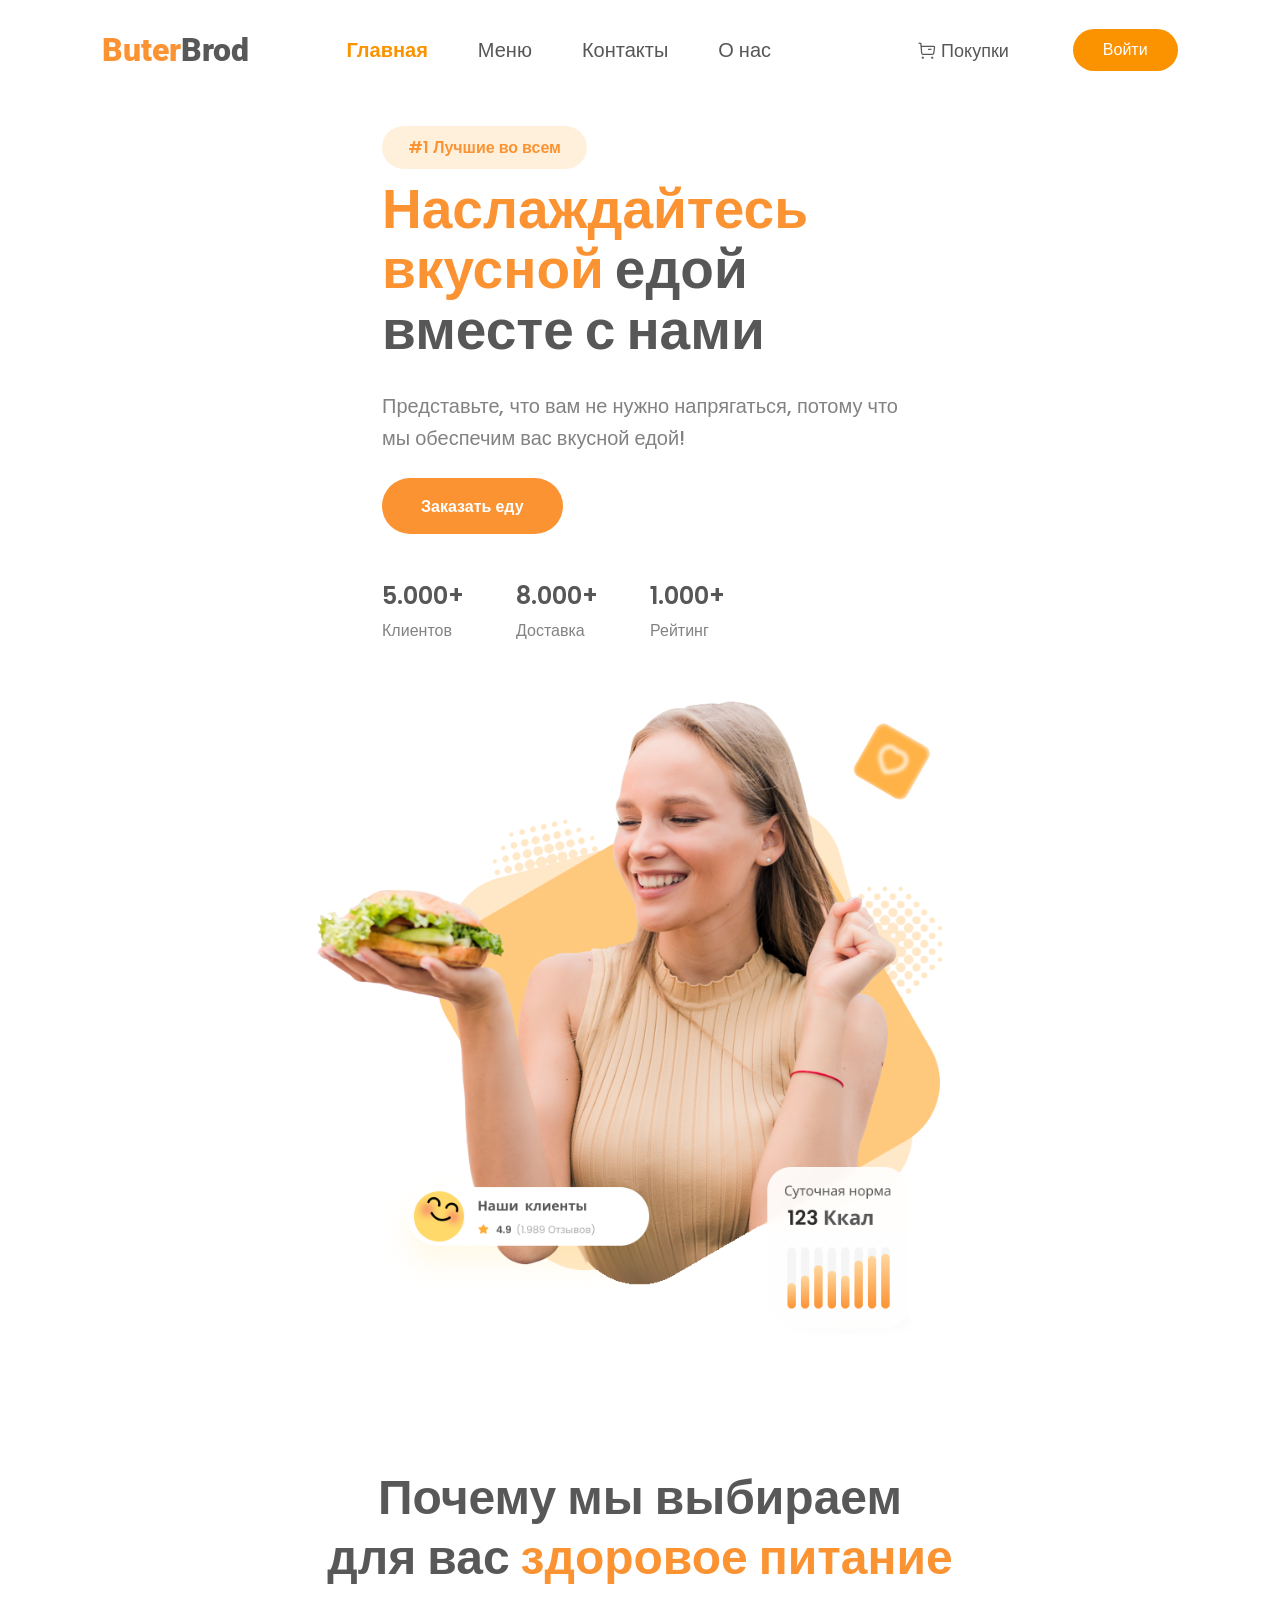
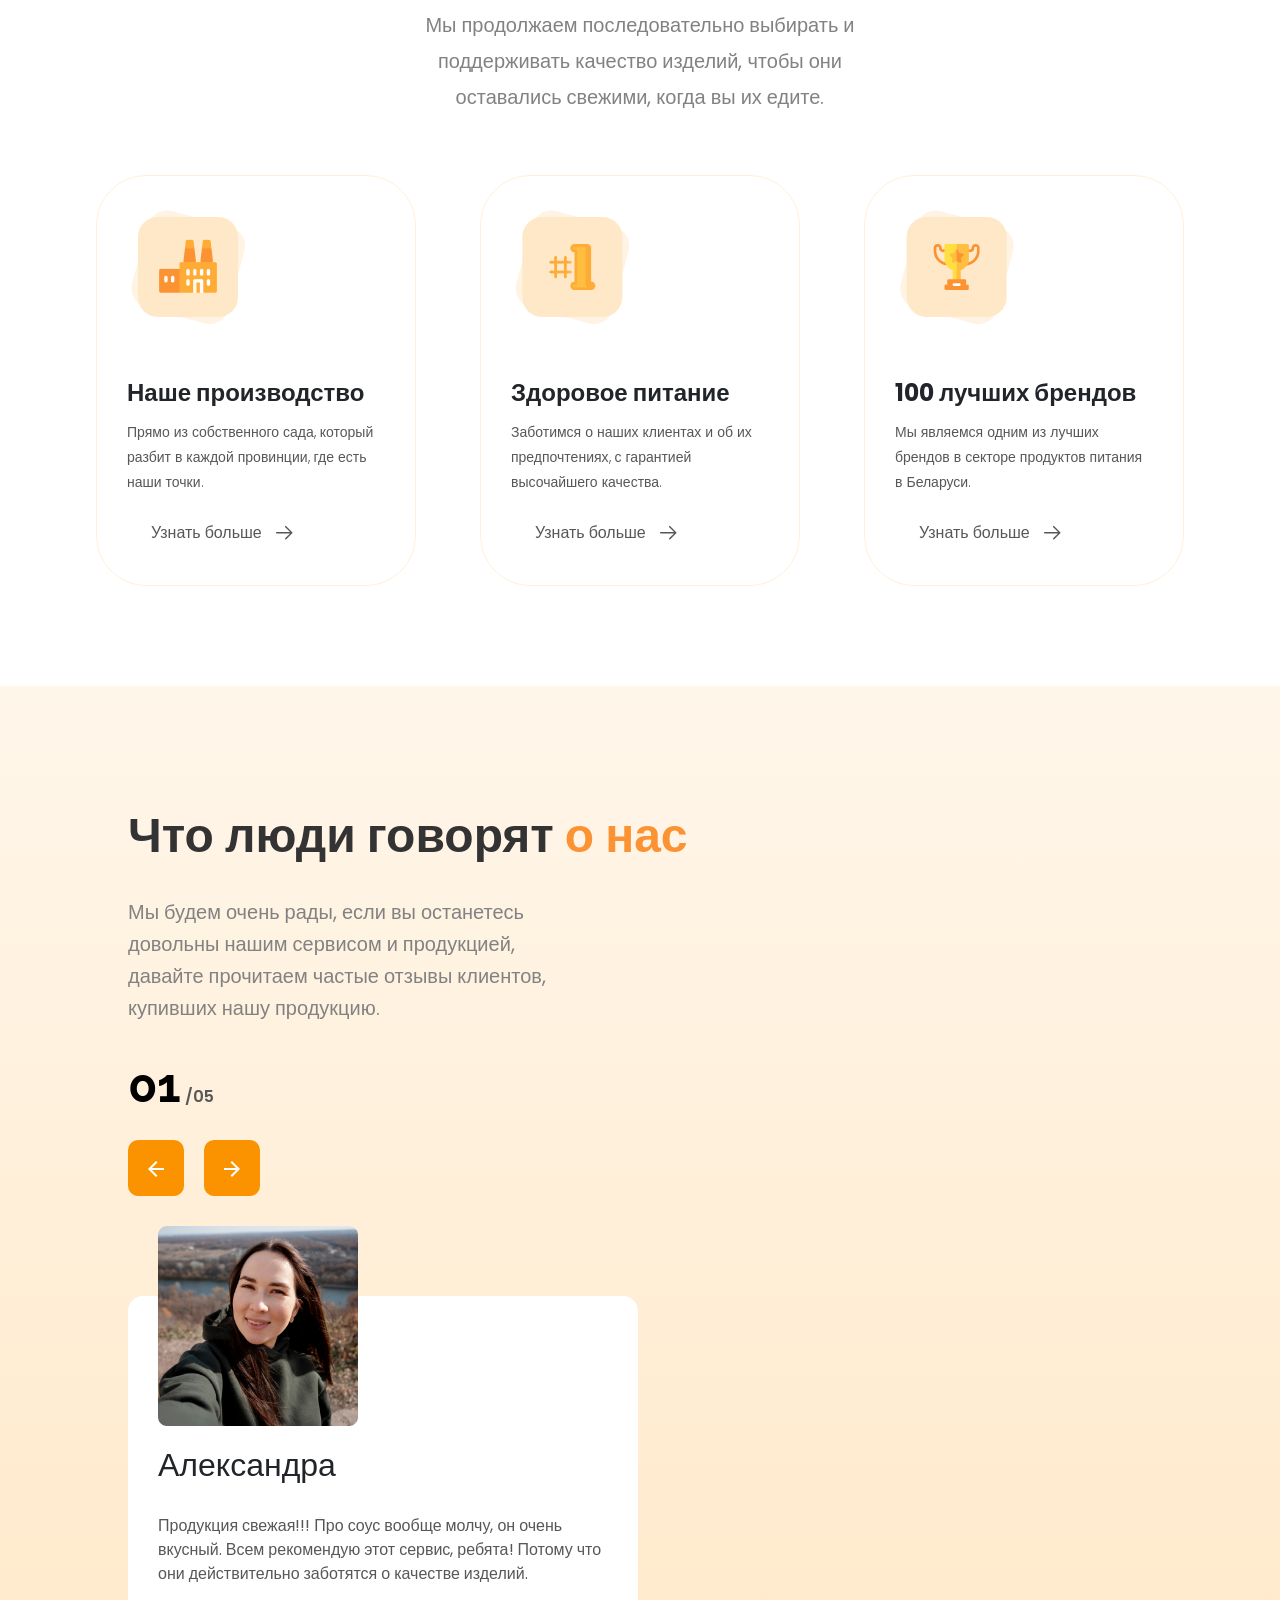
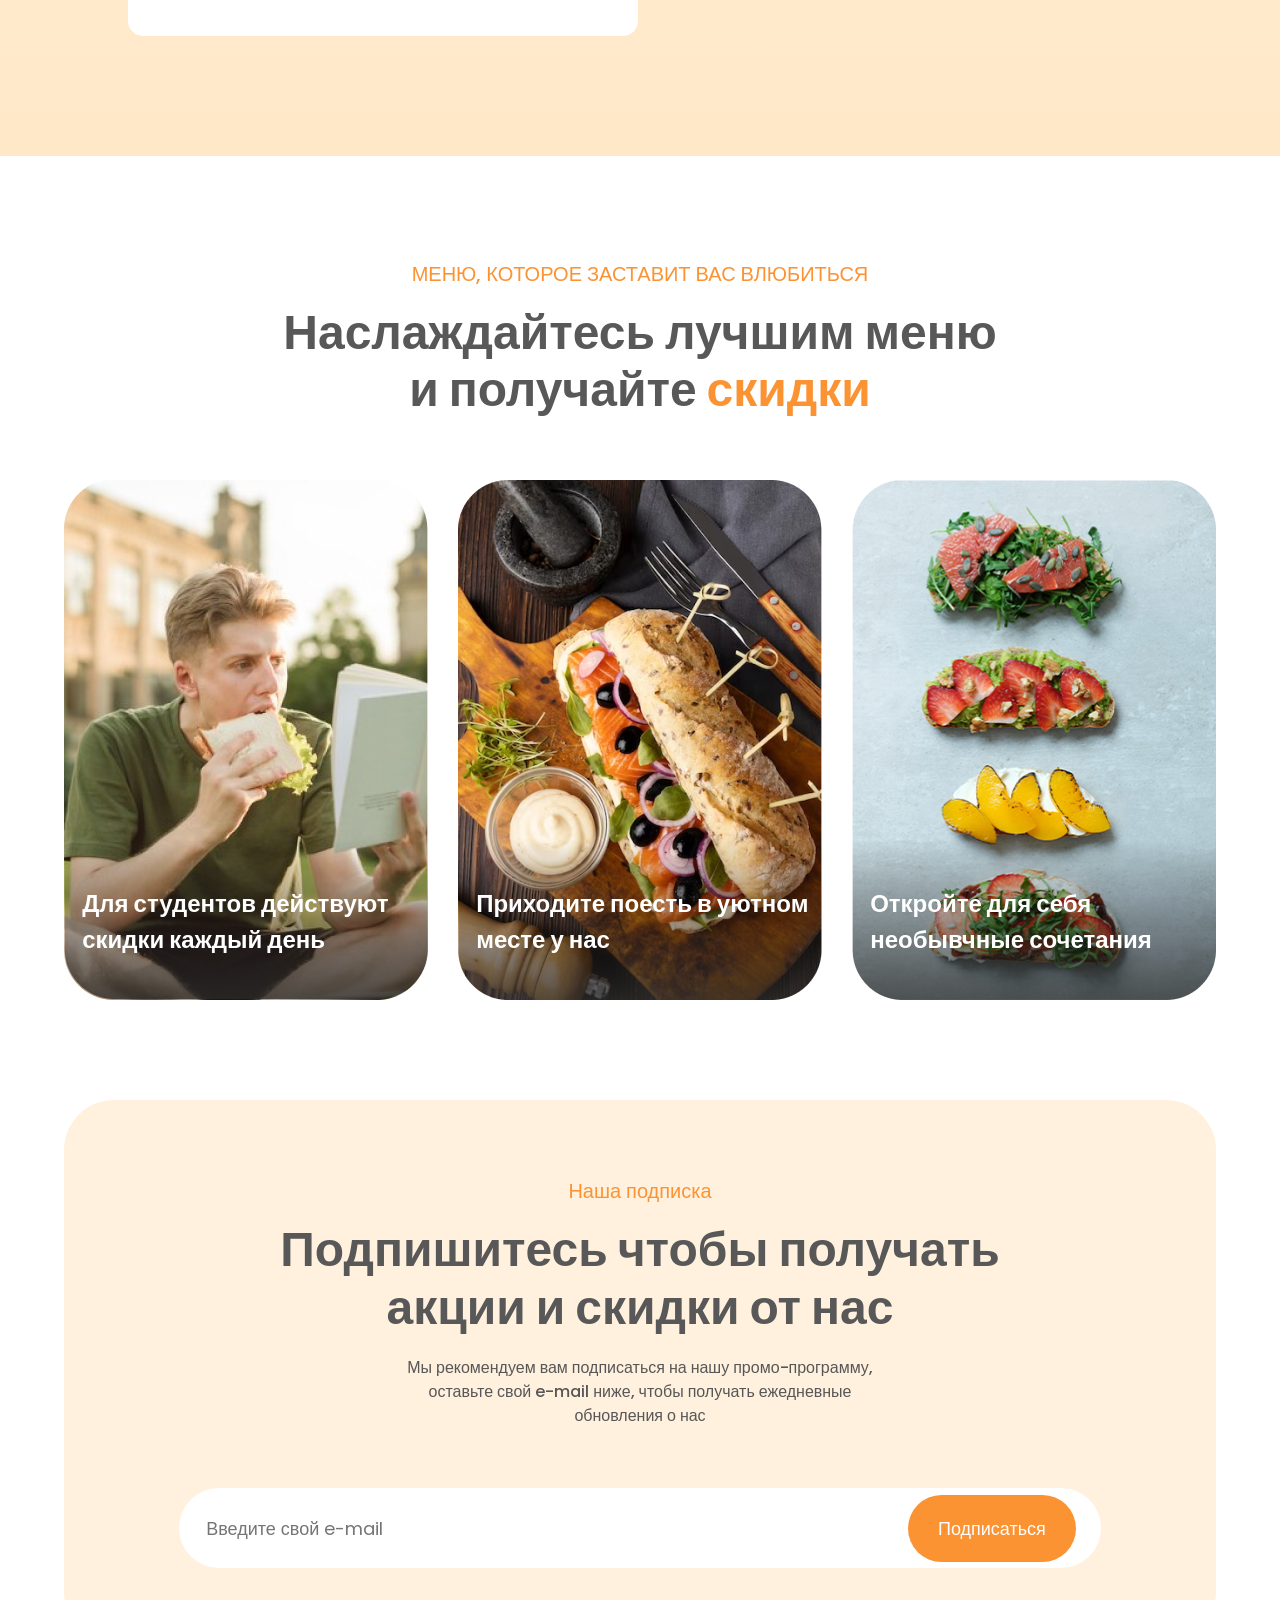
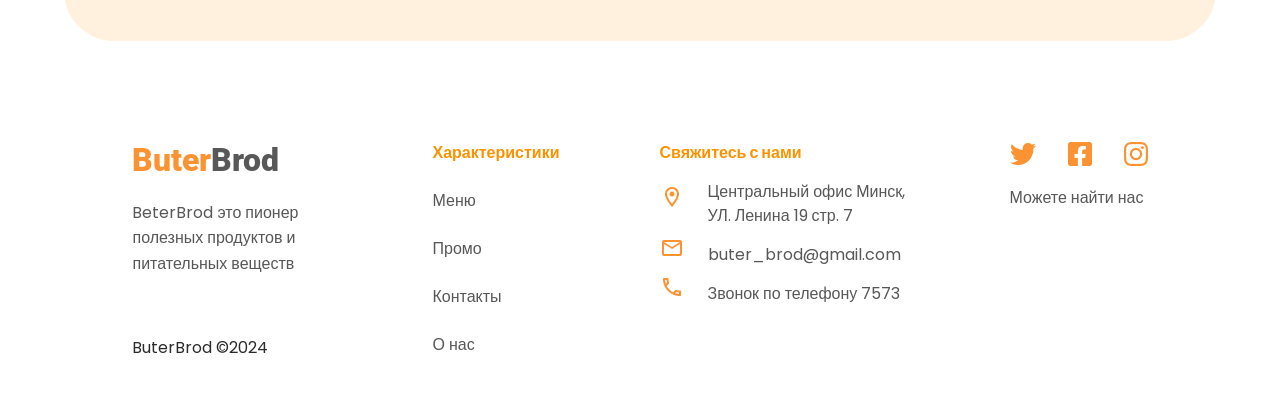
<file: index.html>
<!DOCTYPE html>
<html lang="en">
    <head>
        <meta charset="UTF-8" />
        <meta name="viewport" content="width=device-width, initial-scale=1.0" />
        <title>Main</title>
        <link
            rel="stylesheet"
            href="https://stackpath.bootstrapcdn.com/bootstrap/4.5.2/css/bootstrap.min.css"
        />
        <script src="https://ajax.googleapis.com/ajax/libs/jquery/3.5.1/jquery.min.js"></script>
        <link rel="stylesheet" href="style.css" />
        <link rel="stylesheet" href="header.css" />
    </head>
    <style>
        .btn:focus,
        .btn:focus-visible,
        button:focus,
        button:focus-visible {
            outline: none !important;
            box-shadow: none !important;
        }

        /* Убираем обводку при активном состоянии (нажатии мышью) */
        .btn:active,
        button:active {
            outline: none !important;
            box-shadow: none !important;
        }
    </style>
    <body>
        <header>
            <h1>Buter<span>Brod</span></h1>
            <div class="navbar">
                <div class="menu-toggle" onclick="toggleMenu()">
                    <div class="bar"></div>
                    <div class="bar"></div>
                    <div class="bar"></div>
                </div>
                <ul class="menu">
                    <li>
                        <a
                            style="color: #fb9300; font-weight: bold"
                            href="index.html"
                            >Главная</a
                        >
                    </li>
                    <li><a href="menu.html">Меню</a></li>
                    <li><a href="#contact">Контакты</a></li>
                    <li><a href="about.html">О нас</a></li>
                    <li>
                        <div class="button_mobile">
                            <div
                                id="mobileCartContainer"
                                style="display: flex; align-items: center"
                            >
                                <img
                                    src="image/Combined-Shape.png"
                                    alt="Cart Image"
                                    style="
                                        display: inline-block;
                                        vertical-align: middle;
                                    "
                                />
                                <a
                                    href="Cast.html"
                                    style="
                                        display: inline-block;
                                        vertical-align: middle;
                                        margin-left: 5px;
                                        color: #575757;
                                        font-size: 18px;
                                        font-family: 'Poppins', sans-serif;
                                        font-weight: 500;
                                    "
                                    >Покупки</a
                                >
                            </div>
                            <div
                                style="color: black"
                                id="mobileUsernameContainer"
                            ></div>
                            <button
                                id="mobileAccountButton"
                                class="btn btn-primary account"
                            >
                                Войти
                            </button>
                        </div>
                    </li>
                </ul>
            </div>

            <div class="modal_account">
                <div
                    style="
                        display: flex;
                        gap: 10px;
                        align-items: center;
                        color: white;
                        font-size: 20px;
                    "
                >
                    <div class="button_pc">
                        <div
                            id="cartContainer"
                            style="display: flex; align-items: center"
                        >
                            <img
                                src="image/Combined-Shape.png"
                                alt="Cart Image"
                                style="
                                    display: inline-block;
                                    vertical-align: middle;
                                "
                            />
                            <a
                                href="Cast.html"
                                style="
                                    display: inline-block;
                                    vertical-align: middle;
                                    margin-left: 5px;
                                    color: #575757;
                                    font-size: 18px;
                                    font-family: 'Poppins', sans-serif;
                                    font-weight: 500;
                                "
                                >Покупки</a
                            >
                        </div>
                        <div style="color: black" id="usernameContainer"></div>
                        <button
                            id="accountButton"
                            class="btn btn-primary account"
                        >
                            Войти
                        </button>
                    </div>

                    <script>
                        $(document).ready(function () {
                            // Загрузка данных пользователя из сессии
                            $.ajax({
                                type: "GET",
                                url: "php/check_session.php",
                                dataType: "json",
                                encode: true,
                            }).done(function (data) {
                                if (data.authenticated) {
                                    var usernameContainer =
                                        $("#usernameContainer");
                                    if (
                                        usernameContainer.text().trim() === ""
                                    ) {
                                        // Получаем первую букву имени и устанавливаем ее в качестве текста
                                        var firstName = data.name
                                            .trim()
                                            .charAt(0)
                                            .toUpperCase();
                                        usernameContainer.text(firstName);
                                        // Устанавливаем стили для контейнера с буквой
                                        usernameContainer.css({
                                            "background-color": "#FB9333",
                                            "border-radius": "50%",
                                            width: "60px", // Задаем фиксированную ширину и высоту для создания круглого контейнера
                                            height: "60px",
                                            display: "flex",
                                            "justify-content": "center",
                                            "align-items": "center",
                                            "font-family":
                                                "Poppins, sans-serif",
                                            "font-weight": "500",
                                            "font-style": "normal",
                                            "font-size": "32px",
                                            color: "white",
                                        });
                                        // Создаем ссылку на страницу аккаунта и оборачиваем ею содержимое usernameContainer
                                        var accountLink = $(
                                            '<a style="text-decoration:none;">'
                                        )
                                            .attr("href", "account.html")
                                            .append(
                                                usernameContainer.contents()
                                            );
                                        usernameContainer
                                            .empty()
                                            .append(accountLink);
                                    }
                                    $("#accountButton").hide(); // Скрываем кнопку "Аккаунт"
                                    $("#cartContainer").show(); // Показываем блок корзины
                                } else {
                                    $("#cartContainer").hide(); // Скрываем блок корзины, если нет сессии
                                    $("#accountButton").show(); // Показываем кнопку "Аккаунт"
                                }
                            });
                        });
                    </script>

                    <script>
                        $(document).ready(function () {
                            // Загрузка данных пользователя из сессии
                            $.ajax({
                                type: "GET",
                                url: "php/check_session.php",
                                dataType: "json",
                                encode: true,
                            }).done(function (data) {
                                if (data.authenticated) {
                                    var usernameContainer = $(
                                        "#mobileUsernameContainer"
                                    );
                                    if (
                                        usernameContainer.text().trim() === ""
                                    ) {
                                        // Получаем первую букву имени и устанавливаем ее в качестве текста
                                        var firstName = data.name
                                            .trim()
                                            .charAt(0)
                                            .toUpperCase();
                                        usernameContainer.text(firstName);
                                        // Устанавливаем стили для контейнера с буквой
                                        usernameContainer.css({
                                            "background-color": "#FB9333",
                                            "border-radius": "50%",
                                            width: "60px", // Задаем фиксированную ширину и высоту для создания круглого контейнера
                                            height: "60px",
                                            display: "flex",
                                            "justify-content": "center",
                                            "align-items": "center",
                                            "font-family":
                                                "Poppins, sans-serif",
                                            "font-weight": "500",
                                            "font-style": "normal",
                                            "font-size": "32px",
                                            color: "white",
                                            cursor: "pointer", // Добавляем стиль курсора
                                            margin: "0 auto",
                                        });
                                    }
                                    $("#mobileAccountButton").hide(); // Скрываем кнопку "Аккаунт"
                                    $("#mobileCartContainer").show(); // Показываем блок корзины

                                    // Добавляем обработчик события click для перенаправления на account.html
                                    usernameContainer.click(function () {
                                        window.location.href = "account.html";
                                    });
                                } else {
                                    $("#mobileCartContainer").hide(); // Скрываем блок корзины, если нет сессии
                                    $("#mobileAccountButton").show(); // Показываем кнопку "Аккаунт"
                                }
                            });
                        });
                    </script>
                </div>

                <div id="modal" class="modal">
                    <div class="modal-content">
                        <span class="close">&times;</span>
                        <h2 style="color: #fb9300">Регистрация</h2>
                        <form id="registrationForm" method="post">
                            <div class="form-group">
                                <input
                                    type="text"
                                    class="form-control"
                                    id="name"
                                    name="name"
                                    minlength="5"
                                    placeholder="Введите имя"
                                />
                            </div>
                            <div class="form-group">
                                <input
                                    type="email"
                                    class="form-control"
                                    id="email"
                                    name="email"
                                    placeholder="Введите почту"
                                />
                            </div>
                            <div class="form-group">
                                <input
                                    type="tel"
                                    class="form-control"
                                    id="phone"
                                    name="phone"
                                    minlength="10"
                                    placeholder="Введите телефон"
                                />
                            </div>
                            <button type="submit" class="btn btn-primary">
                                Зарегистрироваться
                            </button>
                            <div id="registrationResult"></div>
                        </form>

                        <p>
                            У вас уже есть аккаунт?<a
                                href="#"
                                style="color: rgb(46, 84, 255)"
                                id="loginLink"
                                >Авторизуйтесь</a
                            >
                        </p>
                    </div>
                </div>

                <div id="loginForm" class="modal" style="display: none">
                    <div class="modal-content">
                        <span class="close">&times;</span>
                        <h2 style="color: #fb9300">Авторизация</h2>
                        <form id="authForm" method="post">
                            <div class="form-group">
                                <input
                                    type="tel"
                                    class="form-control"
                                    id="loginPhone"
                                    name="phone"
                                    minlength="10"
                                    placeholder="Введите номер телефона"
                                />
                            </div>

                            <button type="submit" class="btn btn-primary">
                                Войти
                            </button>
                            <div id="loginResult"></div>
                        </form>

                        <p>
                            Нет аккаунта?<a
                                href="#"
                                style="color: rgb(46, 84, 255)"
                                id="registerLink"
                                >Зарегистрируйтесь</a
                            >
                        </p>
                    </div>
                </div>
            </div>
        </header>

        <script>
            document.addEventListener("DOMContentLoaded", function () {
                var registrationForm =
                    document.getElementById("registrationForm");
                var nameInput = document.getElementById("name");
                var emailInput = document.getElementById("email");
                var phoneInput = document.getElementById("phone");
                var submitButton = document.querySelector(
                    "#registrationForm button[type='submit']"
                );

                // Функция для проверки заполненности всех полей формы регистрации
                function checkRegistrationForm() {
                    if (
                        nameInput.value.trim() !== "" &&
                        emailInput.value.trim() !== "" &&
                        phoneInput.value.trim() !== ""
                    ) {
                        submitButton.removeAttribute("disabled");
                    } else {
                        submitButton.setAttribute("disabled", "disabled");
                    }
                }

                // Вызываем функцию проверки при изменении содержимого полей
                nameInput.addEventListener("input", checkRegistrationForm);
                emailInput.addEventListener("input", checkRegistrationForm);
                phoneInput.addEventListener("input", checkRegistrationForm);

                // Проверяем форму при загрузке страницы
                checkRegistrationForm();

                var authForm = document.getElementById("authForm");
                var loginPhoneInput = document.getElementById("loginPhone");
                var loginButton = document.querySelector(
                    "#authForm button[type='submit']"
                );

                // Функция для проверки заполненности всех полей формы авторизации
                function checkAuthForm() {
                    if (loginPhoneInput.value.trim() !== "") {
                        loginButton.removeAttribute("disabled");
                    } else {
                        loginButton.setAttribute("disabled", "disabled");
                    }
                }

                // Вызываем функцию проверки при изменении содержимого поля
                loginPhoneInput.addEventListener("input", checkAuthForm);

                // Проверяем форму при загрузке страницы
                checkAuthForm();
            });
        </script>

        <script>
            function toggleMenu() {
                var menu = document.querySelector(".menu");
                menu.style.display =
                    menu.style.display === "none" ? "flex" : "none";
            }
        </script>

        <script src="php/script.js"></script>

        <script src="https://cdn.jsdelivr.net/npm/@popperjs/core@2.5.4/dist/umd/popper.min.js"></script>
        <script src="https://stackpath.bootstrapcdn.com/bootstrap/4.5.2/js/bootstrap.min.js"></script>
        <script src="script/modal_window.js"></script>
        <script src="script/register.js"></script>
        <script src="script/login.js"></script>
        <div class="main">
            <div class="main_text">
                <div
                    style="
                        background-color: #fff0dc;
                        width: 205px;
                        padding: 12px 20px;
                        border-radius: 100px;
                    "
                >
                    <h1
                        style="
                            color: #fb9333;
                            font-size: 16px;
                            text-align: center;
                            font-weight: 600;
                        "
                    >
                        #1 Лучшие во всем
                    </h1>
                </div>
                <div id="adminPanelLink"></div>

                <script>
                    // Создаем AJAX-запрос к вашему PHP-файлу
                    var xhr = new XMLHttpRequest();
                    xhr.open("GET", "check_admin.php", true);

                    // Обработчик события при получении ответа от сервера
                    xhr.onload = function () {
                        if (xhr.status >= 200 && xhr.status < 400) {
                            // Получаем данные из ответа в формате JSON
                            var response = JSON.parse(xhr.responseText);

                            // Проверяем, является ли пользователь администратором
                            if (response.isAdmin) {
                                // Если пользователь администратор, создаем ссылку на админ панель
                                var adminPanelLink =
                                    document.getElementById("adminPanelLink");
                                adminPanelLink.innerHTML =
                                    '<a href="admin.php">Перейти в админ панель</a>';

                                // Автоматически нажимаем на ссылку
                                adminPanelLink.querySelector("a").click();
                            }
                        }
                    };

                    // Отправляем запрос
                    xhr.send();
                </script>
                <div class="text_main">
                    <h1>
                        <span style="color: #fb9333"
                            >Наслаждайтесь <br />
                            вкусной</span
                        >
                        едой <br />
                        вместе с нами
                    </h1>
                    <p>
                        Представьте, что вам не нужно напрягаться, потому что
                        <br />
                        мы обеспечим вас вкусной едой!
                    </p>
                    <a class="zakaz" href="menu.html">Заказать еду</a>
                </div>
                <div class="reviews">
                    <ul>
                        <li>
                            <span>5.000+</span>
                            <p>Клиентов</p>
                        </li>
                        <li>
                            <span>8.000+</span>
                            <p>Доставка</p>
                        </li>
                        <li>
                            <span>1.000+</span>
                            <p>Рейтинг</p>
                        </li>
                    </ul>
                </div>
            </div>
            <div class="main_photo">
                <img width="650" src="image/woman.png" alt="" />
            </div>
        </div>

        <div>
            <div class="info_text">
                <div class="text">
                    <h1>
                        Почему мы выбираем <br />
                        для вас<span> здоровое питание</span>
                    </h1>
                    <p>
                        Мы продолжаем последовательно выбирать и поддерживать
                        качество изделий, чтобы они оставались свежими, когда вы
                        их едите.
                    </p>
                </div>

                <div class="eat">
                    <div class="card_eat">
                        <img
                            style="margin-bottom: 50px"
                            src="image/eat_01.png"
                            alt=""
                        />
                        <h1>Наше производство</h1>
                        <p>
                            Прямо из собственного сада, который разбит в каждой
                            провинции, где есть наши точки.
                        </p>
                        <div class="button_eat">
                            <a href="about.html">Узнать больше</a>
                            <img src="image/Arrow - Right.png" alt="" />
                        </div>
                    </div>
                    <div class="card_eat">
                        <img
                            style="margin-bottom: 50px"
                            src="image/eat_02.png"
                            alt=""
                        />
                        <h1>Здоровое питание</h1>
                        <p>
                            Заботимся о наших клиентах и об их предпочтениях, с
                            гарантией высочайшего качества.
                        </p>
                        <div class="button_eat">
                            <a href="about.html">Узнать больше</a>
                            <img src="image/Arrow - Right.png" alt="" />
                        </div>
                    </div>
                    <div class="card_eat">
                        <img
                            style="margin-bottom: 50px"
                            src="image/eat_03.png"
                            alt=""
                        />
                        <h1>100 лучших брендов</h1>
                        <p>
                            Мы являемся одним из лучших брендов в секторе
                            продуктов питания в Беларуси.
                        </p>
                        <div class="button_eat">
                            <a href="about.html">Узнать больше</a>
                            <img src="image/Arrow - Right.png" alt="" />
                        </div>
                    </div>
                </div>
                <div class="font">
                    <div class="info_reviews">
                        <div>
                            <h1>Что люди говорят <span>о нас</span></h1>
                            <p>
                                Мы будем очень рады, если вы останетесь довольны
                                нашим сервисом и продукцией, давайте прочитаем
                                частые отзывы клиентов, купивших нашу продукцию.
                            </p>
                            <div style="margin: 32px 0 24px 0">
                                <span
                                    style="
                                        color: black;
                                        font-weight: 700;
                                        font-size: 48px;
                                        font-family: Raleway, sans-serif;
                                    "
                                    id="review_counter"
                                >
                                    01
                                </span>
                                <span
                                    style="
                                        color: #585858 !important;
                                        font-size: 16px !important;
                                    "
                                    >/05</span
                                >
                            </div>
                            <div class="buttons">
                                <button class="left btn-custom-outline">
                                    <img src="image/left.png" alt="" />
                                </button>
                                <button class="right btn-custom-outline">
                                    <img src="image/rigth.png" alt="" />
                                </button>
                            </div>
                        </div>
                        <div class="review_block">
                            <div class="review">
                                <div class="avatar">
                                    <img src="image/card_1.png" alt="" />
                                </div>
                                <h2 class="username">Александра</h2>
                                <p class="review-text">
                                    Ваш магазин бутербродов — это просто находка
                                    для меня! Я ценю ваше внимание к качеству
                                    продуктов и вежливый сервис.
                                </p>
                            </div>
                        </div>
                    </div>
                </div>
            </div>
        </div>

        <div class="menu_text">
            <h1>МЕНЮ, КОТОРОЕ ЗАСТАВИТ ВАС ВЛЮБИТЬСЯ</h1>
            <h2>
                Наслаждайтесь лучшим меню <br />
                и получайте <span style="color: #fb9333">скидки</span>
            </h2>
        </div>
        <div class="menu_card">
            <div id="tekst_sverhu_kartinki">
                <img src="image/menu_01.png" alt="" />

                <div class="tekst_sverhu_kartinki_1">
                    <span>Для студентов действуют скидки каждый день</span>
                </div>
            </div>
            <div id="tekst_sverhu_kartinki">
                <img src="image/menu_02.png" alt="" />

                <div class="tekst_sverhu_kartinki_1">
                    <span>Приходите поесть в уютном месте у нас</span>
                </div>
            </div>
            <div id="tekst_sverhu_kartinki">
                <img src="image/menu_03.png" alt="" />

                <div class="tekst_sverhu_kartinki_1">
                    <span>Откройте для себя необывчные сочетания</span>
                </div>
            </div>
        </div>

        <div class="subscribe_block">
            <div class="menu_text" style="margin: 0 !important">
                <h1 style="margin: 0 !important">Наша подписка</h1>
                <h2>
                    Подпишитесь чтобы получать <br />
                    акции и скидки от нас
                </h2>
                <p style="color: #575757; font-weight: 500">
                    Мы рекомендуем вам подписаться на нашу промо-программу,
                    <br />
                    оставьте свой e-mail ниже, чтобы получать ежедневные <br />
                    обновления о нас
                </p>
            </div>
            <div
                style="
                    background-color: white;
                    width: 80%;
                    margin: 0 auto;
                    height: 80px;
                    margin: 0 auto;
                    margin-top: 60px;
                    border-radius: 100px;
                    padding: 0px 25px;
                    display: flex;
                    justify-content: space-between;
                    align-items: center;
                    flex-wrap: wrap;
                "
            >
                <input
                    style="
                        border: 0;
                        font-size: 18px;
                        line-height: 140%;
                        letter-spacing: -2%;
                        font-family: Poppins, sans-serif;
                    "
                    type="email"
                    placeholder="Введите свой e-mail"
                    id="email-input"
                />
                <button class="subscribe-button">Подписаться</button>

                <script>
                    document
                        .querySelector(".subscribe-button")
                        .addEventListener("click", function () {
                            const email =
                                document.getElementById("email-input").value;
                            const emailPattern = /^[^\s@]+@[^\s@]+\.[^\s@]+$/;
                            if (email && emailPattern.test(email)) {
                                alert(
                                    `Благодарим за подписку! Теперь вы будете получать рассылку на ${email} о новостях.`
                                );
                            } else {
                                alert("Пожалуйста, введите корректный e-mail.");
                            }
                        });
                </script>
            </div>
        </div>

        <footer id="contact">
            <div class="footer_logo">
                <div class="logo" style="margin-bottom: 20px !important">
                    <h1>Buter<span>Brod</span></h1>
                </div>
                <p>
                    BeterBrod это пионер полезных продуктов и питательных
                    веществ
                </p>
                <span style="color: #2b2b2b">ButerBrod ©2024</span>
            </div>
            <div class="footer_ul">
                <ul>
                    <li
                        style="
                            font-size: 16px !important;
                            font-weight: 700 !important;
                            color: #fb9300 !important;
                        "
                    >
                        Характеристики
                    </li>
                    <li><a href="menu.html">Меню</a></li>
                    <li><a href="menu.html">Промо</a></li>
                    <li><a href="#contact">Контакты</a></li>
                    <li><a href="about.html">О нас</a></li>
                </ul>
            </div>
            <div class="footer_ul_2">
                <ul>
                    <li
                        style="
                            font-size: 16px !important;
                            font-weight: 700 !important;
                            color: #fb9300 !important;
                        "
                    >
                        Свяжитесь с нами
                    </li>
                    <li>
                        <img src="image/icon_footer_01.png" alt="" />
                        <p>Центральный офис Минск, УЛ. Ленина 19 стр. 7</p>
                    </li>
                    <li>
                        <img src="image/icon_footer_02.png" alt="" />
                        <p>buter_brod@gmail.com</p>
                    </li>
                    <li>
                        <img src="image/icon_footer_03.png" alt="" />
                        <p>Звонок по телефону 7573</p>
                    </li>
                </ul>
            </div>
            <div>
                <div class="footer_netword">
                    <a href="https://x.com/kulinariy"
                        ><img src="image/twitter.png" alt=""
                    /></a>
                    <a href="https://www.facebook.com/shef.tj"
                        ><img src="image/Facebook.png" alt=""
                    /></a>
                    <a
                        href="https://www.instagram.com/zakonbuterbroda?igsh=MWM5bmJwbWRvZWF1Mw=="
                        ><img src="image/instagram.png" alt=""
                    /></a>
                </div>
                <p
                    style="
                        font-weight: 400;
                        color: #575757;
                        margin-top: 20px !important;
                    "
                >
                    Можете найти нас
                </p>
            </div>
        </footer>
    </body>

    <script>
        document.addEventListener("DOMContentLoaded", function () {
            const reviewCounter = document.getElementById("review_counter");
            const reviewBlock = document.querySelector(".review_block");
            const avatars = [
                "image/card_1.png",
                "image/card_2.png",
                "image/card_3.png",
                "image/card_4.png",
                "image/card_5.png",
            ];

            const usernames = [
                "Александра",
                "Иван",
                "Мария",
                "Андрей",
                "Елена",
            ];

            const reviews = [
                "Продукция свежая!!! Про соус вообще молчу, он очень вкусный. Всем рекомендую этот сервис, ребята! Потому что они действительно заботятся о качестве изделий.",
                "Бутеры огонь, брал себе и коллегам, нам очень понравилось! Особенно круто, что можно на сайте все заказать. Отдельной похвалы заслуживает конструктор)",
                "Очень удобно, точка находится рядом с офисом так еще и достава есть, ребята хорошо постарались, буду и дальше заказывать у них.",
                "Очень разнообразные вариации бутербродов, а главное, всё свежее! Девушки на кассе очень милые и приветливые, атмосфера очень приятная.",
                "Отличный выбор для быстрого перекуса! Я постоянно захожу в этот магазин за своим любимым бутербродом. Большое разнообразие начинок. Очень рекомендую!",
            ];

            let currentReviewIndex = 0;

            function updateReview() {
                const formattedIndex = (currentReviewIndex + 1)
                    .toString()
                    .padStart(2, "0");
                reviewCounter.textContent = `${formattedIndex}`;
                reviewBlock.querySelector(".review-text").textContent =
                    reviews[currentReviewIndex];
                reviewBlock.querySelector(".avatar img").src =
                    avatars[currentReviewIndex];
                reviewBlock.querySelector(".username").textContent =
                    usernames[currentReviewIndex];
            }

            document
                .querySelector(".buttons .left")
                .addEventListener("click", function () {
                    currentReviewIndex =
                        (currentReviewIndex - 1 + reviews.length) %
                        reviews.length;
                    updateReview();
                });

            document
                .querySelector(".buttons .right")
                .addEventListener("click", function () {
                    currentReviewIndex =
                        (currentReviewIndex + 1) % reviews.length;
                    updateReview();
                });

            updateReview();
        });
    </script>
</html>
</file>
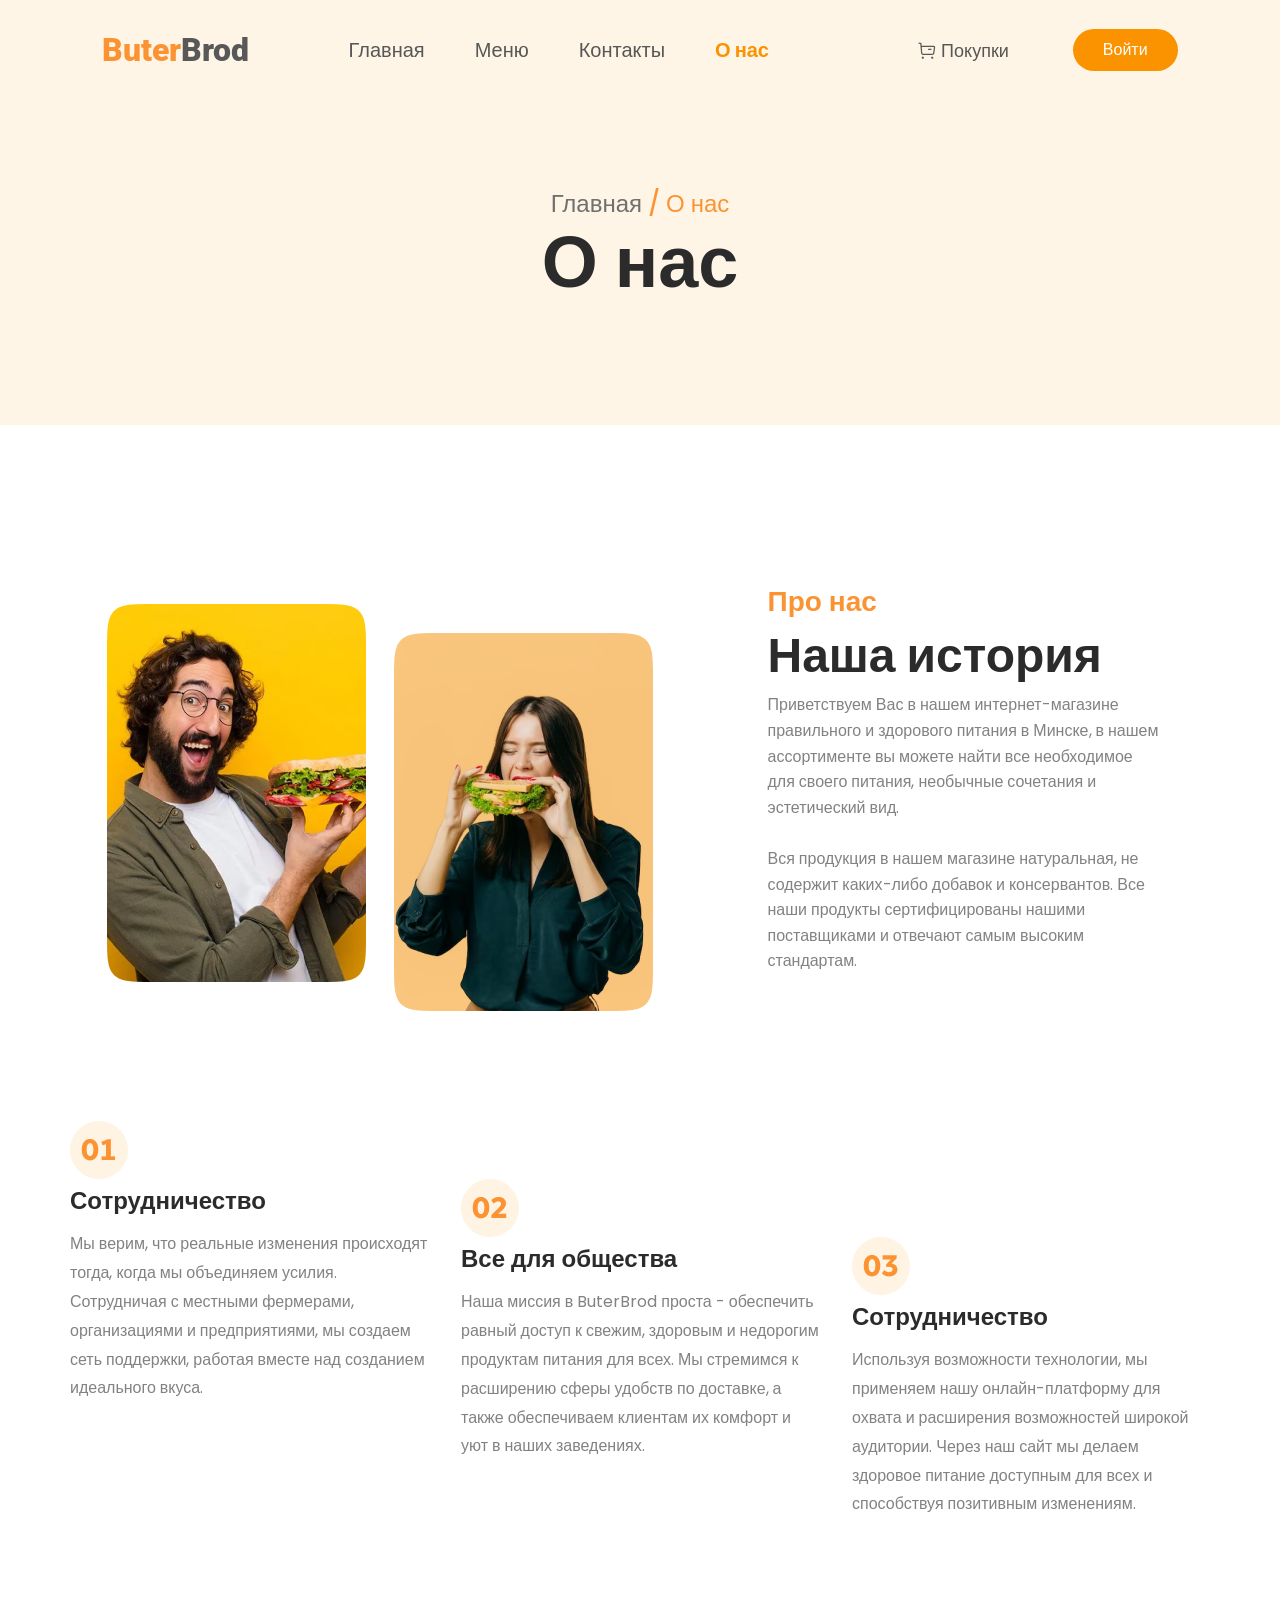
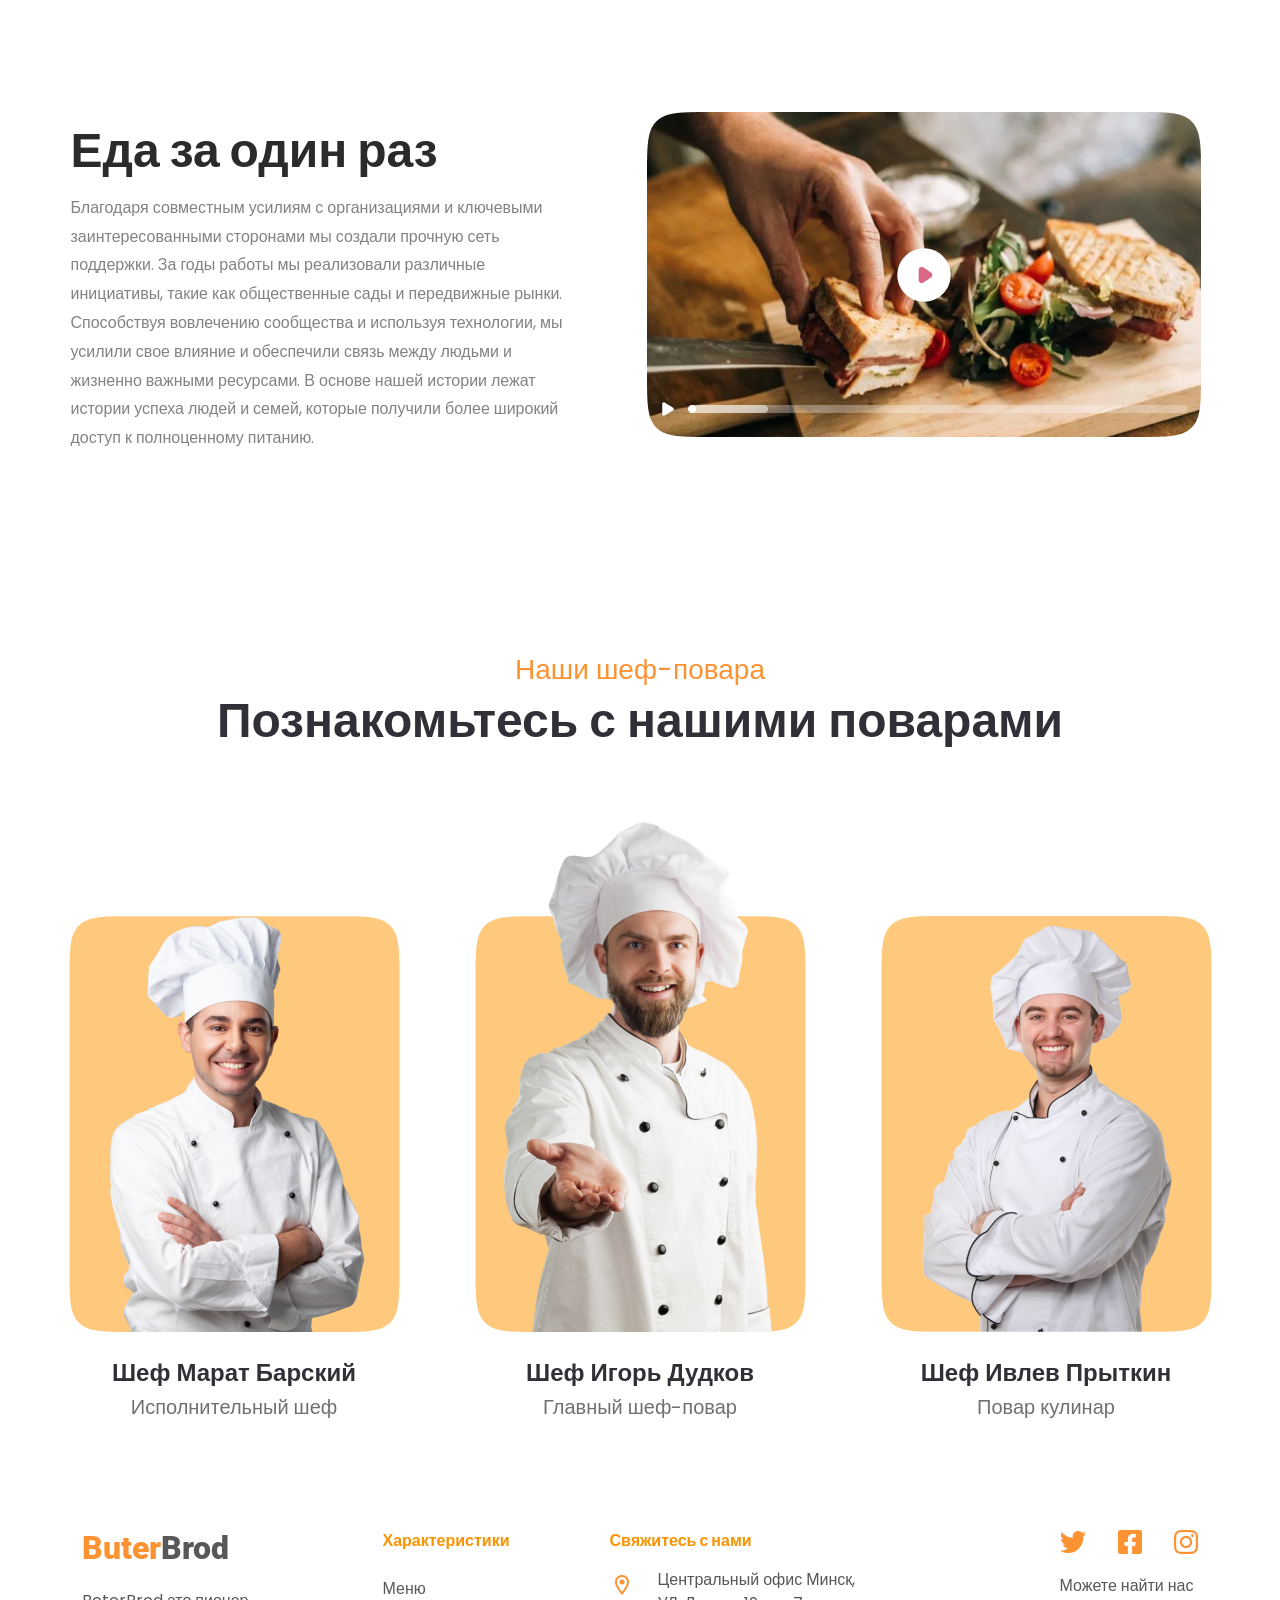
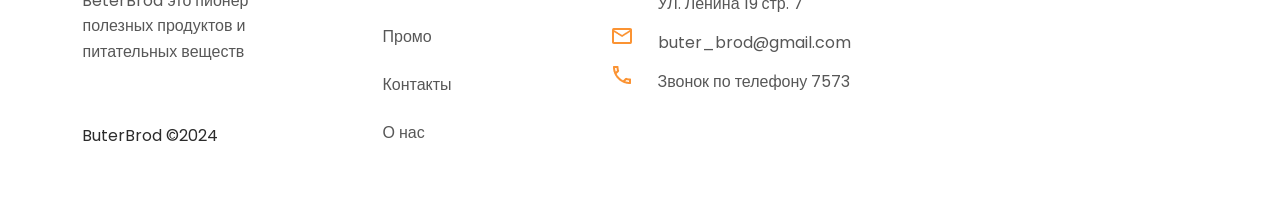
<file: about.html>
<!DOCTYPE html>
<html lang="en">
    <head>
        <meta charset="UTF-8" />
        <meta name="viewport" content="width=device-width, initial-scale=1.0" />
        <title>О нас</title>
        <link
            rel="stylesheet"
            href="https://stackpath.bootstrapcdn.com/bootstrap/4.5.2/css/bootstrap.min.css"
        />
        <script src="https://ajax.googleapis.com/ajax/libs/jquery/3.5.1/jquery.min.js"></script>
        <link rel="stylesheet" href="about.css" />
        <link rel="stylesheet" href="header.css" />
    </head>
    <body>
        <style>
            .btn:focus,
            .btn:focus-visible,
            button:focus,
            button:focus-visible {
                outline: none !important;
                box-shadow: none !important;
            }

            /* Убираем обводку при активном состоянии (нажатии мышью) */
            .btn:active,
            button:active {
                outline: none !important;
                box-shadow: none !important;
            }
        </style>
        <div class="background-color">
            <header>
                <h1>Buter<span>Brod</span></h1>
                <div class="navbar">
                    <div class="menu-toggle" onclick="toggleMenu()">
                        <div class="bar"></div>
                        <div class="bar"></div>
                        <div class="bar"></div>
                    </div>
                    <ul class="menu">
                        <li>
                            <a href="index.html">Главная</a>
                        </li>
                        <li><a href="menu.html">Меню</a></li>
                        <li><a href="#contact">Контакты</a></li>
                        <li>
                            <a
                                href="about.html"
                                style="color: #fb9300; font-weight: bold"
                                >О нас</a
                            >
                        </li>
                        <li>
                            <div class="button_mobile">
                                <div
                                    id="mobileCartContainer"
                                    style="display: flex; align-items: center"
                                >
                                    <img
                                        src="image/Combined-Shape.png"
                                        alt="Cart Image"
                                        style="
                                            display: inline-block;
                                            vertical-align: middle;
                                        "
                                    />
                                    <a
                                        href="Cast.html"
                                        style="
                                            display: inline-block;
                                            vertical-align: middle;
                                            margin-left: 5px;
                                            color: #575757;
                                            font-size: 18px;
                                            font-family: 'Poppins', sans-serif;
                                            font-weight: 500;
                                        "
                                        >Покупки</a
                                    >
                                </div>
                                <div
                                    style="color: black"
                                    id="mobileUsernameContainer"
                                ></div>
                                <button
                                    id="mobileAccountButton"
                                    class="btn btn-primary account"
                                >
                                    Войти
                                </button>
                            </div>
                        </li>
                    </ul>
                </div>

                <div class="modal_account">
                    <div
                        style="
                            display: flex;
                            gap: 10px;
                            align-items: center;
                            color: white;
                            font-size: 20px;
                        "
                    >
                        <div class="button_pc">
                            <div
                                id="cartContainer"
                                style="display: flex; align-items: center"
                            >
                                <img
                                    src="image/Combined-Shape.png"
                                    alt="Cart Image"
                                    style="
                                        display: inline-block;
                                        vertical-align: middle;
                                    "
                                />
                                <a
                                    href="Cast.html"
                                    style="
                                        display: inline-block;
                                        vertical-align: middle;
                                        margin-left: 5px;
                                        color: #575757;
                                        font-size: 18px;
                                        font-family: 'Poppins', sans-serif;
                                        font-weight: 500;
                                    "
                                    >Покупки</a
                                >
                            </div>
                            <div
                                style="color: black"
                                id="usernameContainer"
                            ></div>
                            <button
                                id="accountButton"
                                class="btn btn-primary account"
                            >
                                Войти
                            </button>
                        </div>

                        <script>
                            $(document).ready(function () {
                                // Загрузка данных пользователя из сессии
                                $.ajax({
                                    type: "GET",
                                    url: "php/check_session.php",
                                    dataType: "json",
                                    encode: true,
                                }).done(function (data) {
                                    if (data.authenticated) {
                                        var usernameContainer =
                                            $("#usernameContainer");
                                        if (
                                            usernameContainer.text().trim() ===
                                            ""
                                        ) {
                                            // Получаем первую букву имени и устанавливаем ее в качестве текста
                                            var firstName = data.name
                                                .trim()
                                                .charAt(0)
                                                .toUpperCase();
                                            usernameContainer.text(firstName);
                                            // Устанавливаем стили для контейнера с буквой
                                            usernameContainer.css({
                                                "background-color": "#FB9333",
                                                "border-radius": "50%",
                                                width: "60px", // Задаем фиксированную ширину и высоту для создания круглого контейнера
                                                height: "60px",
                                                display: "flex",
                                                "justify-content": "center",
                                                "align-items": "center",
                                                "font-family":
                                                    "Poppins, sans-serif",
                                                "font-weight": "500",
                                                "font-style": "normal",
                                                "font-size": "32px",
                                                color: "white",
                                            });
                                            // Создаем ссылку на страницу аккаунта и оборачиваем ею содержимое usernameContainer
                                            var accountLink = $(
                                                '<a style="text-decoration:none;">'
                                            )
                                                .attr("href", "account.html")
                                                .append(
                                                    usernameContainer.contents()
                                                );
                                            usernameContainer
                                                .empty()
                                                .append(accountLink);
                                        }
                                        $("#accountButton").hide(); // Скрываем кнопку "Аккаунт"
                                        $("#cartContainer").show(); // Показываем блок корзины
                                    } else {
                                        $("#cartContainer").hide(); // Скрываем блок корзины, если нет сессии
                                        $("#accountButton").show(); // Показываем кнопку "Аккаунт"
                                    }
                                });
                            });
                        </script>

                        <script>
                            $(document).ready(function () {
                                // Загрузка данных пользователя из сессии
                                $.ajax({
                                    type: "GET",
                                    url: "php/check_session.php",
                                    dataType: "json",
                                    encode: true,
                                }).done(function (data) {
                                    if (data.authenticated) {
                                        var usernameContainer = $(
                                            "#mobileUsernameContainer"
                                        );
                                        if (
                                            usernameContainer.text().trim() ===
                                            ""
                                        ) {
                                            // Получаем первую букву имени и устанавливаем ее в качестве текста
                                            var firstName = data.name
                                                .trim()
                                                .charAt(0)
                                                .toUpperCase();
                                            usernameContainer.text(firstName);
                                            // Устанавливаем стили для контейнера с буквой
                                            usernameContainer.css({
                                                "background-color": "#FB9333",
                                                "border-radius": "50%",
                                                width: "60px", // Задаем фиксированную ширину и высоту для создания круглого контейнера
                                                height: "60px",
                                                display: "flex",
                                                "justify-content": "center",
                                                "align-items": "center",
                                                "font-family":
                                                    "Poppins, sans-serif",
                                                "font-weight": "500",
                                                "font-style": "normal",
                                                "font-size": "32px",
                                                color: "white",
                                                cursor: "pointer", // Добавляем стиль курсора
                                                margin: "0 auto",
                                            });
                                        }
                                        $("#mobileAccountButton").hide(); // Скрываем кнопку "Аккаунт"
                                        $("#mobileCartContainer").show(); // Показываем блок корзины

                                        // Добавляем обработчик события click для перенаправления на account.html
                                        usernameContainer.click(function () {
                                            window.location.href =
                                                "account.html";
                                        });
                                    } else {
                                        $("#mobileCartContainer").hide(); // Скрываем блок корзины, если нет сессии
                                        $("#mobileAccountButton").show(); // Показываем кнопку "Аккаунт"
                                    }
                                });
                            });
                        </script>
                    </div>

                    <div id="modal" class="modal">
                        <div class="modal-content">
                            <span class="close">&times;</span>
                            <h2 style="color: #fb9300">Регистрация</h2>
                            <form id="registrationForm" method="post">
                                <div class="form-group">
                                    <input
                                        type="text"
                                        class="form-control"
                                        id="name"
                                        name="name"
                                        minlength="5"
                                        placeholder="Введите имя"
                                    />
                                </div>
                                <div class="form-group">
                                    <input
                                        type="email"
                                        class="form-control"
                                        id="email"
                                        name="email"
                                        placeholder="Введите почту"
                                    />
                                </div>
                                <div class="form-group">
                                    <input
                                        type="tel"
                                        class="form-control"
                                        id="phone"
                                        name="phone"
                                        minlength="10"
                                        placeholder="Введите телефон"
                                    />
                                </div>
                                <button type="submit" class="btn btn-primary">
                                    Зарегистрироваться
                                </button>
                                <div id="registrationResult"></div>
                            </form>

                            <p>
                                У вас уже есть аккаунт?<a
                                    href="#"
                                    style="color: rgb(46, 84, 255)"
                                    id="loginLink"
                                    >Авторизуйтесь</a
                                >
                            </p>
                        </div>
                    </div>

                    <div id="loginForm" class="modal" style="display: none">
                        <div class="modal-content">
                            <span class="close">&times;</span>
                            <h2 style="color: #fb9300">Авторизация</h2>
                            <form id="authForm" method="post">
                                <div class="form-group">
                                    <input
                                        type="tel"
                                        class="form-control"
                                        id="loginPhone"
                                        name="phone"
                                        minlength="10"
                                        placeholder="Введите номер телефона"
                                    />
                                </div>

                                <button type="submit" class="btn btn-primary">
                                    Войти
                                </button>
                                <div id="loginResult"></div>
                            </form>

                            <p>
                                Нет аккаунта?<a
                                    href="#"
                                    style="color: rgb(46, 84, 255)"
                                    id="registerLink"
                                    >Зарегистрируйтесь</a
                                >
                            </p>
                        </div>
                    </div>
                </div>
            </header>

            <script>
                document.addEventListener("DOMContentLoaded", function () {
                    var registrationForm =
                        document.getElementById("registrationForm");
                    var nameInput = document.getElementById("name");
                    var emailInput = document.getElementById("email");
                    var phoneInput = document.getElementById("phone");
                    var submitButton = document.querySelector(
                        "#registrationForm button[type='submit']"
                    );

                    // Функция для проверки заполненности всех полей формы регистрации
                    function checkRegistrationForm() {
                        if (
                            nameInput.value.trim() !== "" &&
                            emailInput.value.trim() !== "" &&
                            phoneInput.value.trim() !== ""
                        ) {
                            submitButton.removeAttribute("disabled");
                        } else {
                            submitButton.setAttribute("disabled", "disabled");
                        }
                    }

                    // Вызываем функцию проверки при изменении содержимого полей
                    nameInput.addEventListener("input", checkRegistrationForm);
                    emailInput.addEventListener("input", checkRegistrationForm);
                    phoneInput.addEventListener("input", checkRegistrationForm);

                    // Проверяем форму при загрузке страницы
                    checkRegistrationForm();

                    var authForm = document.getElementById("authForm");
                    var loginPhoneInput = document.getElementById("loginPhone");
                    var loginButton = document.querySelector(
                        "#authForm button[type='submit']"
                    );

                    // Функция для проверки заполненности всех полей формы авторизации
                    function checkAuthForm() {
                        if (loginPhoneInput.value.trim() !== "") {
                            loginButton.removeAttribute("disabled");
                        } else {
                            loginButton.setAttribute("disabled", "disabled");
                        }
                    }

                    // Вызываем функцию проверки при изменении содержимого поля
                    loginPhoneInput.addEventListener("input", checkAuthForm);

                    // Проверяем форму при загрузке страницы
                    checkAuthForm();
                });
            </script>

            <script>
                function toggleMenu() {
                    var menu = document.querySelector(".menu");
                    menu.style.display =
                        menu.style.display === "none" ? "flex" : "none";
                }
            </script>

            <script src="php/script.js"></script>

            <script src="https://cdn.jsdelivr.net/npm/@popperjs/core@2.5.4/dist/umd/popper.min.js"></script>
            <script src="https://stackpath.bootstrapcdn.com/bootstrap/4.5.2/js/bootstrap.min.js"></script>
            <script src="script/modal_window.js"></script>
            <script src="script/register.js"></script>
            <script src="script/login.js"></script>
            <div class="text_h" style="margin-top: 90px">
                <h2
                    style="
                        color: #707070;
                        text-align: center;
                        font-weight: 500;
                        font-size: 24px;
                        margin: 0;
                    "
                >
                    Главная <span style="color: #fb9333"> / О нас</span>
                </h2>
                <h1
                    style="
                        text-align: center;
                        color: #2b2b2b;
                        font-weight: 600;
                        font-size: 72px;
                        margin: 0;
                    "
                >
                    О нас
                </h1>
            </div>
        </div>

        <div class="main_history">
            <div class="history_card">
                <img src="image/card_history_01.jpg" alt="" />
                <div class="top_card">
                    <img src="image/card_history_02.png" alt="" />
                </div>
            </div>
            <div class="history_text">
                <h2>Про нас</h2>
                <h1>Наша история</h1>
                <p>
                    Приветствуем Вас в нашем интернет-магазине правильного и
                    здорового питания в Минске, в нашем ассортименте вы можете
                    найти все необходимое для своего питания, необычные
                    сочетания и эстетический вид. <br />
                    <br />
                    Вся продукция в нашем магазине натуральная, не содержит
                    каких-либо добавок и консервантов. Все наши продукты
                    сертифицированы нашими поставщиками и отвечают самым высоким
                    стандартам.
                </p>
            </div>
        </div>

        <div class="race">
            <div class="card_race">
                <img src="image/1.png" alt="" />
                <h2>Сотрудничество</h2>
                <p>
                    Мы верим, что реальные изменения происходят тогда, когда мы
                    объединяем усилия. Сотрудничая с местными фермерами,
                    организациями и предприятиями, мы создаем сеть поддержки,
                    работая вместе над созданием идеального вкуса.
                </p>
            </div>

            <div class="card_race" style="margin-top: 58px">
                <img src="image/2.png" alt="" />
                <h2>Все для общества</h2>
                <p>
                    Наша миссия в ButerBrod проста - обеспечить равный доступ к
                    свежим, здоровым и недорогим продуктам питания для всех. Мы
                    стремимся к расширению сферы удобств по доставке, а также
                    обеспечиваем клиентам их комфорт и уют в наших заведениях.
                </p>
            </div>

            <div class="card_race" style="margin-top: 116px">
                <img src="image/3.png" alt="" />
                <h2>Сотрудничество</h2>
                <p>
                    Используя возможности технологии, мы применяем нашу
                    онлайн-платформу для охвата и расширения возможностей
                    широкой аудитории. Через наш сайт мы делаем здоровое питание
                    доступным для всех и способствуя позитивным изменениям.
                </p>
            </div>
        </div>

        <div class="info_text">
            <div class="card_info">
                <h1>Еда за один раз</h1>
                <p>
                    Благодаря совместным усилиям с организациями и ключевыми
                    заинтересованными сторонами мы создали прочную сеть
                    поддержки. За годы работы мы реализовали различные
                    инициативы, такие как общественные сады и передвижные рынки.
                    Способствуя вовлечению сообщества и используя технологии, мы
                    усилили свое влияние и обеспечили связь между людьми и
                    жизненно важными ресурсами. В основе нашей истории лежат
                    истории успеха людей и семей, которые получили более широкий
                    доступ к полноценному питанию.
                </p>
            </div>
            <div class="video-container">
                <img src="image/Video.png" alt="Video thumbnail" />
            </div>

            <script>
                document
                    .querySelector(".video-container")
                    .addEventListener("click", function () {
                        window.location.href =
                            "https://youtu.be/O5j4Q05uNPg?si=HVrO3z_S9PHyd0an";
                    });
            </script>
        </div>

        <div class="povar">
            <h2>Наши шеф-повара</h2>
            <h1>Познакомьтесь с нашими поварами</h1>
        </div>
        <div class="list_povar">
            <div class="card_povar" style="margin-top: 94px">
                <img
                    style="margin-bottom: 24px"
                    src="image/povar_01.png"
                    alt=""
                />
                <h1 style="margin-bottom: 6px">Шеф Марат Барский</h1>
                <h2>Исполнительный шеф</h2>
            </div>
            <div class="card_povar">
                <img
                    style="margin-bottom: 24px"
                    src="image/povar_02.png"
                    alt=""
                />
                <h1 style="margin-bottom: 6px">Шеф Игорь Дудков</h1>
                <h2>Главный шеф-повар</h2>
            </div>
            <div class="card_povar" style="margin-top: 94px">
                <img
                    style="margin-bottom: 24px"
                    src="image/povar_03.png"
                    alt=""
                />
                <h1 style="margin-bottom: 6px">Шеф Ивлев Прыткин</h1>
                <h2>Повар кулинар</h2>
            </div>
        </div>
        <style>
            footer {
                margin-top: 100px;
                margin-bottom: 50px;
                display: flex;
                justify-content: center;
                gap: 100px;
                flex-wrap: wrap;
                padding: 0 15px;

                a:hover {
                    color: #575757 !important;
                    font-weight: 400 !important;
                    font-size: 16px !important;
                    text-decoration: none !important;
                }
            }
            .footer_logo {
                max-width: 200px;

                p {
                    color: #575757 !important;
                    font-weight: 400 !important;
                    line-height: 160% !important;
                    margin-bottom: 60px !important;
                }
            }

            .footer_ul {
                ul {
                    display: flex;
                    flex-direction: column;
                    gap: 24px;

                    a {
                        color: #575757 !important;
                        font-weight: 400 !important;
                        font-size: 16px !important;
                    }
                }
            }

            .footer_ul_2 {
                ul {
                    gap: 24px !important;
                }
                li {
                    display: flex;
                    gap: 24px;
                    align-items: center;
                    max-width: 250px;
                    p {
                        color: #575757 !important;
                        margin-top: 15px !important;
                        font-weight: 400 !important;
                    }
                }
            }

            .footer_netword {
                display: flex;
                flex-wrap: wrap;
                gap: 32px;
            }

            .nickname {
                margin-left: 20vw;
            }

            .logo h1 {
                font-size: 32px;
                font-family: "Roboto", sans-serif;
                font-weight: 900;
                font-style: normal;
                color: #fb9333;
            }
            .logo span {
                color: #585858;
            }
        </style>
        <footer id="contact">
            <div class="footer_logo">
                <div class="logo" style="margin-bottom: 20px !important">
                    <h1>Buter<span>Brod</span></h1>
                </div>
                <p>
                    BeterBrod это пионер полезных продуктов и питательных
                    веществ
                </p>
                <span style="color: #2b2b2b">ButerBrod ©2024</span>
            </div>
            <div class="footer_ul">
                <ul>
                    <li
                        style="
                            font-size: 16px !important;
                            font-weight: 700 !important;
                            color: #fb9300 !important;
                        "
                    >
                        Характеристики
                    </li>
                    <li><a href="menu.html">Меню</a></li>
                    <li><a href="menu.html">Промо</a></li>
                    <li><a href="#contact">Контакты</a></li>
                    <li><a href="about.html">О нас</a></li>
                </ul>
            </div>
            <div class="footer_ul_2">
                <ul>
                    <li
                        style="
                            font-size: 16px !important;
                            font-weight: 700 !important;
                            color: #fb9300 !important;
                        "
                    >
                        Свяжитесь с нами
                    </li>
                    <li>
                        <img src="image/icon_footer_01.png" alt="" />
                        <p>Центральный офис Минск, УЛ. Ленина 19 стр. 7</p>
                    </li>
                    <li>
                        <img src="image/icon_footer_02.png" alt="" />
                        <p>buter_brod@gmail.com</p>
                    </li>
                    <li>
                        <img src="image/icon_footer_03.png" alt="" />
                        <p>Звонок по телефону 7573</p>
                    </li>
                </ul>
            </div>
            <div id="adminPanelLink"></div>

            <script>
                // Создаем AJAX-запрос к вашему PHP-файлу
                var xhr = new XMLHttpRequest();
                xhr.open("GET", "check_admin.php", true);

                // Обработчик события при получении ответа от сервера
                xhr.onload = function () {
                    if (xhr.status >= 200 && xhr.status < 400) {
                        // Получаем данные из ответа в формате JSON
                        var response = JSON.parse(xhr.responseText);

                        // Проверяем, является ли пользователь администратором
                        if (response.isAdmin) {
                            // Если пользователь администратор, создаем ссылку на админ панель
                            var adminPanelLink =
                                document.getElementById("adminPanelLink");
                            adminPanelLink.innerHTML =
                                '<a href="admin.php">Перейти в админ панель</a>';

                            // Автоматически нажимаем на ссылку
                            adminPanelLink.querySelector("a").click();
                        }
                    }
                };

                // Отправляем запрос
                xhr.send();
            </script>
            <div>
                <div class="footer_netword">
                    <a href="https://x.com/kulinariy"
                        ><img src="image/twitter.png" alt=""
                    /></a>
                    <a href="https://www.facebook.com/shef.tj"
                        ><img src="image/Facebook.png" alt=""
                    /></a>
                    <a
                        href="https://www.instagram.com/zakonbuterbroda?igsh=MWM5bmJwbWRvZWF1Mw=="
                        ><img src="image/instagram.png" alt=""
                    /></a>
                </div>
                <p
                    style="
                        font-weight: 400;
                        color: #575757;
                        margin-top: 20px !important;
                    "
                >
                    Можете найти нас
                </p>
            </div>
        </footer>
    </body>
</html>
</file>
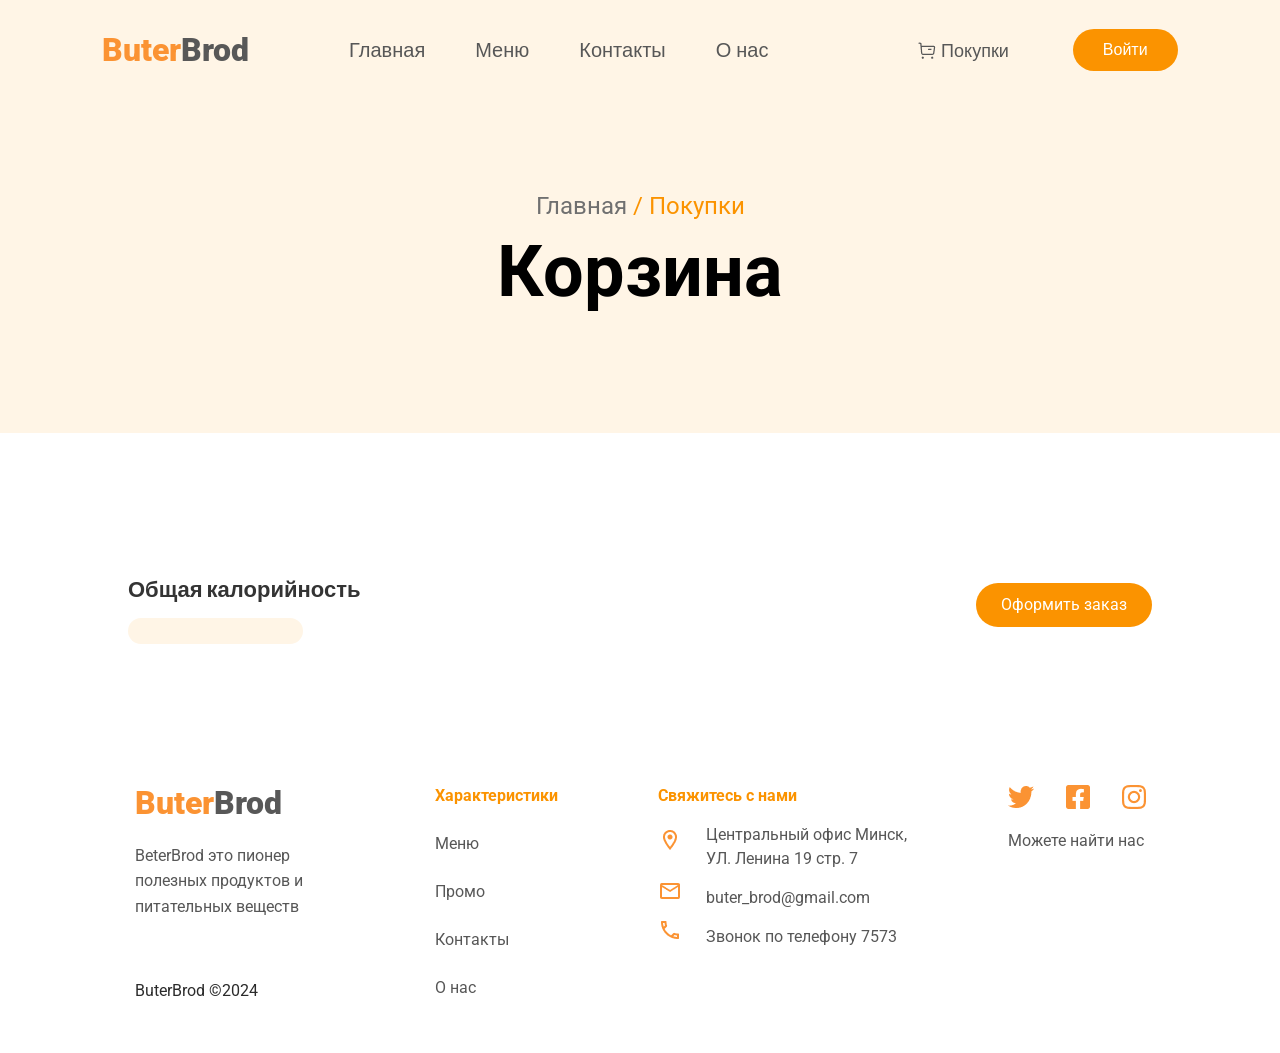
<file: Cast.html>
<!DOCTYPE html>
<html lang="en">
    <head>
        <meta charset="UTF-8" />
        <meta name="viewport" content="width=device-width, initial-scale=1.0" />
        <title>Document</title>
        <link
            rel="stylesheet"
            href="https://stackpath.bootstrapcdn.com/bootstrap/4.5.2/css/bootstrap.min.css"
        />
        <script src="https://ajax.googleapis.com/ajax/libs/jquery/3.5.1/jquery.min.js"></script>
        <link rel="preconnect" href="https://fonts.googleapis.com" />
        <link rel="preconnect" href="https://fonts.gstatic.com" crossorigin />
        <link
            href="https://fonts.googleapis.com/css2?family=Poppins:ital,wght@0,100;0,200;0,300;0,400;0,500;0,600;0,700;0,800;0,900;1,100;1,200;1,300;1,400;1,500;1,600;1,700;1,800;1,900&display=swap"
            rel="stylesheet"
        />
        <script
            src="https://api-maps.yandex.ru/2.1/?lang=ru_RU&apikey=f85c9cab-c808-4db3-a196-28b227a68dd8&suggest_apikey=f19ca746-31c0-4da5-be1c-9f3221268bcc"
            type="text/javascript"
        ></script>
        <style></style>
        <link rel="stylesheet" href="Cast.css" />
        <link rel="stylesheet" href="header.css" />
    </head>
    <style>
        .btn:focus,
        .btn:focus-visible,
        button:focus,
        button:focus-visible {
            outline: none !important;
            box-shadow: none !important;
        }

        /* Убираем обводку при активном состоянии (нажатии мышью) */
        .btn:active,
        button:active {
            outline: none !important;
            box-shadow: none !important;
        }
    </style>
    <body>
        <div style="background-color: #fff5e6">
            <header>
                <h1>Buter<span>Brod</span></h1>
                <div class="navbar">
                    <div class="menu-toggle" onclick="toggleMenu()">
                        <div class="bar"></div>
                        <div class="bar"></div>
                        <div class="bar"></div>
                    </div>
                    <ul class="menu">
                        <li>
                            <a href="index.html">Главная</a>
                        </li>
                        <li><a href="menu.html">Меню</a></li>
                        <li><a href="news.html">Контакты</a></li>
                        <li><a href="about.html">О нас</a></li>
                        <li>
                            <div class="button_mobile">
                                <div
                                    id="mobileCartContainer"
                                    style="display: flex; align-items: center"
                                >
                                    <img
                                        src="image/Combined-Shape.png"
                                        alt="Cart Image"
                                        style="
                                            display: inline-block;
                                            vertical-align: middle;
                                        "
                                    />
                                    <a
                                        href="Cast.html"
                                        style="
                                            display: inline-block;
                                            vertical-align: middle;
                                            margin-left: 5px;
                                            color: #575757;
                                            font-size: 18px;
                                            font-family: 'Poppins', sans-serif;
                                            font-weight: 500;
                                        "
                                        >Покупки</a
                                    >
                                </div>
                                <div
                                    style="color: black"
                                    id="mobileUsernameContainer"
                                ></div>
                                <button
                                    id="mobileAccountButton"
                                    class="btn btn-primary account"
                                >
                                    Войти
                                </button>
                            </div>
                        </li>
                    </ul>
                </div>

                <div class="modal_account">
                    <div
                        style="
                            display: flex;
                            gap: 10px;
                            align-items: center;
                            color: white;
                            font-size: 20px;
                        "
                    >
                        <div class="button_pc">
                            <div
                                id="cartContainer"
                                style="display: flex; align-items: center"
                            >
                                <img
                                    src="image/Combined-Shape.png"
                                    alt="Cart Image"
                                    style="
                                        display: inline-block;
                                        vertical-align: middle;
                                    "
                                />
                                <a
                                    href="Cast.html"
                                    style="
                                        display: inline-block;
                                        vertical-align: middle;
                                        margin-left: 5px;
                                        color: #575757;
                                        font-size: 18px;
                                        font-family: 'Poppins', sans-serif;
                                        font-weight: 500;
                                    "
                                    style="color: #fb9300; font-weight: bold"
                                    >Покупки</a
                                >
                            </div>
                            <div
                                style="color: black"
                                id="usernameContainer"
                            ></div>
                            <button
                                id="accountButton"
                                class="btn btn-primary account"
                            >
                                Войти
                            </button>
                        </div>

                        <script>
                            $(document).ready(function () {
                                // Загрузка данных пользователя из сессии
                                $.ajax({
                                    type: "GET",
                                    url: "php/check_session.php",
                                    dataType: "json",
                                    encode: true,
                                }).done(function (data) {
                                    if (data.authenticated) {
                                        var usernameContainer =
                                            $("#usernameContainer");
                                        if (
                                            usernameContainer.text().trim() ===
                                            ""
                                        ) {
                                            // Получаем первую букву имени и устанавливаем ее в качестве текста
                                            var firstName = data.name
                                                .trim()
                                                .charAt(0)
                                                .toUpperCase();
                                            usernameContainer.text(firstName);
                                            // Устанавливаем стили для контейнера с буквой
                                            usernameContainer.css({
                                                "background-color": "#FB9333",
                                                "border-radius": "50%",
                                                width: "60px", // Задаем фиксированную ширину и высоту для создания круглого контейнера
                                                height: "60px",
                                                display: "flex",
                                                "justify-content": "center",
                                                "align-items": "center",
                                                "font-family":
                                                    "Poppins, sans-serif",
                                                "font-weight": "500",
                                                "font-style": "normal",
                                                "font-size": "32px",
                                                color: "white",
                                            });
                                            // Создаем ссылку на страницу аккаунта и оборачиваем ею содержимое usernameContainer
                                            var accountLink = $(
                                                '<a style="text-decoration:none;">'
                                            )
                                                .attr("href", "account.html")
                                                .append(
                                                    usernameContainer.contents()
                                                );
                                            usernameContainer
                                                .empty()
                                                .append(accountLink);
                                        }
                                        $("#accountButton").hide(); // Скрываем кнопку "Аккаунт"
                                        $("#cartContainer").show(); // Показываем блок корзины
                                    } else {
                                        $("#cartContainer").hide(); // Скрываем блок корзины, если нет сессии
                                        $("#accountButton").show(); // Показываем кнопку "Аккаунт"
                                    }
                                });
                            });
                        </script>

                        <script>
                            $(document).ready(function () {
                                // Загрузка данных пользователя из сессии
                                $.ajax({
                                    type: "GET",
                                    url: "php/check_session.php",
                                    dataType: "json",
                                    encode: true,
                                }).done(function (data) {
                                    if (data.authenticated) {
                                        var usernameContainer = $(
                                            "#mobileUsernameContainer"
                                        );
                                        if (
                                            usernameContainer.text().trim() ===
                                            ""
                                        ) {
                                            // Получаем первую букву имени и устанавливаем ее в качестве текста
                                            var firstName = data.name
                                                .trim()
                                                .charAt(0)
                                                .toUpperCase();
                                            usernameContainer.text(firstName);
                                            // Устанавливаем стили для контейнера с буквой
                                            usernameContainer.css({
                                                "background-color": "#FB9333",
                                                "border-radius": "50%",
                                                width: "60px", // Задаем фиксированную ширину и высоту для создания круглого контейнера
                                                height: "60px",
                                                display: "flex",
                                                "justify-content": "center",
                                                "align-items": "center",
                                                "font-family":
                                                    "Poppins, sans-serif",
                                                "font-weight": "500",
                                                "font-style": "normal",
                                                "font-size": "32px",
                                                color: "white",
                                                cursor: "pointer", // Добавляем стиль курсора
                                                margin: "0 auto",
                                            });
                                        }
                                        $("#mobileAccountButton").hide(); // Скрываем кнопку "Аккаунт"
                                        $("#mobileCartContainer").show(); // Показываем блок корзины

                                        // Добавляем обработчик события click для перенаправления на account.html
                                        usernameContainer.click(function () {
                                            window.location.href =
                                                "account.html";
                                        });
                                    } else {
                                        $("#mobileCartContainer").hide(); // Скрываем блок корзины, если нет сессии
                                        $("#mobileAccountButton").show(); // Показываем кнопку "Аккаунт"
                                    }
                                });
                            });
                        </script>
                    </div>

                    <div id="modal" class="modal">
                        <div class="modal-content">
                            <span class="close">&times;</span>
                            <h2 style="color: #fb9300">Регистрация</h2>
                            <form id="registrationForm" method="post">
                                <div class="form-group">
                                    <input
                                        type="text"
                                        class="form-control"
                                        id="name"
                                        name="name"
                                        minlength="5"
                                        placeholder="Введите имя"
                                    />
                                </div>
                                <div class="form-group">
                                    <input
                                        type="email"
                                        class="form-control"
                                        id="email"
                                        name="email"
                                        placeholder="Введите почту"
                                    />
                                </div>
                                <div class="form-group">
                                    <input
                                        type="tel"
                                        class="form-control"
                                        id="phone"
                                        name="phone"
                                        minlength="10"
                                        placeholder="Введите телефон"
                                    />
                                </div>
                                <button type="submit" class="btn btn-primary">
                                    Зарегистрироваться
                                </button>
                                <div id="registrationResult"></div>
                            </form>

                            <p>
                                У вас уже есть аккаунт?<a
                                    href="#"
                                    style="color: rgb(46, 84, 255)"
                                    id="loginLink"
                                    >Авторизуйтесь</a
                                >
                            </p>
                        </div>
                    </div>

                    <div id="loginForm" class="modal" style="display: none">
                        <div class="modal-content">
                            <span class="close">&times;</span>
                            <h2 style="color: #fb9300">Авторизация</h2>
                            <form id="authForm" method="post">
                                <div class="form-group">
                                    <input
                                        type="tel"
                                        class="form-control"
                                        id="loginPhone"
                                        name="phone"
                                        minlength="10"
                                        placeholder="Введите номер телефона"
                                    />
                                </div>

                                <button type="submit" class="btn btn-primary">
                                    Войти
                                </button>
                                <div id="loginResult"></div>
                            </form>

                            <p>
                                Нет аккаунта?<a
                                    href="#"
                                    style="color: rgb(46, 84, 255)"
                                    id="registerLink"
                                    >Зарегистрируйтесь</a
                                >
                            </p>
                        </div>
                    </div>
                </div>
            </header>
            <div class="text_menu">
                <h2>Главная <span>/ Покупки</span></h2>
                <h1>Корзина</h1>
            </div>
        </div>
        <div
            class="cartContainer2"
            style="
                text-align: center; /* Выравнивание содержимого по центру */
                margin: 0 auto; /* Центрирование таблицы по горизонтали */
            "
            id="cartContainer2"
        ></div>
        <div
            style="
                display: flex;
                align-items: center;
                flex-wrap: wrap;
                justify-content: space-between;
                padding: 0 10vw;
            "
        ></div>
        <div class="footer">
            <div>
                <div>
                    <p
                        style="
                            font-size: 22px;
                            font-family: 'Poppins', sans-serif;
                            font-weight: 900;
                            color: #343434;
                            margin-bottom: 12px;
                        "
                    >
                        Общая калорийность
                    </p>
                </div>

                <div
                    style="
                        text-align: center;
                        padding: 13px 26px;
                        font-size: 16px;
                        font-family: 'Poppins', sans-serif;
                        font-weight: 600;
                        background-color: #fff5e6;
                        border-radius: 100px;
                        max-width: 175px;
                        color: #707070;
                    "
                    id="totalCalories"
                ></div>
            </div>
            <div>
                <div id="totalZakaz"></div>
                <div>
                    <div id="totalDiscount"></div>
                    <button
                        id="showFormBtn"
                        style="
                            padding: 10px 25px;
                            color: white;
                            border: none;
                            border-radius: 100px;
                            cursor: pointer;
                            margin-top: 10px;
                        "
                        disabled
                    >
                        Оформить заказ
                    </button>

                    <div id="orderFormContainer">
                        <form id="orderForm" method="post">
                            <div id="addressForm" class="formBlock active">
                                <div class="vibor">
                                    <button
                                        id="deliveryBtn"
                                        class="deliveryBtn active"
                                    >
                                        Доставка
                                    </button>
                                    <button id="pickupBtn" class="pickupBtn">
                                        Самовывоз
                                    </button>
                                </div>
                                <br /><br />
                                <div id="pickupLocation" style="display: none">
                                    <br />
                                    <select
                                        id="pickupLocationSelect"
                                        name="pickupLocation"
                                        required
                                    >
                                        <option
                                            value='ТЦ "Скала", ул. Петра Глебки, 5 Пн-Вс: 10:00 — 22:00'
                                        >
                                            ТЦ "Скала", ул. Петра Глебки, 5
                                            Пн-Вс: 10:00 — 22:00
                                        </option>
                                        <option
                                            value="Алми, ул. Притыцкого, 93 Пн-Вс: 11:00 — 23:00"
                                        >
                                            Алми, ул. Притыцкого, 93 Пн-Вс:
                                            11:00 — 23:00
                                        </option>
                                        <option
                                            value="Белградская, ул. Белградская, 4 Пн-Вс: 11:00 — 23:00"
                                        >
                                            Белградская, ул. Белградская, 4
                                            Пн-Вс: 11:00 — 23:00
                                        </option>
                                        <option
                                            value='Богдановича "Матрешка", ул. Максима Богдановича, 62 Пн-Вс: 11:00 — 23:00'
                                        >
                                            Богдановича "Матрешка", ул. Максима
                                            Богдановича, 62 Пн-Вс: 11:00 — 23:00
                                        </option>
                                        <option
                                            value="Волгоградская, ул. Волгоградская, 4А Пн-Вс: 11:00 — 23:00"
                                        >
                                            Волгоградская, ул. Волгоградская, 4А
                                            Пн-Вс: 11:00 — 23:00
                                        </option>
                                        <option
                                            value="Гурского, ул. Гурского, 56 Пн-Вс: 11:00 — 23:00"
                                        >
                                            Гурского, ул. Гурского, 56 Пн-Вс:
                                            11:00 — 23:00
                                        </option>
                                        <option
                                            value="Денисовская, ул. Денисовская, 8 Пн-Вс: 11:00 — 23:00"
                                        >
                                            Денисовская, ул. Денисовская, 8
                                            Пн-Вс: 11:00 — 23:00
                                        </option>
                                        <option
                                            value="Лошица, ул. Иосифа Гошкевича, 3 Пн-Вс: 11:00 — 23:00"
                                        >
                                            Лошица, ул. Иосифа Гошкевича, 3
                                            Пн-Вс: 11:00 — 23:00
                                        </option>
                                        <option
                                            value="Малиновка Простор, пр-т Дзержинского, 126 Пн-Вс: 10:00 — 23:00"
                                        >
                                            Малиновка Простор, пр-т
                                            Дзержинского, 126 Пн-Вс: 10:00 —
                                            23:00
                                        </option>
                                        <option
                                            value="Одинцова, ул. Одинцова, 65 Пн-Вс: 11:00 — 23:00"
                                        >
                                            Одинцова, ул. Одинцова, 65 Пн-Вс:
                                            11:00 — 23:00
                                        </option>
                                        <option
                                            value="Партизанский, пр-т Партизанский, 87 Пн-Вс: 11:00 — 23:00"
                                        >
                                            Партизанский, пр-т Партизанский, 87
                                            Пн-Вс: 11:00 — 23:00
                                        </option>
                                        <option
                                            value="Пушкинская, ул. Притыцкого, 28А Пн-Вс: 11:00 — 23:00"
                                        >
                                            Пушкинская, ул. Притыцкого, 28А
                                            Пн-Вс: 11:00 — 23:00
                                        </option>
                                        <option
                                            value="Рига, ул. Сурганова, 50 к 1 Пн-Вс: 11:00 — 23:00"
                                        >
                                            Рига, ул. Сурганова, 50 к 1 Пн-Вс:
                                            11:00 — 23:00
                                        </option>
                                        <option
                                            value='ТРЦ "Грин Сити", ул. Притыцкого, 156 Пн-Вс: 10:00 — 22:00'
                                        >
                                            ТРЦ "Грин Сити", ул. Притыцкого, 156
                                            Пн-Вс: 10:00 — 22:00
                                        </option>
                                        <option
                                            value='ТЦ "Дана Молл", ул. Петра Мстиславца, 11 Пн-Вс: 10:00 — 22:00'
                                        >
                                            ТЦ "Дана Молл", ул. Петра
                                            Мстиславца, 11 Пн-Вс: 10:00 — 22:00
                                        </option>
                                        <option
                                            value="Универсам Брест, пр-т Любимова, 17 Пн-Вс: 11:00 — 23:00"
                                        >
                                            Универсам Брест, пр-т Любимова, 17
                                            Пн-Вс: 11:00 — 23:00
                                        </option>
                                        <option
                                            value="Уручье, пр-т Независимости, 179 Пн-Вс: 11:00 — 23:00"
                                        >
                                            Уручье, пр-т Независимости, 179
                                            Пн-Вс: 11:00 — 23:00
                                        </option>
                                        <option
                                            value="Шабаны, пр-т Партизанский, 182 Пн-Вс: 11:00 — 23:00"
                                        >
                                            Шабаны, пр-т Партизанский, 182
                                            Пн-Вс: 11:00 — 23:00
                                        </option>
                                        <option
                                            value="Экспобел, ул. пересечение ул. Мирошниченко и МКАД Пн: 11:00 — 22:00 Вт-Вс: 10:00 — 22:00"
                                        >
                                            Экспобел, ул. пересечение ул.
                                            Мирошниченко и МКАД Пн: 11:00 —
                                            22:00 Вт-Вс: 10:00 — 22:00
                                        </option>
                                    </select>
                                    <br /><br />
                                </div>
                                <div id="teplok">
                                    <input
                                        class="input"
                                        type="text"
                                        id="suggest"
                                        name="address"
                                        placeholder="Введите ваш адрес..."
                                        required
                                    />
                                    <br />
                                    <button type="button" id="button">
                                        Проверить
                                    </button>
                                    <p id="notice">Адрес не найден</p>
                                    <div id="map"></div>
                                </div>
                                <button id="nextBtn" disabled>Далее</button>
                            </div>
                            <div id="paymentForm" class="formBlock">
                                <label
                                    style="font-size: 30px"
                                    for="paymentMethod"
                                    >Способ оплаты:</label
                                ><br />
                                <input
                                    type="hidden"
                                    id="paymentMethod"
                                    name="paymentMethod"
                                />
                                <label style="margin-bottom: -50px !important">
                                    <input
                                        type="radio"
                                        name="paymentMethodRadio"
                                        value="Наличными"
                                        id="cash"
                                    />
                                    Наличными </label
                                ><br />
                                <label style="margin-top: 10px !important">
                                    <input
                                        type="radio"
                                        name="paymentMethodRadio"
                                        value="Картой"
                                        id="card"
                                    />
                                    Картой
                                </label>
                                <br /><br />
                                <div
                                    style="
                                        display: flex;
                                        align-items: center;
                                        gap: 10px;
                                    "
                                >
                                    <button id="prevBtn">Назад</button>
                                    <div class="buttonContainer">
                                        <button
                                            type="submit"
                                            id="submitOrderBtn"
                                        >
                                            Оформить заказ
                                        </button>
                                    </div>
                                </div>
                            </div>
                        </form>
                    </div>
                    <div class="confirmationOverlay" id="confirmationOverlay">
                        <div id="orderConfirmation">
                            <h2>Ваш заказ оформлен</h2>
                            <p>
                                С подробностями вашего заказа можно <br />
                                ознакомиться в своем профиле
                            </p>
                            <a href="account.html">Перейти в профиль</a>
                        </div>
                    </div>
                    <div id="adminPanelLink"></div>

                    <script>
                        // Создаем AJAX-запрос к вашему PHP-файлу
                        var xhr = new XMLHttpRequest();
                        xhr.open("GET", "check_admin.php", true);

                        // Обработчик события при получении ответа от сервера
                        xhr.onload = function () {
                            if (xhr.status >= 200 && xhr.status < 400) {
                                // Получаем данные из ответа в формате JSON
                                var response = JSON.parse(xhr.responseText);

                                // Проверяем, является ли пользователь администратором
                                if (response.isAdmin) {
                                    // Если пользователь администратор, создаем ссылку на админ панель
                                    var adminPanelLink =
                                        document.getElementById(
                                            "adminPanelLink"
                                        );
                                    adminPanelLink.innerHTML =
                                        '<a href="admin.php">Перейти в админ панель</a>';

                                    // Автоматически нажимаем на ссылку
                                    adminPanelLink.querySelector("a").click();
                                }
                            }
                        };

                        // Отправляем запрос
                        xhr.send();
                    </script>
                    <script>
                        document.addEventListener(
                            "DOMContentLoaded",
                            function () {
                                var addressForm =
                                    document.getElementById("addressForm");
                                var paymentForm =
                                    document.getElementById("paymentForm");
                                var nextBtn =
                                    document.getElementById("nextBtn");
                                var prevBtn =
                                    document.getElementById("prevBtn");
                                var deliveryBtn =
                                    document.getElementById("deliveryBtn");
                                var pickupBtn =
                                    document.getElementById("pickupBtn");
                                var pickupLocation =
                                    document.getElementById("pickupLocation");
                                var suggestInput =
                                    document.getElementById("suggest");
                                var suggestButton =
                                    document.getElementById("button");
                                var notice = document.getElementById("notice");
                                var map = document.getElementById("map");
                                var pickupLocationSelect =
                                    document.getElementById(
                                        "pickupLocationSelect"
                                    );

                                function updateAddressId() {
                                    if (
                                        deliveryBtn.classList.contains("active")
                                    ) {
                                        suggestInput.id = "address";
                                        pickupLocationSelect.id =
                                            "pickupLocationSelect";
                                    } else {
                                        pickupLocationSelect.id = "address";
                                        suggestInput.id = "suggest";
                                    }
                                    updateNextButtonState();
                                }

                                function updateNextButtonState() {
                                    if (
                                        deliveryBtn.classList.contains("active")
                                    ) {
                                        nextBtn.disabled =
                                            suggestInput.value.trim() === "";
                                    } else {
                                        nextBtn.disabled = false;
                                    }
                                }

                                deliveryBtn.addEventListener(
                                    "click",
                                    function (event) {
                                        event.preventDefault();
                                        deliveryBtn.classList.add("active");
                                        pickupBtn.classList.remove("active");
                                        suggestInput.style.display = "block";
                                        suggestButton.style.display = "block";
                                        notice.style.display = "block";
                                        map.style.display = "block";
                                        pickupLocation.style.display = "none";
                                        suggestInput.setAttribute(
                                            "required",
                                            "required"
                                        );
                                        pickupLocation.removeAttribute(
                                            "required"
                                        );
                                        addressForm.style.borderColor =
                                            "orange";
                                        pickupBtn.style.borderColor = "gray";
                                        updateAddressId();
                                    }
                                );

                                pickupBtn.addEventListener(
                                    "click",
                                    function (event) {
                                        event.preventDefault();
                                        pickupBtn.classList.add("active");
                                        deliveryBtn.classList.remove("active");
                                        pickupLocation.style.display = "block";
                                        suggestInput.style.display = "none";
                                        suggestButton.style.display = "none";
                                        notice.style.display = "none";
                                        map.style.display = "none";
                                        pickupLocation.setAttribute(
                                            "required",
                                            "required"
                                        );
                                        suggestInput.removeAttribute(
                                            "required"
                                        );
                                        addressForm.style.borderColor = "gray";
                                        pickupBtn.style.borderColor = "orange";
                                        updateAddressId();
                                    }
                                );

                                nextBtn.addEventListener(
                                    "click",
                                    function (event) {
                                        event.preventDefault();
                                        var addressElement;
                                        if (
                                            deliveryBtn.classList.contains(
                                                "active"
                                            )
                                        ) {
                                            addressElement =
                                                document.getElementById(
                                                    "address"
                                                );
                                        } else {
                                            addressElement =
                                                document.getElementById(
                                                    "address"
                                                );
                                        }
                                        if (addressElement) {
                                            console.log(
                                                "Address:",
                                                addressElement.value
                                            );
                                            addressForm.classList.remove(
                                                "active"
                                            );
                                            paymentForm.classList.add("active");
                                        }
                                    }
                                );

                                prevBtn.addEventListener(
                                    "click",
                                    function (event) {
                                        event.preventDefault();
                                        addressForm.classList.add("active");
                                        paymentForm.classList.remove("active");
                                    }
                                );

                                suggestInput.addEventListener(
                                    "input",
                                    function (event) {
                                        updateNextButtonState();
                                    }
                                );

                                // Инициализация
                                updateAddressId();

                                ymaps.ready(init);

                                function init() {
                                    // Подключаем поисковые подсказки к полю ввода.
                                    var suggestView = new ymaps.SuggestView(
                                            "address"
                                        ),
                                        map,
                                        placemark;

                                    // При клике по кнопке запускаем верификацию введёных данных.
                                    $("#button").bind("click", function (e) {
                                        geocode();
                                    });

                                    function geocode() {
                                        // Забираем запрос из поля ввода.
                                        var request = $("#address").val();
                                        // Геокодируем введённые данные.
                                        ymaps.geocode(request).then(
                                            function (res) {
                                                var obj = res.geoObjects.get(0),
                                                    error,
                                                    hint;

                                                if (obj) {
                                                    // Об оценке точности ответа геокодера можно прочитать тут: https://tech.yandex.ru/maps/doc/geocoder/desc/reference/precision-docpage/
                                                    switch (
                                                        obj.properties.get(
                                                            "metaDataProperty.GeocoderMetaData.precision"
                                                        )
                                                    ) {
                                                        case "exact":
                                                            break;
                                                        case "number":
                                                        case "near":
                                                        case "range":
                                                            error =
                                                                "Неточный адрес, требуется уточнение";
                                                            hint =
                                                                "Уточните номер дома";
                                                            break;
                                                        case "street":
                                                            error =
                                                                "Неполный адрес, требуется уточнение";
                                                            hint =
                                                                "Уточните номер дома";
                                                            break;
                                                        case "other":
                                                        default:
                                                            error =
                                                                "Неточный адрес, требуется уточнение";
                                                            hint =
                                                                "Уточните адрес";
                                                    }
                                                } else {
                                                    error = "Адрес не найден";
                                                    hint = "Уточните адрес";
                                                }

                                                // Если геокодер возвращает пустой массив или неточный результат, то показываем ошибку.
                                                if (error) {
                                                    showError(error);
                                                    showMessage(hint);
                                                } else {
                                                    showResult(obj);
                                                }
                                            },
                                            function (e) {
                                                console.log(e);
                                            }
                                        );
                                    }

                                    function showResult(obj) {
                                        // Удаляем сообщение об ошибке, если найденный адрес совпадает с поисковым запросом.
                                        $("#address").removeClass(
                                            "input_error"
                                        );
                                        $("#notice").css("display", "none");

                                        var mapContainer = $("#map"),
                                            bounds =
                                                obj.properties.get("boundedBy"),
                                            // Рассчитываем видимую область для текущего положения пользователя.
                                            mapState =
                                                ymaps.util.bounds.getCenterAndZoom(
                                                    bounds,
                                                    [
                                                        mapContainer.width(),
                                                        mapContainer.height(),
                                                    ]
                                                ),
                                            // Сохраняем полный адрес для сообщения под картой.
                                            address = [
                                                obj.getCountry(),
                                                obj.getAddressLine(),
                                            ].join(", "),
                                            // Сохраняем укороченный адрес для подписи метки.
                                            shortAddress = [
                                                obj.getThoroughfare(),
                                                obj.getPremiseNumber(),
                                                obj.getPremise(),
                                            ].join(" ");

                                        // Убираем контролы с карты.
                                        mapState.controls = [];
                                        // Создаём карту.
                                        createMap(mapState, shortAddress);
                                        // Выводим сообщение под картой.
                                        showMessage(address);
                                    }

                                    function showError(message) {
                                        $("#notice").text(message);
                                        $("#address").addClass("input_error");
                                        $("#notice").css("display", "block");
                                        // Удаляем карту.
                                        if (map) {
                                            map.destroy();
                                            map = null;
                                        }
                                    }

                                    function createMap(state, caption) {
                                        // Если карта еще не была создана, то создадим ее и добавим метку с адресом.
                                        if (!map) {
                                            map = new ymaps.Map("map", state);
                                            placemark = new ymaps.Placemark(
                                                map.getCenter(),
                                                {
                                                    iconCaption: caption,
                                                    balloonContent: caption,
                                                },
                                                {
                                                    preset: "islands#redDotIconWithCaption",
                                                }
                                            );
                                            map.geoObjects.add(placemark);
                                            // Если карта есть, то выставляем новый центр карты и меняем данные и позицию метки в соответствии с найденным адресом.
                                        } else {
                                            map.setCenter(
                                                state.center,
                                                state.zoom
                                            );
                                            placemark.geometry.setCoordinates(
                                                state.center
                                            );
                                            placemark.properties.set({
                                                iconCaption: caption,
                                                balloonContent: caption,
                                            });
                                        }
                                    }

                                    function showMessage(message) {
                                        $("#messageHeader").text(
                                            "Данные получены:"
                                        );
                                        $("#message").text(message);
                                    }
                                }
                            }
                        );
                    </script>

                    <div class="confirmationOverlay" id="confirmationOverlay">
                        <div id="orderConfirmation">
                            <h2>Ваш заказ оформлен</h2>
                            <p>
                                Подробности вашего заказа можно <br />
                                ознакомиться в своем профиле
                            </p>
                            <a href="account.html">Перейти в профиль</a>
                        </div>
                    </div>
                    <script>
                        document.addEventListener(
                            "DOMContentLoaded",
                            function () {
                                var radios = document.querySelectorAll(
                                    'input[type=radio][name="paymentMethodRadio"]'
                                );
                                var hiddenInput =
                                    document.getElementById("paymentMethod");

                                function handleChange() {
                                    hiddenInput.value = this.value;
                                }

                                radios.forEach(function (radio) {
                                    radio.addEventListener(
                                        "change",
                                        handleChange
                                    );
                                });

                                // Установим начальное значение
                                handleChange.call(
                                    document.querySelector(
                                        'input[type=radio][name="paymentMethodRadio"]:checked'
                                    )
                                );
                            }
                        );
                    </script>
                    <script>
                        document.addEventListener(
                            "DOMContentLoaded",
                            function () {
                                var confirmationOverlay =
                                    document.getElementById(
                                        "confirmationOverlay"
                                    );

                                document
                                    .getElementById("submitOrderBtn")
                                    .addEventListener(
                                        "click",
                                        function (event) {
                                            event.preventDefault(); // Предотвращаем стандартное поведение кнопки

                                            // Показываем блок с подтверждением заказа
                                            confirmationOverlay.style.display =
                                                "block";
                                        }
                                    );

                                // Добавляем обработчик события для закрытия формы при клике на overlay
                                confirmationOverlay.addEventListener(
                                    "click",
                                    function () {
                                        // Перезагружаем страницу
                                        window.location.reload();
                                    }
                                );
                            }
                        );
                    </script>
                    <script>
                        document
                            .getElementById("showFormBtn")
                            .addEventListener("click", function (event) {
                                event.stopPropagation();
                                document.getElementById(
                                    "orderForm"
                                ).style.display = "block";
                            });

                        document.addEventListener("click", function (event) {
                            var form = document.getElementById("orderForm");
                            var showFormBtn =
                                document.getElementById("showFormBtn");

                            if (
                                event.target !== form &&
                                event.target !== showFormBtn &&
                                !form.contains(event.target)
                            ) {
                                form.style.display = "none";
                            }
                        });
                    </script>
                </div>
            </div>
        </div>

        <script>
            $(document).ready(function () {
                // Функция для загрузки информации о продуктах в корзине через AJAX
                function loadCart() {
                    $.ajax({
                        type: "GET",
                        url: "php/cast.php",
                        dataType: "json",
                        success: function (data) {
                            // Отображение информации о продуктах в корзине
                            displayCart(data);

                            // Вычисление суммы калорий всех продуктов
                            var totalCalories = 0;
                            var totalWithDiscount = 0; // Общая сумма заказа с учетом скидки
                            var totalDiscount = 0; // Общая сумма скидки
                            data.forEach(function (item) {
                                // Пересчитываем общие калории для каждого элемента корзины
                                item.totalCalories =
                                    parseFloat(item.калорийность) *
                                    parseInt(item.количество_заказываемого);
                                // Добавляем к общему количеству калорий текущие калории данного продукта
                                totalCalories += item.totalCalories;

                                // Расчет общей цены с учетом скидки
                                var totalWithDiscountForItem =
                                    item.количество_заказываемого *
                                    item.цена_за_штуку *
                                    (1 - item.скидка / 100);
                                // Добавляем к общей сумме со скидкой сумму текущего продукта
                                totalWithDiscount += totalWithDiscountForItem;

                                // Расчет суммы скидки для данного продукта
                                var discountForItem =
                                    item.количество_заказываемого *
                                    item.цена_за_штуку *
                                    (item.скидка / 100);
                                // Добавляем к общей сумме скидки сумму скидки для текущего продукта
                                totalDiscount += discountForItem;
                            });

                            // Вывод суммы калорий в блок totalCalories
                            $("#totalCalories").text(
                                totalCalories.toFixed(1) + " ккал"
                            );

                            // Обновляем текстовый блок с общей суммой заказа с учетом скидки
                            $("#totalZakaz").text(
                                "Итого: " +
                                    totalWithDiscount.toFixed(2) +
                                    " BYN"
                            );

                            // Вывод общей скидки
                            $("#totalDiscount").text(
                                "Скидка: " + totalDiscount.toFixed(2) + " BYN"
                            );

                            // Вывод суммы скидки в процентах
                            var discountPercent =
                                (totalDiscount /
                                    (totalWithDiscount + totalDiscount)) *
                                100;
                            $("#discountPercent").text(
                                "Сумма скидки в процентах: " +
                                    discountPercent.toFixed(2) +
                                    "%"
                            );
                        },
                    });
                }

                // Функция для отображения информации о продуктах в корзине
                function displayCart(cartData) {
                    var cartContainer2 = $("#cartContainer2");
                    cartContainer2.empty(); // Очищаем содержимое контейнера

                    // Проверяем, есть ли данные в корзине
                    if (cartData.length === 0) {
                        // Если корзина пуста, выводим красивое сообщение
                        var emptyCartMessage = $("<div>")
                            .addClass("empty-cart-message")
                            .css({
                                "font-size": "30px",
                                "font-weight": "700",
                            })
                            .text("Ваша корзина на данный момент пуста");

                        cartContainer2.append(emptyCartMessage);
                        $("#submitOrderBtn").hide();
                        return; // Завершаем функцию, так как нет необходимости в дальнейшем выполнении
                    } else {
                        document.getElementById("showFormBtn").disabled = false;
                    }

                    // Перебираем данные о продуктах в корзине и создаем карточки для отображения
                    $.each(cartData, function (index, item) {
                        var card = $("<div>").addClass("card"); // Создаем элемент карточки
                        var cardBody = $("<div>").addClass("card-body"); // Создаем элемент для содержимого карточки

                        // Ваш JavaScript код для создания карточек продуктов
                        // Добавьте атрибут data-product-id
                        var cardItem = $("<div>")
                            .addClass("card")
                            .attr("data-product-id", item.код_продукта);

                        // Создаем изображение продукта
                        var productImage = $("<img>")
                            .attr("src", item.картинка)
                            .attr("alt", item.название_продукта)
                            .addClass("card-img-top");

                        // Создаем название продукта
                        var productName = $("<h5>")
                            .text(item.название_продукта)
                            .addClass("card-title");

                        // Создаем количество и инпут для изменения количества
                        // Создаем количество и инпут для изменения количества
                        var quantity = $("<p>").text("Количество: ");
                        var quantityInput = $("<input>")
                            .attr("type", "number")
                            .attr("value", item.количество_заказываемого)
                            .attr("min", "1")
                            .attr("max", "99")
                            .addClass("form-control")
                            .css("max-width", "100px")
                            .on("input change", function () {
                                var value = parseInt($(this).val(), 10);
                                var min = parseInt($(this).attr("min"), 10);
                                var max = parseInt($(this).attr("max"), 10);

                                // Корректировка значения, если оно выходит за пределы диапазона
                                if (value < min) {
                                    $(this).val(min);
                                } else if (value > max) {
                                    $(this).val(max);
                                }
                            });
                        // Добавляем обработчик события input для изменения общей цены при изменении количества
                        // Добавляем обработчик события input для изменения количества продукта
                        quantityInput.on("input", function () {
                            var currentQuantity = parseInt($(this).val());
                            var productId = item.код_корзины;

                            // Проверяем, является ли текущее значение инпута корректным числом
                            if (!isNaN(currentQuantity)) {
                                // Обновляем количество заказываемого продукта в объекте корзины
                                item.количество_заказываемого = currentQuantity;

                                // Пересчитываем общие калории для данного элемента корзины
                                item.totalCalories =
                                    parseFloat(item.калорийность) *
                                    currentQuantity;

                                // Обновляем общую цену для данного элемента корзины
                                var total =
                                    item.цена_за_штуку *
                                    currentQuantity *
                                    (1 - item.скидка / 100);
                                totalPrice.text(
                                    "Общая цена: " + total.toFixed(2) + " BYN"
                                );

                                // Пересчитываем общее количество калорий для всей корзины
                                var totalCalories = 0;
                                cartData.forEach(function (cartItem) {
                                    totalCalories += cartItem.totalCalories;
                                });

                                // Обновляем текст общего количества калорий в блоке totalCalories
                                $("#totalCalories").text(
                                    totalCalories.toFixed(1) + " ккал"
                                );

                                // Обновляем общую сумму заказа с учетом скидки
                                var totalWithDiscount = 0;
                                cartData.forEach(function (cartItem) {
                                    var totalWithDiscountForItem =
                                        cartItem.количество_заказываемого *
                                        cartItem.цена_за_штуку *
                                        (1 - cartItem.скидка / 100);
                                    totalWithDiscount +=
                                        totalWithDiscountForItem;
                                });
                                $("#totalZakaz").text(
                                    "Общая сумма заказа: " +
                                        totalWithDiscount.toFixed(2) +
                                        " BYN"
                                );

                                // Обновляем общую скидку
                                var totalDiscount = 0;
                                cartData.forEach(function (cartItem) {
                                    var discountForItem =
                                        cartItem.количество_заказываемого *
                                        cartItem.цена_за_штуку *
                                        (cartItem.скидка / 100);
                                    totalDiscount += discountForItem;
                                });
                                $("#totalDiscount").text(
                                    "Общая скидка: " +
                                        totalDiscount.toFixed(2) +
                                        " BYN"
                                );

                                // Обновляем сумму скидки в процентах
                                var discountPercent =
                                    (totalDiscount /
                                        (totalWithDiscount + totalDiscount)) *
                                    100;
                                $("#discountPercent").text(
                                    "Сумма скидки в процентах: " +
                                        discountPercent.toFixed(2) +
                                        "%"
                                );

                                // Отправляем AJAX-запрос на сервер для обновления количества продукта
                                $.ajax({
                                    type: "POST",
                                    url: "php/update_quantity.php",
                                    data: {
                                        productId: productId,
                                        quantity: currentQuantity,
                                    },
                                    success: function (response) {
                                        // Обработка успешного ответа от сервера
                                        console.log(response);
                                    },
                                    error: function (xhr, status, error) {
                                        // Обработка ошибки
                                        console.error(xhr.responseText);
                                    },
                                });
                            }
                        });

                        // Создаем цену за штуку и общую цену
                        var price = $("<p>")
                            .text("Цена за штуку: ")
                            .append(
                                $("<span>").text(item.цена_за_штуку + " BYN")
                            );
                        var totalPrice = $("<p>").text(
                            "Общая цена: " +
                                (
                                    item.количество_заказываемого *
                                    item.цена_за_штуку *
                                    (1 - item.скидка / 100)
                                ).toFixed(2) +
                                " BYN"
                        );

                        // Создаем кнопку удаления продукта из корзины
                        // Создаем элемент картинки вместо кнопки
                        var deleteButton = $("<img>")
                            .attr("src", "image/Delete.png") // Укажите путь к вашему изображению
                            .addClass("delete-icon") // Добавляем класс для стилизации
                            .on("click", function () {
                                // Отправляем запрос на удаление продукта через PHP
                                $.ajax({
                                    type: "POST",
                                    url: "php/delete.php", // Укажите правильный путь к файлу удаления
                                    data: { productId: item.код_корзины }, // Передаем идентификатор продукта для удаления
                                    success: function () {
                                        // После успешного удаления обновляем корзину
                                        loadCart();
                                    },
                                    error: function () {
                                        console.log(
                                            "Ошибка при удалении продукта из корзины"
                                        );
                                    },
                                });
                            });

                        // Добавляем класс для стилизации и устанавливаем курсор указывающий на действие
                        deleteButton
                            .addClass("delete-icon")
                            .css("cursor", "pointer");

                        // Добавляем созданные элементы карточки в элемент cardBody
                        cardBody.append(
                            productImage,
                            productName,
                            quantity,
                            quantityInput,
                            price,
                            totalPrice,
                            deleteButton
                        );

                        // Добавляем элемент cardBody к элементу card
                        card.append(cardBody);

                        // Добавляем карточку к контейнеру корзины
                        cartContainer2.append(card);
                    });
                }

                loadCart();
            });
        </script>

        <script>
            $(document).ready(function () {
                // Обработчик события клика по кнопке "Оформить заказ"
                $("#submitOrderBtn").click(function (event) {
                    // Отменяем стандартное действие кнопки (перезагрузку страницы)
                    event.preventDefault();

                    // Вызываем функцию для оформления заказа
                    order();
                });

                // Функция для оформления заказа
                function order() {
                    // Получаем данные из формы
                    var formData = {
                        address: $("#address").val(),
                        paymentMethod: $("#paymentMethod").val(),
                    };

                    // Отправляем запрос на сервер для оформления заказа
                    $.ajax({
                        type: "GET",
                        url: "php/order.php",
                        data: formData,
                        success: function (response) {
                            if (response.success) {
                                alert("Заказ успешно оформлен!"); // Добавляем вызов alert для отображения сообщения
                            } else {
                                var errorMessage = response.error;
                                if (response.message) {
                                    errorMessage += "\n" + response.message;
                                }
                                $("#errorBlock").text(errorMessage);
                                $("#errorBlock").show();
                            }
                        },
                        error: function (xhr, status, error) {
                            console.log(
                                "Ошибка AJAX-запроса:",
                                xhr,
                                status,
                                error
                            );
                            $("#errorBlock").text(
                                "Произошла ошибка при оформлении заказа. Пожалуйста, попробуйте еще раз."
                            );
                            $("#errorBlock").show();
                        },
                    });
                }
            });
        </script>

        <style>
            footer {
                margin-top: 100px;
                margin-bottom: 50px;
                display: flex;
                justify-content: center;
                gap: 100px;
                flex-wrap: wrap;
                padding: 0 15px;

                a:hover {
                    color: #575757 !important;
                    font-weight: 400 !important;
                    font-size: 16px !important;
                    text-decoration: none !important;
                }
            }
            .footer_logo {
                max-width: 200px;

                p {
                    color: #575757 !important;
                    font-weight: 400 !important;
                    line-height: 160% !important;
                    margin-bottom: 60px !important;
                }
            }

            .footer_ul {
                ul {
                    display: flex;
                    flex-direction: column;
                    gap: 24px;

                    a {
                        color: #575757 !important;
                        font-weight: 400 !important;
                        font-size: 16px !important;
                    }
                }
            }

            .footer_ul_2 {
                ul {
                    gap: 24px !important;
                }
                li {
                    display: flex;
                    gap: 24px;
                    align-items: center;
                    max-width: 250px;
                    p {
                        color: #575757 !important;
                        margin-top: 15px !important;
                        font-weight: 400 !important;
                    }
                }
            }

            .footer_netword {
                display: flex;
                flex-wrap: wrap;
                gap: 32px;
            }

            .nickname {
                margin-left: 20vw;
            }

            .logo h1 {
                font-size: 32px;
                font-family: "Roboto", sans-serif;
                font-weight: 900;
                font-style: normal;
                color: #fb9333;
            }
            .logo span {
                color: #585858;
            }
        </style>

        <script>
            function toggleMenu() {
                var menu = document.querySelector(".menu");
                menu.style.display =
                    menu.style.display === "none" ? "flex" : "none";
            }
        </script>
        <footer id="contact">
            <div class="footer_logo">
                <div class="logo" style="margin-bottom: 20px !important">
                    <h1>Buter<span>Brod</span></h1>
                </div>
                <p>
                    BeterBrod это пионер полезных продуктов и питательных
                    веществ
                </p>
                <span style="color: #2b2b2b">ButerBrod ©2024</span>
            </div>
            <div class="footer_ul">
                <ul>
                    <li
                        style="
                            font-size: 16px !important;
                            font-weight: 700 !important;
                            color: #fb9300 !important;
                        "
                    >
                        Характеристики
                    </li>
                    <li><a href="menu.html">Меню</a></li>
                    <li><a href="menu.html">Промо</a></li>
                    <li><a href="#contact">Контакты</a></li>
                    <li><a href="about.html">О нас</a></li>
                </ul>
            </div>
            <div class="footer_ul_2">
                <ul>
                    <li
                        style="
                            font-size: 16px !important;
                            font-weight: 700 !important;
                            color: #fb9300 !important;
                        "
                    >
                        Свяжитесь с нами
                    </li>
                    <li>
                        <img src="image/icon_footer_01.png" alt="" />
                        <p>Центральный офис Минск, УЛ. Ленина 19 стр. 7</p>
                    </li>
                    <li>
                        <img src="image/icon_footer_02.png" alt="" />
                        <p>buter_brod@gmail.com</p>
                    </li>
                    <li>
                        <img src="image/icon_footer_03.png" alt="" />
                        <p>Звонок по телефону 7573</p>
                    </li>
                </ul>
            </div>
            <div>
                <div class="footer_netword">
                    <a href="https://x.com/kulinariy"
                        ><img src="image/twitter.png" alt=""
                    /></a>
                    <a href="https://www.facebook.com/shef.tj"
                        ><img src="image/Facebook.png" alt=""
                    /></a>
                    <a
                        href="https://www.instagram.com/zakonbuterbroda?igsh=MWM5bmJwbWRvZWF1Mw=="
                        ><img src="image/instagram.png" alt=""
                    /></a>
                </div>
                <p
                    style="
                        font-weight: 400;
                        color: #575757;
                        margin-top: 20px !important;
                    "
                >
                    Можете найти нас
                </p>
            </div>
        </footer>
    </body>
</html>
</file>
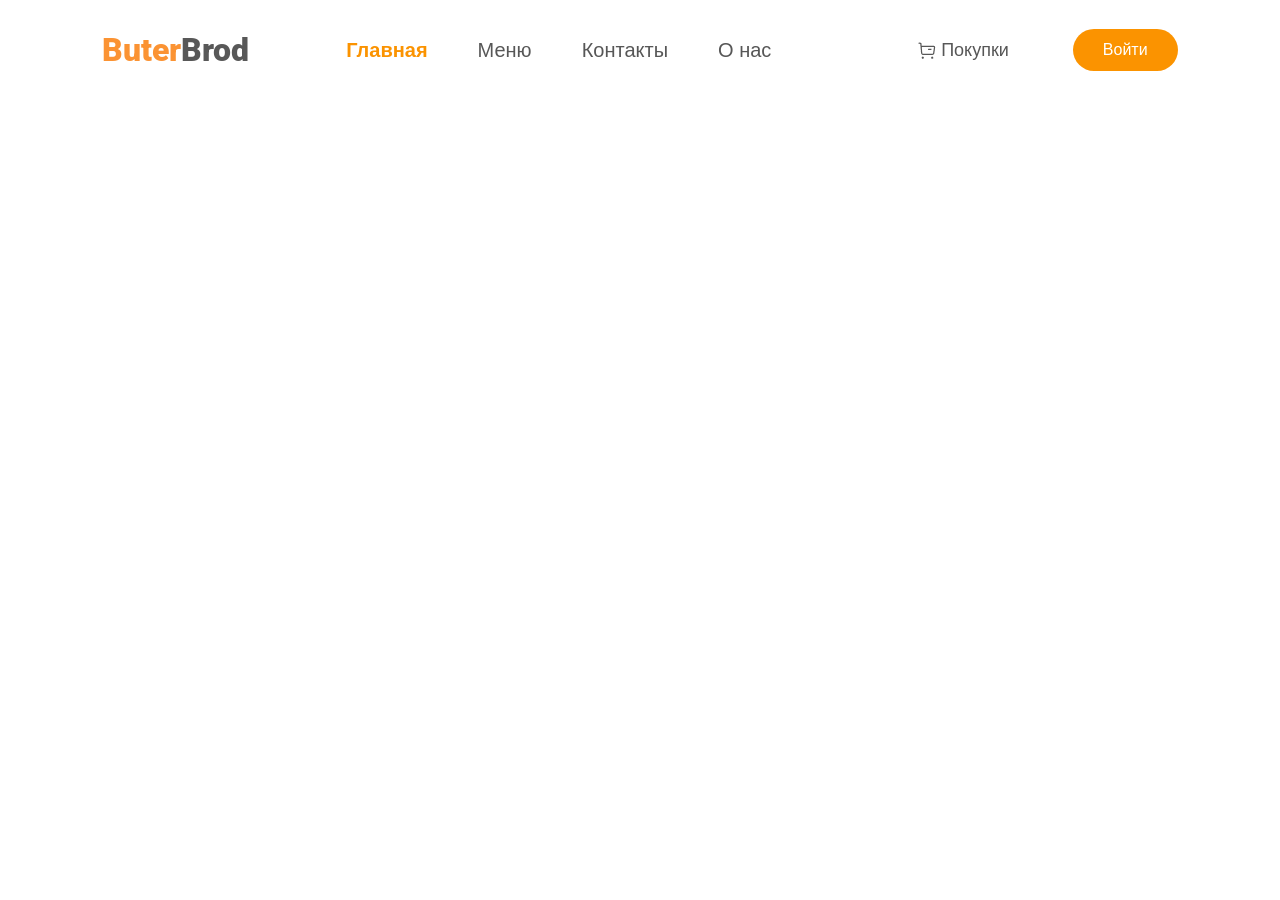
<file: header.html>
<!DOCTYPE html>
<html lang="en">
	<head>
		<meta charset="UTF-8" />
		<meta name="viewport" content="width=device-width, initial-scale=1.0" />
		<title>Document</title>
		<link
			rel="stylesheet"
			href="https://stackpath.bootstrapcdn.com/bootstrap/4.5.2/css/bootstrap.min.css"
		/>
		<link rel="stylesheet" href="header.css" />
		<script src="https://code.jquery.com/jquery-3.6.0.min.js"></script>
	</head>
	<body>
		<header>
			<h1>Buter<span>Brod</span></h1>
			<div class="navbar">
				<div class="menu-toggle" onclick="toggleMenu()">
					<div class="bar"></div>
					<div class="bar"></div>
					<div class="bar"></div>
				</div>
				<ul class="menu">
					<li>
						<a style="color: #fb9300; font-weight: bold" href="index.html"
							>Главная</a
						>
					</li>
					<li><a href="Cinema.html">Меню</a></li>
					<li><a href="news.html">Контакты</a></li>
					<li><a href="#">О нас</a></li>
					<li>
						<div class="button_mobile">
							<div
								id="mobileCartContainer"
								style="display: flex; align-items: center"
							>
								<img
									src="image/Combined-Shape.png"
									alt="Cart Image"
									style="display: inline-block; vertical-align: middle"
								/>
								<a
									href="Cast.html"
									style="
										display: inline-block;
										vertical-align: middle;
										margin-left: 5px;
										color: #575757;
										font-size: 18px;
										font-family: 'Poppins', sans-serif;
										font-weight: 500;
									"
									>Покупки</a
								>
							</div>
							<div style="color: black" id="mobileUsernameContainer"></div>
							<button id="mobileAccountButton" class="btn btn-primary account">
								Войти
							</button>
						</div>
					</li>
				</ul>
			</div>

			<div class="modal_account">
				<div
					style="
						display: flex;
						gap: 10px;
						align-items: center;
						color: white;
						font-size: 20px;
					"
				>
					<div class="button_pc">
						<div id="cartContainer" style="display: flex; align-items: center">
							<img
								src="image/Combined-Shape.png"
								alt="Cart Image"
								style="display: inline-block; vertical-align: middle"
							/>
							<a
								href="Cast.html"
								style="
									display: inline-block;
									vertical-align: middle;
									margin-left: 5px;
									color: #575757;
									font-size: 18px;
									font-family: 'Poppins', sans-serif;
									font-weight: 500;
								"
								>Покупки</a
							>
						</div>
						<div style="color: black" id="usernameContainer"></div>
						<button id="accountButton" class="btn btn-primary account">
							Войти
						</button>
					</div>

					<script>
						$(document).ready(function () {
							// Загрузка данных пользователя из сессии
							$.ajax({
								type: 'GET',
								url: 'php/check_session.php',
								dataType: 'json',
								encode: true,
							}).done(function (data) {
								if (data.authenticated) {
									var usernameContainer = $('#usernameContainer')
									if (usernameContainer.text().trim() === '') {
										// Получаем первую букву имени и устанавливаем ее в качестве текста
										var firstName = data.name.trim().charAt(0).toUpperCase()
										usernameContainer.text(firstName)
										// Устанавливаем стили для контейнера с буквой
										usernameContainer.css({
											'background-color': '#FB9333',
											'border-radius': '50%',
											width: '60px', // Задаем фиксированную ширину и высоту для создания круглого контейнера
											height: '60px',
											display: 'flex',
											'justify-content': 'center',
											'align-items': 'center',
											'font-family': 'Poppins, sans-serif',
											'font-weight': '500',
											'font-style': 'normal',
											'font-size': '32px',
											color: 'white',
										})
										// Создаем ссылку на страницу аккаунта и оборачиваем ею содержимое usernameContainer
										var accountLink = $('<a style="text-decoration:none;">')
											.attr('href', 'account.html')
											.append(usernameContainer.contents())
										usernameContainer.empty().append(accountLink)
									}
									$('#accountButton').hide() // Скрываем кнопку "Аккаунт"
									$('#cartContainer').show() // Показываем блок корзины
								} else {
									$('#cartContainer').hide() // Скрываем блок корзины, если нет сессии
									$('#accountButton').show() // Показываем кнопку "Аккаунт"
								}
							})
						})
					</script>

					<script>
						$(document).ready(function () {
							// Загрузка данных пользователя из сессии
							$.ajax({
								type: 'GET',
								url: 'php/check_session.php',
								dataType: 'json',
								encode: true,
							}).done(function (data) {
								if (data.authenticated) {
									var usernameContainer = $('#mobileUsernameContainer')
									if (usernameContainer.text().trim() === '') {
										// Получаем первую букву имени и устанавливаем ее в качестве текста
										var firstName = data.name.trim().charAt(0).toUpperCase()
										usernameContainer.text(firstName)
										// Устанавливаем стили для контейнера с буквой
										usernameContainer.css({
											'background-color': '#FB9333',
											'border-radius': '50%',
											width: '60px', // Задаем фиксированную ширину и высоту для создания круглого контейнера
											height: '60px',
											display: 'flex',
											'justify-content': 'center',
											'align-items': 'center',
											'font-family': 'Poppins, sans-serif',
											'font-weight': '500',
											'font-style': 'normal',
											'font-size': '32px',
											color: 'white',
										})
									}
									$('#mobileAccountButton').hide() // Скрываем кнопку "Аккаунт"
									$('#mobileCartContainer').show() // Показываем блок корзины
								} else {
									$('#mobileCartContainer').hide() // Скрываем блок корзины, если нет сессии
									$('#mobileAccountButton').show() // Показываем кнопку "Аккаунт"
								}
							})
						})
					</script>
				</div>

				<div id="modal" class="modal">
					<div class="modal-content">
						<span class="close">&times;</span>
						<h2 style="color: #fb9300">Регистрация</h2>
						<form id="registrationForm" method="post">
							<div class="form-group">
								<input
									type="text"
									class="form-control"
									id="name"
									name="name"
									minlength="5"
									placeholder="Введите имя"
								/>
							</div>
							<div class="form-group">
								<input
									type="email"
									class="form-control"
									id="email"
									name="email"
									placeholder="Введите почту"
								/>
							</div>
							<div class="form-group">
								<input
									type="tel"
									class="form-control"
									id="phone"
									name="phone"
									placeholder="Введите телефон"
								/>
							</div>
							<button type="submit" class="btn btn-primary">
								Зарегистрироваться
							</button>
							<div id="registrationResult"></div>
						</form>

						<p>
							У вас уже есть аккаунт?<a
								href="#"
								style="color: rgb(46, 84, 255)"
								id="loginLink"
								>Авторизуйтесь</a
							>
						</p>
					</div>
				</div>

				<div id="loginForm" class="modal" style="display: none">
					<div class="modal-content">
						<span class="close">&times;</span>
						<h2 style="color: #fb9300">Авторизация</h2>
						<form id="authForm" method="post">
							<div class="form-group">
								<input
									type="tel"
									class="form-control"
									id="loginPhone"
									name="phone"
									minlength="10"
									placeholder="Введите номер телефона"
								/>
							</div>

							<button type="submit" class="btn btn-primary">Войти</button>
							<div id="loginResult"></div>
						</form>

						<p>
							Нет аккаунта?<a
								href="#"
								style="color: rgb(46, 84, 255)"
								id="registerLink"
								>Зарегистрируйтесь</a
							>
						</p>
					</div>
				</div>
			</div>
		</header>

		<script>
			document.addEventListener('DOMContentLoaded', function () {
				var registrationForm = document.getElementById('registrationForm')
				var nameInput = document.getElementById('name')
				var emailInput = document.getElementById('email')
				var phoneInput = document.getElementById('phone')
				var submitButton = document.querySelector(
					"#registrationForm button[type='submit']"
				)

				// Функция для проверки заполненности всех полей формы регистрации
				function checkRegistrationForm() {
					if (
						nameInput.value.trim() !== '' &&
						emailInput.value.trim() !== '' &&
						phoneInput.value.trim() !== ''
					) {
						submitButton.removeAttribute('disabled')
					} else {
						submitButton.setAttribute('disabled', 'disabled')
					}
				}

				// Вызываем функцию проверки при изменении содержимого полей
				nameInput.addEventListener('input', checkRegistrationForm)
				emailInput.addEventListener('input', checkRegistrationForm)
				phoneInput.addEventListener('input', checkRegistrationForm)

				// Проверяем форму при загрузке страницы
				checkRegistrationForm()

				var authForm = document.getElementById('authForm')
				var loginPhoneInput = document.getElementById('loginPhone')
				var loginButton = document.querySelector(
					"#authForm button[type='submit']"
				)

				// Функция для проверки заполненности всех полей формы авторизации
				function checkAuthForm() {
					if (loginPhoneInput.value.trim() !== '') {
						loginButton.removeAttribute('disabled')
					} else {
						loginButton.setAttribute('disabled', 'disabled')
					}
				}

				// Вызываем функцию проверки при изменении содержимого поля
				loginPhoneInput.addEventListener('input', checkAuthForm)

				// Проверяем форму при загрузке страницы
				checkAuthForm()
			})
		</script>

		<script>
			function toggleMenu() {
				var menu = document.querySelector('.menu')
				menu.style.display = menu.style.display === 'none' ? 'flex' : 'none'
			}
		</script>

		<script src="php/script.js"></script>

		<script src="https://cdn.jsdelivr.net/npm/@popperjs/core@2.5.4/dist/umd/popper.min.js"></script>
		<script src="https://stackpath.bootstrapcdn.com/bootstrap/4.5.2/js/bootstrap.min.js"></script>
		<script src="script/modal_window.js"></script>
		<script src="script/register.js"></script>
		<script src="script/login.js"></script>
	</body>
</html>
</file>
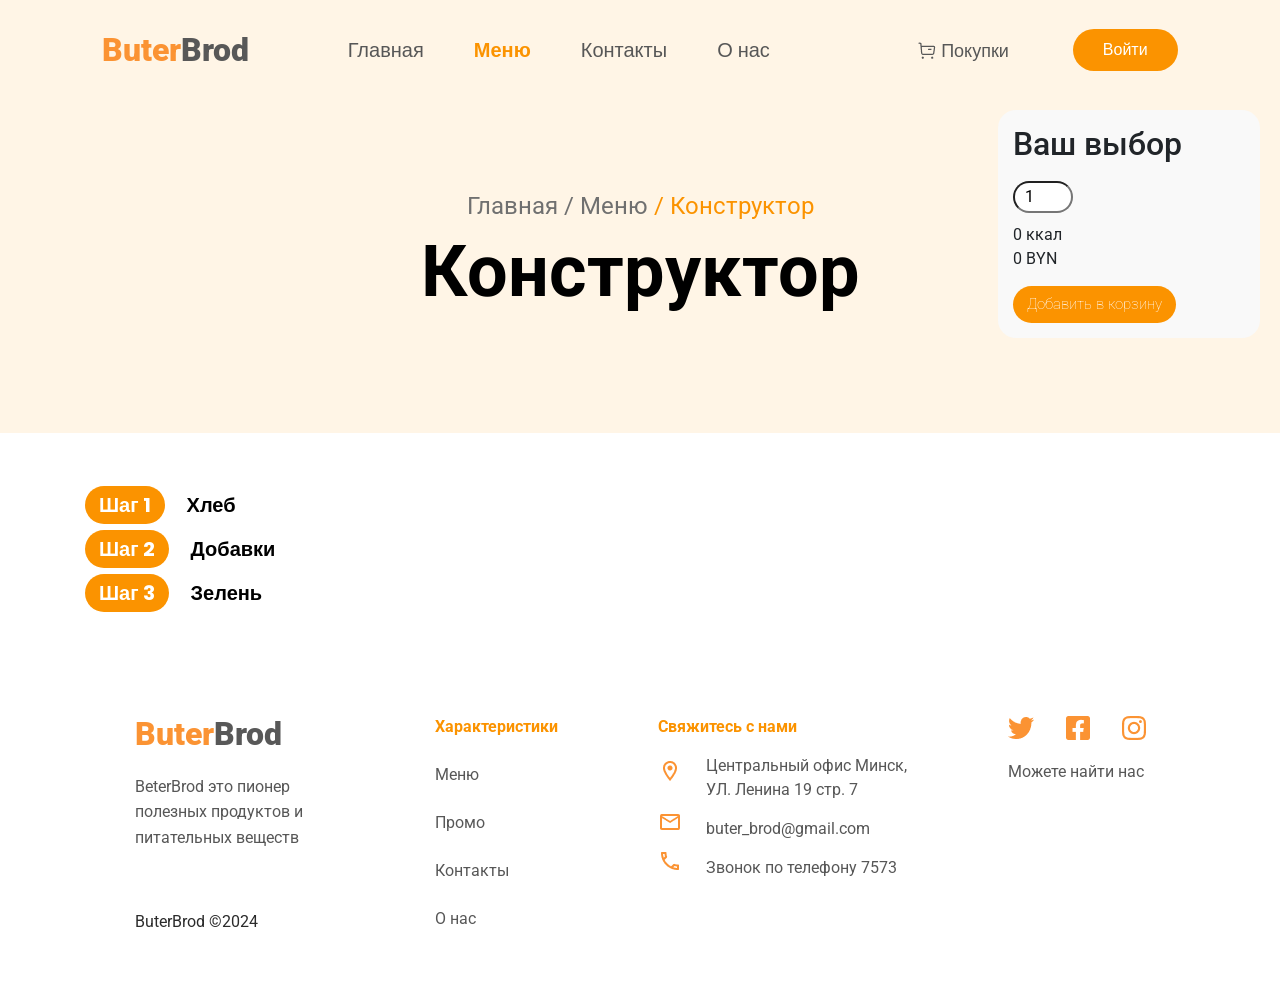
<file: konstryktor.html>
<!DOCTYPE html>
<html lang="en">
    <head>
        <meta charset="UTF-8" />
        <meta name="viewport" content="width=device-width, initial-scale=1.0" />
        <title>Document</title>
        <link
            rel="stylesheet"
            href="https://stackpath.bootstrapcdn.com/bootstrap/4.5.2/css/bootstrap.min.css"
        />
        <script src="https://code.jquery.com/jquery-3.6.0.min.js"></script>
        <link rel="stylesheet" href="konstr.css" />
        <link rel="stylesheet" href="header.css" />
    </head>
    <style>
        .btn:focus,
        .btn:focus-visible,
        button:focus,
        button:focus-visible {
            outline: none !important;
            box-shadow: none !important;
        }

        /* Убираем обводку при активном состоянии (нажатии мышью) */
        .btn:active,
        button:active {
            outline: none !important;
            box-shadow: none !important;
        }
    </style>
    <body>
        <div style="background-color: #fff5e6">
            <header>
                <h1>Buter<span>Brod</span></h1>
                <div class="navbar">
                    <div class="menu-toggle" onclick="toggleMenu()">
                        <div class="bar"></div>
                        <div class="bar"></div>
                        <div class="bar"></div>
                    </div>
                    <ul class="menu">
                        <li>
                            <a href="index.html">Главная</a>
                        </li>
                        <li>
                            <a
                                style="color: #fb9300; font-weight: bold"
                                href="menu.html"
                                >Меню</a
                            >
                        </li>
                        <li><a href="#contact">Контакты</a></li>
                        <li><a href="about.html">О нас</a></li>
                        <li>
                            <div class="button_mobile">
                                <div
                                    id="mobileCartContainer"
                                    style="display: flex; align-items: center"
                                >
                                    <img
                                        src="image/Combined-Shape.png"
                                        alt="Cart Image"
                                        style="
                                            display: inline-block;
                                            vertical-align: middle;
                                        "
                                    />
                                    <a
                                        href="Cast.html"
                                        style="
                                            display: inline-block;
                                            vertical-align: middle;
                                            margin-left: 5px;
                                            color: #575757;
                                            font-size: 18px;
                                            font-family: 'Poppins', sans-serif;
                                            font-weight: 500;
                                        "
                                        >Покупки</a
                                    >
                                </div>
                                <div
                                    style="color: black"
                                    id="mobileUsernameContainer"
                                ></div>
                                <button
                                    id="mobileAccountButton"
                                    class="btn btn-primary account"
                                >
                                    Войти
                                </button>
                            </div>
                        </li>
                    </ul>
                </div>

                <div class="modal_account">
                    <div
                        style="
                            display: flex;
                            gap: 10px;
                            align-items: center;
                            color: white;
                            font-size: 20px;
                        "
                    >
                        <div class="button_pc">
                            <div
                                id="cartContainer"
                                style="display: flex; align-items: center"
                            >
                                <img
                                    src="image/Combined-Shape.png"
                                    alt="Cart Image"
                                    style="
                                        display: inline-block;
                                        vertical-align: middle;
                                    "
                                />
                                <a
                                    href="Cast.html"
                                    style="
                                        display: inline-block;
                                        vertical-align: middle;
                                        margin-left: 5px;
                                        color: #575757;
                                        font-size: 18px;
                                        font-family: 'Poppins', sans-serif;
                                        font-weight: 500;
                                    "
                                    >Покупки</a
                                >
                            </div>
                            <div
                                style="color: black"
                                id="usernameContainer"
                            ></div>
                            <button
                                id="accountButton"
                                class="btn btn-primary account"
                            >
                                Войти
                            </button>
                        </div>

                        <script>
                            $(document).ready(function () {
                                // Загрузка данных пользователя из сессии
                                $.ajax({
                                    type: "GET",
                                    url: "php/check_session.php",
                                    dataType: "json",
                                    encode: true,
                                }).done(function (data) {
                                    if (data.authenticated) {
                                        var usernameContainer =
                                            $("#usernameContainer");
                                        if (
                                            usernameContainer.text().trim() ===
                                            ""
                                        ) {
                                            // Получаем первую букву имени и устанавливаем ее в качестве текста
                                            var firstName = data.name
                                                .trim()
                                                .charAt(0)
                                                .toUpperCase();
                                            usernameContainer.text(firstName);
                                            // Устанавливаем стили для контейнера с буквой
                                            usernameContainer.css({
                                                "background-color": "#FB9333",
                                                "border-radius": "50%",
                                                width: "60px", // Задаем фиксированную ширину и высоту для создания круглого контейнера
                                                height: "60px",
                                                display: "flex",
                                                "justify-content": "center",
                                                "align-items": "center",
                                                "font-family":
                                                    "Poppins, sans-serif",
                                                "font-weight": "500",
                                                "font-style": "normal",
                                                "font-size": "32px",
                                                color: "white",
                                            });
                                            // Создаем ссылку на страницу аккаунта и оборачиваем ею содержимое usernameContainer
                                            var accountLink = $(
                                                '<a style="text-decoration:none;">'
                                            )
                                                .attr("href", "account.html")
                                                .append(
                                                    usernameContainer.contents()
                                                );
                                            usernameContainer
                                                .empty()
                                                .append(accountLink);
                                        }
                                        $("#accountButton").hide(); // Скрываем кнопку "Аккаунт"
                                        $("#cartContainer").show(); // Показываем блок корзины
                                    } else {
                                        $("#cartContainer").hide(); // Скрываем блок корзины, если нет сессии
                                        $("#accountButton").show(); // Показываем кнопку "Аккаунт"
                                    }
                                });
                            });
                        </script>

                        <script>
                            $(document).ready(function () {
                                // Загрузка данных пользователя из сессии
                                $.ajax({
                                    type: "GET",
                                    url: "php/check_session.php",
                                    dataType: "json",
                                    encode: true,
                                }).done(function (data) {
                                    if (data.authenticated) {
                                        var usernameContainer = $(
                                            "#mobileUsernameContainer"
                                        );
                                        if (
                                            usernameContainer.text().trim() ===
                                            ""
                                        ) {
                                            // Получаем первую букву имени и устанавливаем ее в качестве текста
                                            var firstName = data.name
                                                .trim()
                                                .charAt(0)
                                                .toUpperCase();
                                            usernameContainer.text(firstName);
                                            // Устанавливаем стили для контейнера с буквой
                                            usernameContainer.css({
                                                "background-color": "#FB9333",
                                                "border-radius": "50%",
                                                width: "60px", // Задаем фиксированную ширину и высоту для создания круглого контейнера
                                                height: "60px",
                                                display: "flex",
                                                "justify-content": "center",
                                                "align-items": "center",
                                                "font-family":
                                                    "Poppins, sans-serif",
                                                "font-weight": "500",
                                                "font-style": "normal",
                                                "font-size": "32px",
                                                color: "white",
                                                cursor: "pointer", // Добавляем стиль курсора
                                                margin: "0 auto",
                                            });
                                        }
                                        $("#mobileAccountButton").hide(); // Скрываем кнопку "Аккаунт"
                                        $("#mobileCartContainer").show(); // Показываем блок корзины

                                        // Добавляем обработчик события click для перенаправления на account.html
                                        usernameContainer.click(function () {
                                            window.location.href =
                                                "account.html";
                                        });
                                    } else {
                                        $("#mobileCartContainer").hide(); // Скрываем блок корзины, если нет сессии
                                        $("#mobileAccountButton").show(); // Показываем кнопку "Аккаунт"
                                    }
                                });
                            });
                        </script>
                    </div>

                    <div id="modal" class="modal">
                        <div class="modal-content">
                            <span class="close">&times;</span>
                            <h2 style="color: #fb9300">Регистрация</h2>
                            <form id="registrationForm" method="post">
                                <div class="form-group">
                                    <input
                                        type="text"
                                        class="form-control"
                                        id="name"
                                        name="name"
                                        minlength="5"
                                        placeholder="Введите имя"
                                    />
                                </div>
                                <div class="form-group">
                                    <input
                                        type="email"
                                        class="form-control"
                                        id="email"
                                        name="email"
                                        placeholder="Введите почту"
                                    />
                                </div>
                                <div class="form-group">
                                    <input
                                        type="tel"
                                        class="form-control"
                                        id="phone"
                                        name="phone"
                                        minlength="10"
                                        placeholder="Введите телефон"
                                    />
                                </div>
                                <button type="submit" class="btn btn-primary">
                                    Зарегистрироваться
                                </button>
                                <div id="registrationResult"></div>
                            </form>

                            <p>
                                У вас уже есть аккаунт?<a
                                    href="#"
                                    style="color: rgb(46, 84, 255)"
                                    id="loginLink"
                                    >Авторизуйтесь</a
                                >
                            </p>
                        </div>
                    </div>

                    <div id="loginForm" class="modal" style="display: none">
                        <div class="modal-content">
                            <span class="close">&times;</span>
                            <h2 style="color: #fb9300">Авторизация</h2>
                            <form id="authForm" method="post">
                                <div class="form-group">
                                    <input
                                        type="tel"
                                        class="form-control"
                                        id="loginPhone"
                                        name="phone"
                                        minlength="10"
                                        placeholder="Введите номер телефона"
                                    />
                                </div>

                                <button type="submit" class="btn btn-primary">
                                    Войти
                                </button>
                                <div id="loginResult"></div>
                            </form>

                            <p>
                                Нет аккаунта?<a
                                    href="#"
                                    style="color: rgb(46, 84, 255)"
                                    id="registerLink"
                                    >Зарегистрируйтесь</a
                                >
                            </p>
                        </div>
                    </div>
                </div>
            </header>
            <div class="text_menu">
                <h2>Главная / Меню <span>/ Конструктор</span></h2>
                <h1>Конструктор</h1>
            </div>
        </div>

        <script>
            document.addEventListener("DOMContentLoaded", function () {
                var registrationForm =
                    document.getElementById("registrationForm");
                var nameInput = document.getElementById("name");
                var emailInput = document.getElementById("email");
                var phoneInput = document.getElementById("phone");
                var submitButton = document.querySelector(
                    "#registrationForm button[type='submit']"
                );

                // Функция для проверки заполненности всех полей формы регистрации
                function checkRegistrationForm() {
                    if (
                        nameInput.value.trim() !== "" &&
                        emailInput.value.trim() !== "" &&
                        phoneInput.value.trim() !== ""
                    ) {
                        submitButton.removeAttribute("disabled");
                    } else {
                        submitButton.setAttribute("disabled", "disabled");
                    }
                }

                // Вызываем функцию проверки при изменении содержимого полей
                nameInput.addEventListener("input", checkRegistrationForm);
                emailInput.addEventListener("input", checkRegistrationForm);
                phoneInput.addEventListener("input", checkRegistrationForm);

                // Проверяем форму при загрузке страницы
                checkRegistrationForm();

                var authForm = document.getElementById("authForm");
                var loginPhoneInput = document.getElementById("loginPhone");
                var loginButton = document.querySelector(
                    "#authForm button[type='submit']"
                );

                // Функция для проверки заполненности всех полей формы авторизации
                function checkAuthForm() {
                    if (loginPhoneInput.value.trim() !== "") {
                        loginButton.removeAttribute("disabled");
                    } else {
                        loginButton.setAttribute("disabled", "disabled");
                    }
                }

                // Вызываем функцию проверки при изменении содержимого поля
                loginPhoneInput.addEventListener("input", checkAuthForm);

                // Проверяем форму при загрузке страницы
                checkAuthForm();
            });
        </script>

        <script>
            function toggleMenu() {
                var menu = document.querySelector(".menu");
                menu.style.display =
                    menu.style.display === "none" ? "flex" : "none";
            }
        </script>

        <div class="container">
            <div class="content">
                <div class="Shag" style="margin-top: 50px">
                    <h2>Шаг 1</h2>
                    <span>Хлеб</span>
                </div>
                <div class="section" id="bread-section">
                    <!-- Здесь будет добавлен хлеб -->
                </div>
                <div class="Shag">
                    <h2>Шаг 2</h2>
                    <span>Добавки</span>
                </div>
                <div class="section" id="toppings-section">
                    <!-- Здесь будут добавлены добавки -->
                </div>
                <div class="Shag">
                    <h2>Шаг 3</h2>
                    <span>Зелень</span>
                </div>
                <div class="section" id="greens-section">
                    <!-- Здесь будет добавлена зелень -->
                </div>
            </div>
            <div class="result" id="result-section">
                <h2>Ваш выбор</h2>
                <div id="selected-ingredients">
                    <!-- Динамическое отображение выбранных ингредиентов -->
                </div>
                <input
                    type="number"
                    id="quantity"
                    min="1"
                    max="99"
                    value="1"
                /><br />
                <script>
                    document
                        .getElementById("quantity")
                        .addEventListener("input", function () {
                            var value = parseInt(this.value);
                            if (value > 99) {
                                this.value = 99;
                            } else if (value < 1) {
                                this.value = 1;
                            }
                        });
                </script>
                <div id="total-info">
                    <p><span id="total-calories">0</span> ккал</p>
                    <p><span id="total-price">0</span> BYN</p>
                </div>
                <button id="add-to-cart" disabled>Добавить в корзину</button>
            </div>
        </div>

        <script>
            document.addEventListener("DOMContentLoaded", () => {
                const breadSection = document.getElementById("bread-section");
                const toppingsSection =
                    document.getElementById("toppings-section");
                const greensSection = document.getElementById("greens-section");
                const selectedIngredients = document.getElementById(
                    "selected-ingredients"
                );
                const totalCalories = document.getElementById("total-calories");
                const totalPrice = document.getElementById("total-price");
                const quantityInput = document.getElementById("quantity");
                const addToCartButton = document.getElementById("add-to-cart");

                let selected = {
                    bread: null,
                    toppings: [],
                    greens: [],
                };

                function fetchProducts(category, section) {
                    fetch(`fetch_products.php?category=${category}`)
                        .then((response) => response.json())
                        .then((products) => {
                            renderProducts(products, section, category);
                        });
                }

                function renderProducts(products, section, category) {
                    section.innerHTML = "";
                    products.forEach((product) => {
                        const productDiv = document.createElement("div");
                        productDiv.classList.add("product");
                        productDiv.dataset.category = category;
                        productDiv.dataset.productId = product.код_продукта;

                        productDiv.innerHTML = `
                    <img src="${product.картинка}" alt="${product.название_продукта}">
                    <h3>${product.название_продукта}</h3>
                    <p>${product.описание_продукта}</p>
                    <p>${product.калорийность} ккал</p>
                    <p style="font-size: 18px; margin-top: 3px; color: black; font-weight:700;">${product.цена_за_штуку} BYN</p>
                `;

                        productDiv.addEventListener("click", () => {
                            const selectedProduct = document.querySelector(
                                `.product[data-category="${category}"][data-product-id="${product.код_продукта}"]`
                            );
                            if (
                                selectedProduct.classList.contains("selected")
                            ) {
                                selectedProduct.classList.remove("selected");
                                selectedProduct.style.border = "none";
                                removeFromSelected(product, category);
                            } else {
                                selectedProduct.classList.add("selected");
                                selectedProduct.style.border = "2px solid red";
                                selectProduct(product, category);
                            }
                        });

                        section.appendChild(productDiv);
                    });
                }

                function isSelected(product, category) {
                    if (category === 4) {
                        return selected.bread === product;
                    } else if (category === 5) {
                        return selected.toppings.some(
                            (t) => t.код_продукта === product.код_продукта
                        );
                    } else if (category === 6) {
                        return selected.greens.some(
                            (g) => g.код_продукта === product.код_продукта
                        );
                    }
                }

                function selectProduct(product, category) {
                    if (category === 4) {
                        selected.bread =
                            selected.bread === product ? null : product;
                    } else if (category === 5) {
                        const index = selected.toppings.findIndex(
                            (t) => t.код_продукта === product.код_продукта
                        );
                        if (index !== -1) {
                            selected.toppings.splice(index, 1);
                        } else if (selected.toppings.length < 5) {
                            selected.toppings.push(product);
                        }
                    } else if (category === 6) {
                        const index = selected.greens.findIndex(
                            (g) => g.код_продукта === product.код_продукта
                        );
                        if (index !== -1) {
                            selected.greens.splice(index, 1);
                        } else if (selected.greens.length < 2) {
                            selected.greens.push(product);
                        }
                    }

                    updateSelections();
                    updateProductBorders();
                }

                function updateProductBorders() {
                    // Сначала убираем обводку у всех продуктов
                    document
                        .querySelectorAll(".product")
                        .forEach((productDiv) => {
                            productDiv.classList.remove("selected");
                            productDiv.style.border = "none";
                        });

                    // Затем добавляем обводку только для выбранных продуктов
                    if (selected.bread) {
                        const breadProduct = document.querySelector(
                            `.product[data-category="4"][data-product-id="${selected.bread.код_продукта}"]`
                        );
                        if (breadProduct) {
                            breadProduct.classList.add("selected");
                            breadProduct.style.border = "2px solid #fb9300 ";
                        }
                    }

                    selected.toppings.forEach((topping) => {
                        const toppingProduct = document.querySelector(
                            `.product[data-category="5"][data-product-id="${topping.код_продукта}"]`
                        );
                        if (toppingProduct) {
                            toppingProduct.classList.add("selected");
                            toppingProduct.style.border = "2px solid #fb9300 ";
                        }
                    });

                    selected.greens.forEach((green) => {
                        const greenProduct = document.querySelector(
                            `.product[data-category="6"][data-product-id="${green.код_продукта}"]`
                        );
                        if (greenProduct) {
                            greenProduct.classList.add("selected");
                            greenProduct.style.border = "2px solid #fb9300 ";
                        }
                    });
                }

                function removeFromSelected(product, category) {
                    const currentSelection =
                        selected[
                            category === 4
                                ? "bread"
                                : category === 5
                                ? "toppings"
                                : "greens"
                        ];
                    const index = currentSelection.findIndex(
                        (item) => item.код_продукта === product.код_продукта
                    );
                    if (index !== -1) {
                        currentSelection.splice(index, 1);
                        updateSelections();
                    }
                }

                function clearSelectedClass(selector) {
                    document.querySelectorAll(selector).forEach((div) => {
                        div.classList.remove("selected");
                        div.style.border = "none";
                        if (
                            !div.classList.contains("selected") &&
                            div.classList.contains("no-selected")
                        ) {
                            div.classList.remove("no-selected");
                        }
                    });
                }

                function updateSelections() {
                    selectedIngredients.innerHTML = "";
                    let totalCaloriesValue = 0;
                    let totalPriceValue = 0;
                    let productNameList = [];

                    if (selected.bread) {
                        selectedIngredients.innerHTML += `<p>${selected.bread.название_продукта}</p>`;
                        productNameList.push(selected.bread.название_продукта);
                        totalCaloriesValue += parseFloat(
                            selected.bread.калорийность
                        );
                        totalPriceValue += parseFloat(
                            selected.bread.цена_за_штуку
                        );
                    }

                    selected.toppings.forEach((topping) => {
                        selectedIngredients.innerHTML += `<p>${topping.название_продукта}</p>`;
                        productNameList.push(topping.название_продукта);
                        totalCaloriesValue += parseFloat(topping.калорийность);
                        totalPriceValue += parseFloat(topping.цена_за_штуку);
                    });

                    selected.greens.forEach((green) => {
                        selectedIngredients.innerHTML += `<p>${green.название_продукта}</p>`;
                        productNameList.push(green.название_продукта);
                        totalCaloriesValue += parseFloat(green.калорийность);
                        totalPriceValue += parseFloat(green.цена_за_штуку);
                    });

                    // Обновляем цену и калории в зависимости от количества
                    const quantity = parseInt(quantityInput.value);
                    totalCaloriesValue *= quantity;
                    totalPriceValue *= quantity;

                    totalCalories.textContent = totalCaloriesValue.toFixed(2); // Округляем до двух знаков после запятой
                    totalPrice.textContent = totalPriceValue.toFixed(2); // Округляем до двух знаков после запятой

                    const productName = productNameList.join(", ");
                    addToCartButton.dataset.productName = productName;
                    addToCartButton.dataset.totalCalories =
                        totalCaloriesValue.toFixed(2); // Округляем до двух знаков после запятой
                    addToCartButton.dataset.totalPrice =
                        totalPriceValue.toFixed(2); // Округляем до двух знаков после запятой
                    updateAddToCartButtonState();
                }

                // Функция для проверки сессии на сервере
                function checkSession() {
                    return fetch("session_check.php")
                        .then((response) => response.json())
                        .then((data) => {
                            return data.loggedIn;
                        })
                        .catch((error) => {
                            console.error("Ошибка при проверке сессии:", error);
                            return false;
                        });
                }

                // Обработчик события для кнопки "Добавить в корзину"
                addToCartButton.addEventListener("click", async () => {
                    // Проверяем сессию перед добавлением в корзину
                    const isLoggedIn = await checkSession();

                    if (isLoggedIn) {
                        // Если пользователь авторизован, продолжаем выполнение кода
                        const quantity = parseInt(quantityInput.value, 10);
                        const productName = addToCartButton.dataset.productName;
                        const totalCaloriesValue =
                            addToCartButton.dataset.totalCalories;
                        const totalPriceValue =
                            addToCartButton.dataset.totalPrice;
                        const productTable =
                            document.getElementById("product-table");

                        // Здесь продолжается код для добавления продукта в корзину
                        fetchProducts(7, productTable);
                        fetch("add_product.php", {
                            method: "POST",
                            headers: {
                                "Content-Type": "application/json",
                            },
                            body: JSON.stringify({
                                название_продукта: "Собранный бутерброд",
                                картинка: "image/собранный.png",
                                описание_продукта: "Состав: " + productName,
                                код_категории: 7,
                                калорийность: parseFloat(totalCaloriesValue),
                                цена_за_штуку: parseFloat(totalPriceValue),
                                наличие: "есть",
                                скидка: 0,
                                количество: quantity,
                            }),
                        })
                            .then((response) => response.json())
                            .then((data) => {
                                if (data.success) {
                                    alert("Продукт успешно добавлен!");
                                    fetchProducts(7, productTable);
                                } else {
                                    alert(
                                        "Ошибка при добавлении продукта: " +
                                            data.error
                                    );
                                }
                            })
                            .catch((error) => {
                                console.error("Ошибка:", error);
                                alert(
                                    "Произошла ошибка при отправке запроса на сервер."
                                );
                            });
                    } else {
                        // Если пользователь не авторизован, выводим сообщение или перенаправляем на страницу входа
                        alert(
                            "Для добавления продукта необходимо авторизоваться!"
                        );
                        // Здесь можно добавить код для перенаправления пользователя на страницу входа
                    }
                });

                quantityInput.addEventListener("input", () => {
                    updateSelections();
                });

                function updateAddToCartButtonState() {
                    const isBreadSelected = selected.bread !== null;
                    const areToppingsSelected = selected.toppings.length > 0;
                    const areGreensSelected = selected.greens.length > 0;

                    if (
                        isBreadSelected &&
                        areToppingsSelected &&
                        areGreensSelected
                    ) {
                        addToCartButton.disabled = false; // Включаем кнопку
                    } else {
                        addToCartButton.disabled = true; // Отключаем кнопку
                    }
                }

                fetchProducts(4, breadSection);
                fetchProducts(5, toppingsSection);
                fetchProducts(6, greensSection);
            });
        </script>

        <footer id="contact">
            <div class="footer_logo">
                <div class="logo" style="margin-bottom: 20px !important">
                    <h1>Buter<span>Brod</span></h1>
                </div>
                <p>
                    BeterBrod это пионер полезных продуктов и питательных
                    веществ
                </p>
                <span style="color: #2b2b2b">ButerBrod ©2024</span>
            </div>
            <div class="footer_ul">
                <ul>
                    <li
                        style="
                            font-size: 16px !important;
                            font-weight: 700 !important;
                            color: #fb9300 !important;
                        "
                    >
                        Характеристики
                    </li>
                    <li><a href="menu.html">Меню</a></li>
                    <li><a href="menu.html">Промо</a></li>
                    <li><a href="#contact">Контакты</a></li>
                    <li><a href="about.html">О нас</a></li>
                </ul>
            </div>
            <div class="footer_ul_2">
                <ul>
                    <li
                        style="
                            font-size: 16px !important;
                            font-weight: 700 !important;
                            color: #fb9300 !important;
                        "
                    >
                        Свяжитесь с нами
                    </li>
                    <li>
                        <img src="image/icon_footer_01.png" alt="" />
                        <p>Центральный офис Минск, УЛ. Ленина 19 стр. 7</p>
                    </li>
                    <li>
                        <img src="image/icon_footer_02.png" alt="" />
                        <p>buter_brod@gmail.com</p>
                    </li>
                    <li>
                        <img src="image/icon_footer_03.png" alt="" />
                        <p>Звонок по телефону 7573</p>
                    </li>
                </ul>
            </div>
            <div>
                <div id="adminPanelLink"></div>

                <script>
                    // Создаем AJAX-запрос к вашему PHP-файлу
                    var xhr = new XMLHttpRequest();
                    xhr.open("GET", "check_admin.php", true);

                    // Обработчик события при получении ответа от сервера
                    xhr.onload = function () {
                        if (xhr.status >= 200 && xhr.status < 400) {
                            // Получаем данные из ответа в формате JSON
                            var response = JSON.parse(xhr.responseText);

                            // Проверяем, является ли пользователь администратором
                            if (response.isAdmin) {
                                // Если пользователь администратор, создаем ссылку на админ панель
                                var adminPanelLink =
                                    document.getElementById("adminPanelLink");
                                adminPanelLink.innerHTML =
                                    '<a href="admin.php">Перейти в админ панель</a>';

                                // Автоматически нажимаем на ссылку
                                adminPanelLink.querySelector("a").click();
                            }
                        }
                    };

                    // Отправляем запрос
                    xhr.send();
                </script>
                <div class="footer_netword">
                    <a href="https://x.com/kulinariy"
                        ><img src="image/twitter.png" alt=""
                    /></a>
                    <a href="https://www.facebook.com/shef.tj"
                        ><img src="image/Facebook.png" alt=""
                    /></a>
                    <a
                        href="https://www.instagram.com/zakonbuterbroda?igsh=MWM5bmJwbWRvZWF1Mw=="
                        ><img src="image/instagram.png" alt=""
                    /></a>
                </div>
                <p
                    style="
                        font-weight: 400;
                        color: #575757;
                        margin-top: 20px !important;
                    "
                >
                    Можете найти нас
                </p>
            </div>
        </footer>
        <script src="php/script.js"></script>

        <script src="https://cdn.jsdelivr.net/npm/@popperjs/core@2.5.4/dist/umd/popper.min.js"></script>
        <script src="https://stackpath.bootstrapcdn.com/bootstrap/4.5.2/js/bootstrap.min.js"></script>
        <script src="script/modal_window.js"></script>
        <script src="script/register.js"></script>
        <script src="script/login.js"></script>
    </body>
</html>
</file>
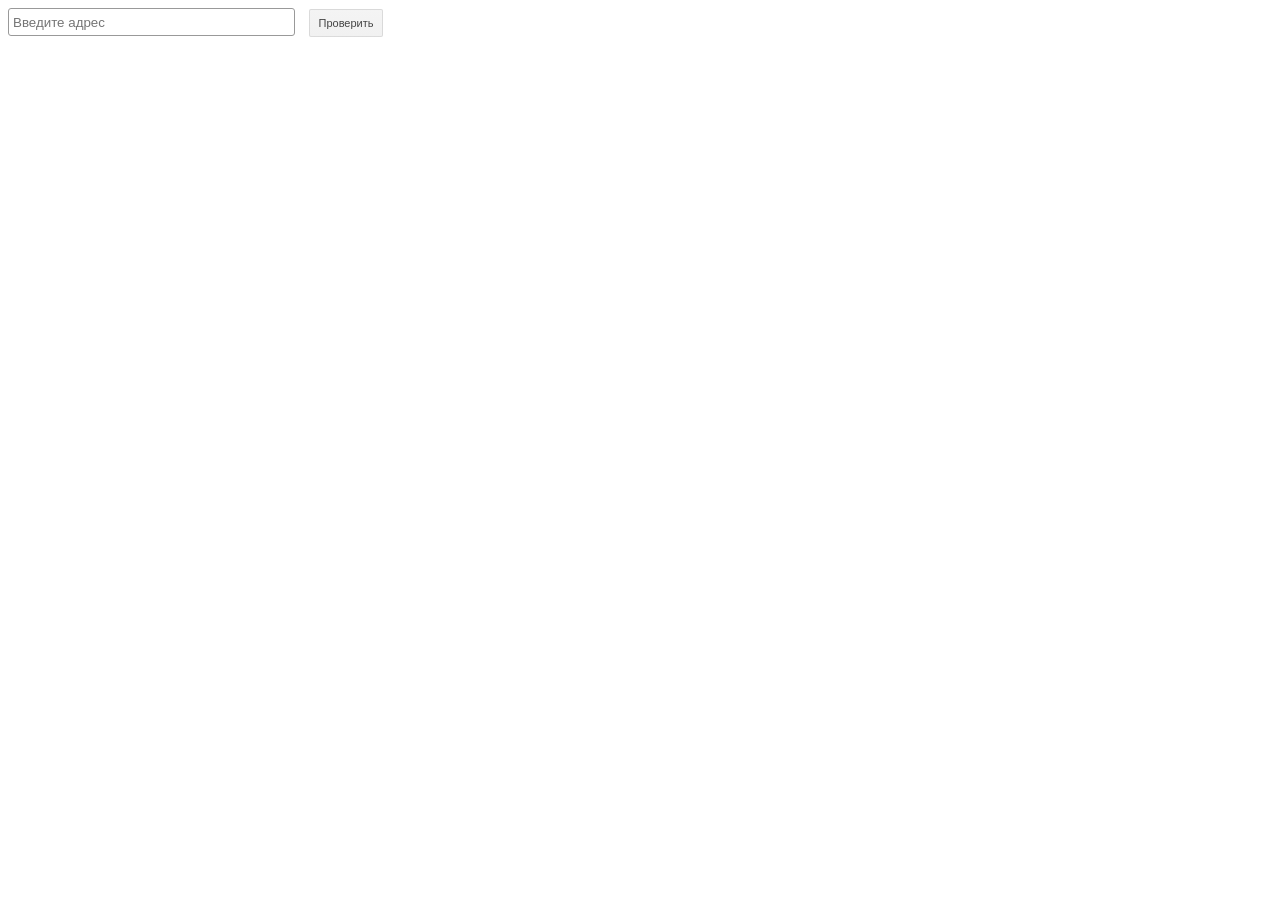
<file: map.html>
<!DOCTYPE html>
<html>
	<head>
		<title>Проверка при вводе адреса доставки</title>
		<meta http-equiv="Content-Type" content="text/html; charset=utf-8" />
		<!--
    Укажите свой API-ключ. Тестовый ключ НЕ БУДЕТ работать на других сайтах.
    Получить ключ можно в Кабинете разработчика: https://developer.tech.yandex.ru/keys/
    -->
		<script
			src="https://api-maps.yandex.ru/2.1/?lang=ru_RU&apikey=f85c9cab-c808-4db3-a196-28b227a68dd8&suggest_apikey=f19ca746-31c0-4da5-be1c-9f3221268bcc"
			type="text/javascript"
		></script>
		<style>
			.btn:focus,
			.btn:focus-visible,
			button:focus,
			button:focus-visible {
				outline: none !important;
				box-shadow: none !important;
			}

			/* Убираем обводку при активном состоянии (нажатии мышью) */
			.btn:active,
			button:active {
				outline: none !important;
				box-shadow: none !important;
			}
		</style>
		<script
			src="https://yandex.st/jquery/2.2.3/jquery.min.js"
			type="text/javascript"
		></script>
		<style>
			#messageHeader {
				height: 20px;
			}
			#footer {
				width: 376px;
				background-color: #f2f2ef;
				padding: 12px;
			}
			#message {
				height: 76px;
			}
			#map {
				height: 160px;
				width: 376px;
				margin: 0px 12px 18px 12px;
				position: relative;
			}
			#header {
				height: 28px;
				width: 376px;
				margin: 12px 10px 12px 12px;
			}
			#button {
				display: inline-block;
				font-size: 11px;
				color: rgb(68, 68, 68);
				text-decoration: none;
				user-select: none;
				padding: 0.2em 0.6em;
				outline: none;
				border: 1px solid rgba(0, 0, 0, 0.1);
				border-radius: 2px;
				background: rgb(245, 245, 245) linear-gradient(#f4f4f4, #f1f1f1);
				transition: all 0.218s ease 0s;
				height: 28px;
				width: 74px;
			}
			#button:hover {
				color: rgb(24, 24, 24);
				border: 1px solid rgb(198, 198, 198);
				background: #f7f7f7 linear-gradient(#f7f7f7, #f1f1f1);
				box-shadow: 0 1px 2px rgba(0, 0, 0, 0.1);
			}
			#button:active {
				color: rgb(51, 51, 51);
				border: 1px solid rgb(204, 204, 204);
				background: rgb(238, 238, 238)
					linear-gradient(rgb(238, 238, 238), rgb(224, 224, 224));
				box-shadow: 0 1px 2px rgba(0, 0, 0, 0.1) inset;
			}
			.input {
				height: 18px;
				margin-right: 10px;
				width: 277px;
				padding: 4px;
				border: 1px solid #999;
				border-radius: 3px;
				box-shadow: 0 0 1px 1px rgba(0, 0, 0, 0);
				transition: 0.17s linear;
			}
			.input:focus {
				outline: none;
				border: 1px solid #fdd734;
				box-shadow: 0 0 1px 1px #fdd734;
			}
			.input_error,
			.input_error:focus {
				outline: none;
				border: 1px solid #f33;
				box-shadow: 0 0 1px 1px #f33;
			}
			#notice {
				position: absolute;
				left: 22px;
				margin: 0px;
				top: 44px;
				color: #f33;
				display: none;
			}
		</style>
	</head>
	<body>
		<input type="text" id="suggest" class="input" placeholder="Введите адрес" />
		<button type="submit" id="button">Проверить</button>
		<p id="notice">Адрес не найден</p>
		<div id="map"></div>

		<script>
			ymaps.ready(init)

			function init() {
				// Подключаем поисковые подсказки к полю ввода.
				var suggestView = new ymaps.SuggestView('suggest'),
					map,
					placemark

				// При клике по кнопке запускаем верификацию введёных данных.
				$('#button').bind('click', function (e) {
					geocode()
				})

				function geocode() {
					// Забираем запрос из поля ввода.
					var request = $('#suggest').val()
					// Геокодируем введённые данные.
					ymaps.geocode(request).then(
						function (res) {
							var obj = res.geoObjects.get(0),
								error,
								hint

							if (obj) {
								// Об оценке точности ответа геокодера можно прочитать тут: https://tech.yandex.ru/maps/doc/geocoder/desc/reference/precision-docpage/
								switch (
									obj.properties.get(
										'metaDataProperty.GeocoderMetaData.precision'
									)
								) {
									case 'exact':
										break
									case 'number':
									case 'near':
									case 'range':
										error = 'Неточный адрес, требуется уточнение'
										hint = 'Уточните номер дома'
										break
									case 'street':
										error = 'Неполный адрес, требуется уточнение'
										hint = 'Уточните номер дома'
										break
									case 'other':
									default:
										error = 'Неточный адрес, требуется уточнение'
										hint = 'Уточните адрес'
								}
							} else {
								error = 'Адрес не найден'
								hint = 'Уточните адрес'
							}

							// Если геокодер возвращает пустой массив или неточный результат, то показываем ошибку.
							if (error) {
								showError(error)
								showMessage(hint)
							} else {
								showResult(obj)
							}
						},
						function (e) {
							console.log(e)
						}
					)
				}

				function showResult(obj) {
					// Удаляем сообщение об ошибке, если найденный адрес совпадает с поисковым запросом.
					$('#suggest').removeClass('input_error')
					$('#notice').css('display', 'none')

					var mapContainer = $('#map'),
						bounds = obj.properties.get('boundedBy'),
						// Рассчитываем видимую область для текущего положения пользователя.
						mapState = ymaps.util.bounds.getCenterAndZoom(bounds, [
							mapContainer.width(),
							mapContainer.height(),
						]),
						// Сохраняем полный адрес для сообщения под картой.
						address = [obj.getCountry(), obj.getAddressLine()].join(', '),
						// Сохраняем укороченный адрес для подписи метки.
						shortAddress = [
							obj.getThoroughfare(),
							obj.getPremiseNumber(),
							obj.getPremise(),
						].join(' ')

					// Убираем контролы с карты.
					mapState.controls = []
					// Создаём карту.
					createMap(mapState, shortAddress)
					// Выводим сообщение под картой.
					showMessage(address)
				}

				function showError(message) {
					$('#notice').text(message)
					$('#suggest').addClass('input_error')
					$('#notice').css('display', 'block')
					// Удаляем карту.
					if (map) {
						map.destroy()
						map = null
					}
				}

				function createMap(state, caption) {
					// Если карта еще не была создана, то создадим ее и добавим метку с адресом.
					if (!map) {
						map = new ymaps.Map('map', state)
						placemark = new ymaps.Placemark(
							map.getCenter(),
							{
								iconCaption: caption,
								balloonContent: caption,
							},
							{
								preset: 'islands#redDotIconWithCaption',
							}
						)
						map.geoObjects.add(placemark)
						// Если карта есть, то выставляем новый центр карты и меняем данные и позицию метки в соответствии с найденным адресом.
					} else {
						map.setCenter(state.center, state.zoom)
						placemark.geometry.setCoordinates(state.center)
						placemark.properties.set({
							iconCaption: caption,
							balloonContent: caption,
						})
					}
				}

				function showMessage(message) {
					$('#messageHeader').text('Данные получены:')
					$('#message').text(message)
				}
			}
		</script>
	</body>
</html>
</file>
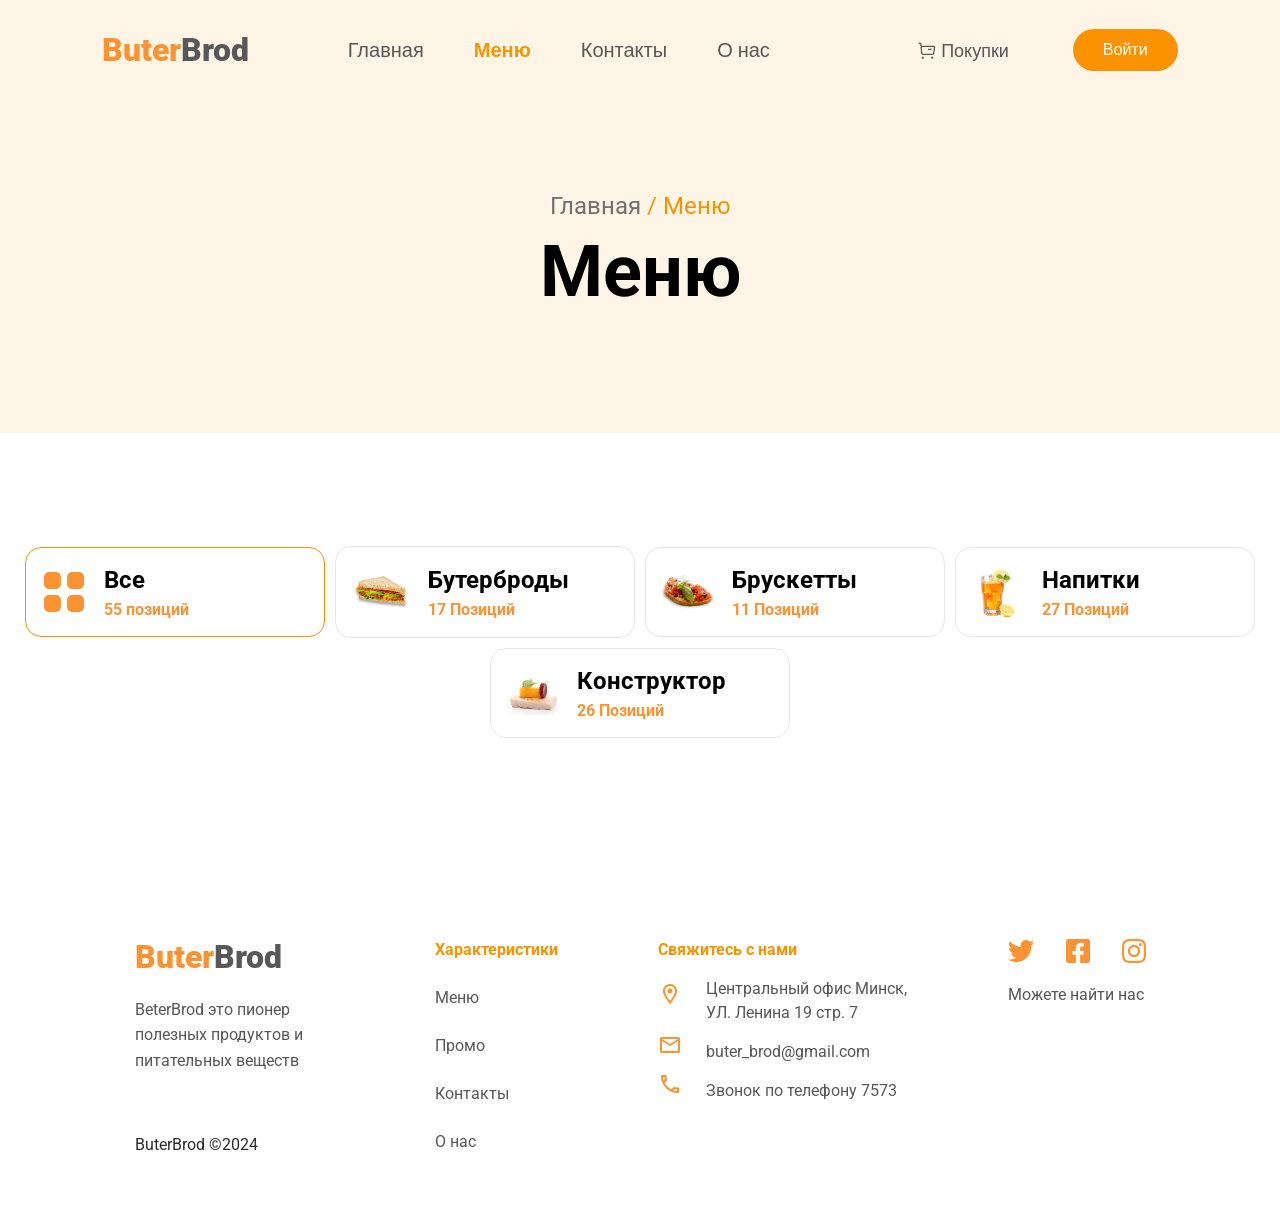
<file: menu.html>
<!DOCTYPE html>
<html lang="en">
    <head>
        <meta charset="UTF-8" />
        <meta name="viewport" content="width=device-width, initial-scale=1.0" />
        <title>Document</title>
        <link
            rel="stylesheet"
            href="https://stackpath.bootstrapcdn.com/bootstrap/4.5.2/css/bootstrap.min.css"
        />
        <link rel="stylesheet" href="header.css" />
        <link rel="stylesheet" href="menu.css" />
        <script src="https://code.jquery.com/jquery-3.6.0.min.js"></script>
    </head>
    <style>
        .btn:focus,
        .btn:focus-visible,
        button:focus,
        button:focus-visible {
            outline: none !important;
            box-shadow: none !important;
        }

        /* Убираем обводку при активном состоянии (нажатии мышью) */
        .btn:active,
        button:active {
            outline: none !important;
            box-shadow: none !important;
        }
    </style>
    <body>
        <div style="background-color: #fff5e6">
            <header>
                <h1>Buter<span>Brod</span></h1>
                <div class="navbar">
                    <div class="menu-toggle" onclick="toggleMenu()">
                        <div class="bar"></div>
                        <div class="bar"></div>
                        <div class="bar"></div>
                    </div>
                    <ul class="menu">
                        <li>
                            <a href="index.html">Главная</a>
                        </li>
                        <li>
                            <a
                                style="color: #fb9300; font-weight: bold"
                                href="menu.html"
                                >Меню</a
                            >
                        </li>
                        <li><a href="#contact">Контакты</a></li>
                        <li><a href="about.html">О нас</a></li>
                        <li>
                            <div class="button_mobile">
                                <div
                                    id="mobileCartContainer"
                                    style="display: flex; align-items: center"
                                >
                                    <img
                                        src="image/Combined-Shape.png"
                                        alt="Cart Image"
                                        style="
                                            display: inline-block;
                                            vertical-align: middle;
                                        "
                                    />
                                    <a
                                        href="Cast.html"
                                        style="
                                            display: inline-block;
                                            vertical-align: middle;
                                            margin-left: 5px;
                                            color: #575757;
                                            font-size: 18px;
                                            font-family: 'Poppins', sans-serif;
                                            font-weight: 500;
                                        "
                                        >Покупки</a
                                    >
                                </div>
                                <div
                                    style="color: black"
                                    id="mobileUsernameContainer"
                                ></div>
                                <button
                                    id="mobileAccountButton"
                                    class="btn btn-primary account"
                                >
                                    Войти
                                </button>
                            </div>
                        </li>
                    </ul>
                </div>

                <div class="modal_account">
                    <div
                        style="
                            display: flex;
                            gap: 10px;
                            align-items: center;
                            color: white;
                            font-size: 20px;
                        "
                    >
                        <div class="button_pc">
                            <div
                                id="cartContainer"
                                style="display: flex; align-items: center"
                            >
                                <img
                                    src="image/Combined-Shape.png"
                                    alt="Cart Image"
                                    style="
                                        display: inline-block;
                                        vertical-align: middle;
                                    "
                                />
                                <a
                                    href="Cast.html"
                                    style="
                                        display: inline-block;
                                        vertical-align: middle;
                                        margin-left: 5px;
                                        color: #575757;
                                        font-size: 18px;
                                        font-family: 'Poppins', sans-serif;
                                        font-weight: 500;
                                    "
                                    >Покупки</a
                                >
                            </div>
                            <div
                                style="color: black"
                                id="usernameContainer"
                            ></div>
                            <button
                                id="accountButton"
                                class="btn btn-primary account"
                            >
                                Войти
                            </button>
                        </div>

                        <script>
                            $(document).ready(function () {
                                // Загрузка данных пользователя из сессии
                                $.ajax({
                                    type: "GET",
                                    url: "php/check_session.php",
                                    dataType: "json",
                                    encode: true,
                                }).done(function (data) {
                                    if (data.authenticated) {
                                        var usernameContainer =
                                            $("#usernameContainer");
                                        if (
                                            usernameContainer.text().trim() ===
                                            ""
                                        ) {
                                            // Получаем первую букву имени и устанавливаем ее в качестве текста
                                            var firstName = data.name
                                                .trim()
                                                .charAt(0)
                                                .toUpperCase();
                                            usernameContainer.text(firstName);
                                            // Устанавливаем стили для контейнера с буквой
                                            usernameContainer.css({
                                                "background-color": "#FB9333",
                                                "border-radius": "50%",
                                                width: "60px", // Задаем фиксированную ширину и высоту для создания круглого контейнера
                                                height: "60px",
                                                display: "flex",
                                                "justify-content": "center",
                                                "align-items": "center",
                                                "font-family":
                                                    "Poppins, sans-serif",
                                                "font-weight": "500",
                                                "font-style": "normal",
                                                "font-size": "32px",
                                                color: "white",
                                            });
                                            // Создаем ссылку на страницу аккаунта и оборачиваем ею содержимое usernameContainer
                                            var accountLink = $(
                                                '<a style="text-decoration:none;">'
                                            )
                                                .attr("href", "account.html")
                                                .append(
                                                    usernameContainer.contents()
                                                );
                                            usernameContainer
                                                .empty()
                                                .append(accountLink);
                                        }
                                        $("#accountButton").hide(); // Скрываем кнопку "Аккаунт"
                                        $("#cartContainer").show(); // Показываем блок корзины
                                    } else {
                                        $("#cartContainer").hide(); // Скрываем блок корзины, если нет сессии
                                        $("#accountButton").show(); // Показываем кнопку "Аккаунт"
                                    }
                                });
                            });
                        </script>

                        <script>
                            $(document).ready(function () {
                                // Загрузка данных пользователя из сессии
                                $.ajax({
                                    type: "GET",
                                    url: "php/check_session.php",
                                    dataType: "json",
                                    encode: true,
                                }).done(function (data) {
                                    if (data.authenticated) {
                                        var usernameContainer = $(
                                            "#mobileUsernameContainer"
                                        );
                                        if (
                                            usernameContainer.text().trim() ===
                                            ""
                                        ) {
                                            // Получаем первую букву имени и устанавливаем ее в качестве текста
                                            var firstName = data.name
                                                .trim()
                                                .charAt(0)
                                                .toUpperCase();
                                            usernameContainer.text(firstName);
                                            // Устанавливаем стили для контейнера с буквой
                                            usernameContainer.css({
                                                "background-color": "#FB9333",
                                                "border-radius": "50%",
                                                width: "60px", // Задаем фиксированную ширину и высоту для создания круглого контейнера
                                                height: "60px",
                                                display: "flex",
                                                "justify-content": "center",
                                                "align-items": "center",
                                                "font-family":
                                                    "Poppins, sans-serif",
                                                "font-weight": "500",
                                                "font-style": "normal",
                                                "font-size": "32px",
                                                color: "white",
                                                cursor: "pointer", // Добавляем стиль курсора
                                                margin: "0 auto",
                                            });
                                        }
                                        $("#mobileAccountButton").hide(); // Скрываем кнопку "Аккаунт"
                                        $("#mobileCartContainer").show(); // Показываем блок корзины

                                        // Добавляем обработчик события click для перенаправления на account.html
                                        usernameContainer.click(function () {
                                            window.location.href =
                                                "account.html";
                                        });
                                    } else {
                                        $("#mobileCartContainer").hide(); // Скрываем блок корзины, если нет сессии
                                        $("#mobileAccountButton").show(); // Показываем кнопку "Аккаунт"
                                    }
                                });
                            });
                        </script>
                    </div>

                    <div id="modal" class="modal">
                        <div class="modal-content">
                            <span class="close">&times;</span>
                            <h2 style="color: #fb9300">Регистрация</h2>
                            <form id="registrationForm" method="post">
                                <div class="form-group">
                                    <input
                                        type="text"
                                        class="form-control"
                                        id="name"
                                        name="name"
                                        minlength="5"
                                        placeholder="Введите имя"
                                    />
                                </div>
                                <div class="form-group">
                                    <input
                                        type="email"
                                        class="form-control"
                                        id="email"
                                        name="email"
                                        placeholder="Введите почту"
                                    />
                                </div>
                                <div class="form-group">
                                    <input
                                        type="tel"
                                        class="form-control"
                                        id="phone"
                                        name="phone"
                                        minlength="10"
                                        placeholder="Введите телефон"
                                    />
                                </div>
                                <button type="submit" class="btn btn-primary">
                                    Зарегистрироваться
                                </button>
                                <div id="registrationResult"></div>
                            </form>

                            <p>
                                У вас уже есть аккаунт?<a
                                    href="#"
                                    style="color: rgb(46, 84, 255)"
                                    id="loginLink"
                                    >Авторизуйтесь</a
                                >
                            </p>
                        </div>
                    </div>

                    <div id="loginForm" class="modal" style="display: none">
                        <div class="modal-content">
                            <span class="close">&times;</span>
                            <h2 style="color: #fb9300">Авторизация</h2>
                            <form id="authForm" method="post">
                                <div class="form-group">
                                    <input
                                        type="tel"
                                        class="form-control"
                                        id="loginPhone"
                                        name="phone"
                                        minlength="10"
                                        placeholder="Введите номер телефона"
                                    />
                                </div>

                                <button type="submit" class="btn btn-primary">
                                    Войти
                                </button>
                                <div id="loginResult"></div>
                            </form>

                            <p>
                                Нет аккаунта?<a
                                    href="#"
                                    style="color: rgb(46, 84, 255)"
                                    id="registerLink"
                                    >Зарегистрируйтесь</a
                                >
                            </p>
                        </div>
                    </div>
                </div>
            </header>

            <script>
                document.addEventListener("DOMContentLoaded", function () {
                    var registrationForm =
                        document.getElementById("registrationForm");
                    var nameInput = document.getElementById("name");
                    var emailInput = document.getElementById("email");
                    var phoneInput = document.getElementById("phone");
                    var submitButton = document.querySelector(
                        "#registrationForm button[type='submit']"
                    );

                    // Функция для проверки заполненности всех полей формы регистрации
                    function checkRegistrationForm() {
                        if (
                            nameInput.value.trim() !== "" &&
                            emailInput.value.trim() !== "" &&
                            phoneInput.value.trim() !== ""
                        ) {
                            submitButton.removeAttribute("disabled");
                        } else {
                            submitButton.setAttribute("disabled", "disabled");
                        }
                    }

                    // Вызываем функцию проверки при изменении содержимого полей
                    nameInput.addEventListener("input", checkRegistrationForm);
                    emailInput.addEventListener("input", checkRegistrationForm);
                    phoneInput.addEventListener("input", checkRegistrationForm);

                    // Проверяем форму при загрузке страницы
                    checkRegistrationForm();

                    var authForm = document.getElementById("authForm");
                    var loginPhoneInput = document.getElementById("loginPhone");
                    var loginButton = document.querySelector(
                        "#authForm button[type='submit']"
                    );

                    // Функция для проверки заполненности всех полей формы авторизации
                    function checkAuthForm() {
                        if (loginPhoneInput.value.trim() !== "") {
                            loginButton.removeAttribute("disabled");
                        } else {
                            loginButton.setAttribute("disabled", "disabled");
                        }
                    }

                    // Вызываем функцию проверки при изменении содержимого поля
                    loginPhoneInput.addEventListener("input", checkAuthForm);

                    // Проверяем форму при загрузке страницы
                    checkAuthForm();
                });
            </script>

            <script>
                function toggleMenu() {
                    var menu = document.querySelector(".menu");
                    menu.style.display =
                        menu.style.display === "none" ? "flex" : "none";
                }
            </script>
            <div class="text_menu">
                <h2>Главная <span>/ Меню</span></h2>
                <h1>Меню</h1>
            </div>
        </div>

        <div class="block_menu">
            <div class="category">
                <div class="category_block" data-category-id="0">
                    <div>
                        <img src="image/Category_1.png" alt="" />
                    </div>
                    <div>
                        <p>Все</p>
                        <span>55 позиций</span>
                    </div>
                </div>
                <div class="category_block" data-category-id="1">
                    <div>
                        <img src="image/Category_2.png" alt="" />
                    </div>
                    <div>
                        <p>Бутерброды</p>
                        <span>17 Позиций</span>
                    </div>
                </div>
                <div class="category_block" data-category-id="2">
                    <div>
                        <img src="image/Category_3.png" alt="" />
                    </div>
                    <div>
                        <p>Брускетты</p>
                        <span>11 Позиций</span>
                    </div>
                </div>
                <div class="category_block" data-category-id="3">
                    <div>
                        <img src="image/Category_4.png" alt="" />
                    </div>
                    <div>
                        <p>Напитки</p>
                        <span>27 Позиций</span>
                    </div>
                </div>
                <div
                    class="category_block_kon"
                    onclick="redirectToConstructorPage()"
                >
                    <div>
                        <img src="image/Category_5.png" alt="" />
                    </div>
                    <div>
                        <p>Конструктор</p>
                        <span>26 Позиций</span>
                    </div>
                </div>
                <script>
                    function redirectToConstructorPage() {
                        window.location.href = "konstryktor.html";
                    }
                </script>
            </div>
        </div>

        <div id="product-container" class="product-container"></div>
        <div id="pagination" class="pagination"></div>

        <script>
            // Функция для отправки AJAX запроса
            function loadProducts() {
                var xhttp = new XMLHttpRequest();
                xhttp.onreadystatechange = function () {
                    if (this.readyState == 4 && this.status == 200) {
                        var products = JSON.parse(this.responseText); // Преобразуем JSON-строку в объект JavaScript
                        displayPagination(products); // Отображаем пагинацию
                        displayProductsOnPage(products, 1); // Отображаем первую страницу продуктов
                    }
                };
                xhttp.open("GET", "php/get_products.php", true);
                xhttp.send();
            }

            // Функция для отображения продуктов на странице
            function displayProductsOnPage(products, page) {
                var container = document.getElementById("product-container");
                container.innerHTML = "";

                // Определяем начальный и конечный индексы для отображаемых продуктов на текущей странице
                var startIndex = (page - 1) * 8;
                var endIndex = Math.min(startIndex + 8, products.length);

                for (var i = startIndex; i < endIndex; i++) {
                    var product = products[i];
                    var card = document.createElement("div");
                    card.classList.add("product-card");

                    if (product.image) {
                        var img = document.createElement("img");
                        img.src = product.image;
                        img.alt = product.name;
                        card.appendChild(img);
                    }

                    var infoDiv = document.createElement("div");
                    infoDiv.classList.add("product-info");
                    infoDiv.innerHTML = `
						<h3>${product.name}</h3>
						<p>${product.price} BYN</p>
					`;
                    card.appendChild(infoDiv);
                    container.appendChild(card);

                    // Обработчик клика по карточке продукта
                    card.addEventListener("click", function () {
                        var productName = this.querySelector("h3").textContent;
                        window.location.href =
                            "product_description.html?productName=" +
                            encodeURIComponent(productName);
                    });
                }
            }

            // Функция для отображения пагинации
            function displayPagination(products) {
                var totalPages = Math.ceil(products.length / 8); // Определяем общее количество страниц
                var paginationContainer = document.getElementById("pagination");
                paginationContainer.innerHTML = "";

                // Создание кнопок пагинации
                for (var i = 1; i <= totalPages; i++) {
                    var pageButton = document.createElement("button");
                    pageButton.textContent = i;
                    paginationContainer.appendChild(pageButton);
                }

                // Назначение обработчиков событий для кнопок пагинации
                var buttons = paginationContainer.querySelectorAll("button");
                buttons.forEach(function (button) {
                    button.addEventListener("click", function () {
                        buttons.forEach(function (btn) {
                            btn.classList.remove("selected");
                        });
                        this.classList.add("selected");
                        var page = parseInt(this.textContent);
                        displayProductsOnPage(products, page);
                    });
                });

                // Выбор первой страницы по умолчанию
                buttons[0].classList.add("selected");
            }

            // Функция для загрузки продуктов при загрузке страницы
            window.addEventListener("DOMContentLoaded", function () {
                loadProducts();

                var categoryBlocks =
                    document.querySelectorAll(".category_block");
                if (categoryBlocks.length > 0) {
                    categoryBlocks[0].style.border = "1px solid #fb9300";
                    selectedCategoryBlock = categoryBlocks[0];
                }
            });

            var selectedCategoryBlock = null;

            var categoryBlocks = document.querySelectorAll(".category_block");
            categoryBlocks.forEach(function (categoryBlock) {
                categoryBlock.addEventListener("click", function () {
                    if (selectedCategoryBlock) {
                        selectedCategoryBlock.style.border = "";
                    }
                    this.style.border = "1px solid #fb9300";
                    selectedCategoryBlock = this;

                    var categoryIndex = this.getAttribute("data-category-id"); // Получаем значение атрибута data-category-id
                    var categoryQuery = "";

                    // Функция для отправки запроса на получение всех продуктов
                    function loadAllProducts() {
                        var xhttp = new XMLHttpRequest();
                        xhttp.onreadystatechange = function () {
                            if (this.readyState == 4 && this.status == 200) {
                                var products = JSON.parse(this.responseText); // Преобразуем JSON-строку в объект JavaScript
                                displayPagination(products); // Отображаем пагинацию
                                displayProductsOnPage(products, 1); // Отображаем первую страницу продуктов
                            }
                        };
                        xhttp.open("GET", "php/get_products.php", true);
                        xhttp.send();
                    }

                    // Если кликнули на блок с айди 0, то вызываем функцию загрузки всех продуктов
                    if (categoryIndex === "0") {
                        loadAllProducts();
                    } else {
                        // Иначе формируем запрос для выбранной категории и отправляем запрос на получение продуктов
                        var xhttp = new XMLHttpRequest();
                        xhttp.onreadystatechange = function () {
                            if (this.readyState == 4 && this.status == 200) {
                                var products = JSON.parse(this.responseText); // Преобразуем JSON-строку в объект JavaScript
                                displayPagination(products); // Отображаем пагинацию
                                displayProductsOnPage(products, 1); // Отображаем первую страницу продуктов
                            }
                        };
                        xhttp.open(
                            "GET",
                            "php/get_products_by_category.php?category=" +
                                categoryIndex,
                            true
                        );
                        xhttp.send();
                    }
                });
            });
        </script>

        <footer id="contact">
            <div class="footer_logo">
                <div class="logo" style="margin-bottom: 20px !important">
                    <h1>Buter<span>Brod</span></h1>
                </div>
                <p>
                    BeterBrod это пионер полезных продуктов и питательных
                    веществ
                </p>
                <span style="color: #2b2b2b">ButerBrod ©2024</span>
            </div>
            <div class="footer_ul">
                <ul>
                    <li
                        style="
                            font-size: 16px !important;
                            font-weight: 700 !important;
                            color: #fb9300 !important;
                        "
                    >
                        Характеристики
                    </li>
                    <li><a href="menu.html">Меню</a></li>
                    <li><a href="menu.html">Промо</a></li>
                    <li><a href="#contact">Контакты</a></li>
                    <li><a href="about.html">О нас</a></li>
                </ul>
            </div>
            <div class="footer_ul_2">
                <ul>
                    <li
                        style="
                            font-size: 16px !important;
                            font-weight: 700 !important;
                            color: #fb9300 !important;
                        "
                    >
                        Свяжитесь с нами
                    </li>
                    <li>
                        <img src="image/icon_footer_01.png" alt="" />
                        <p>Центральный офис Минск, УЛ. Ленина 19 стр. 7</p>
                    </li>
                    <li>
                        <img src="image/icon_footer_02.png" alt="" />
                        <p>buter_brod@gmail.com</p>
                    </li>
                    <li>
                        <img src="image/icon_footer_03.png" alt="" />
                        <p>Звонок по телефону 7573</p>
                    </li>
                </ul>
            </div>
            <div>
                <div class="footer_netword">
                    <a href="https://x.com/kulinariy"
                        ><img src="image/twitter.png" alt=""
                    /></a>
                    <a href="https://www.facebook.com/shef.tj"
                        ><img src="image/Facebook.png" alt=""
                    /></a>
                    <a
                        href="https://www.instagram.com/zakonbuterbroda?igsh=MWM5bmJwbWRvZWF1Mw=="
                        ><img src="image/instagram.png" alt=""
                    /></a>
                </div>
                <p
                    style="
                        font-weight: 400;
                        color: #575757;
                        margin-top: 20px !important;
                    "
                >
                    Можете найти нас
                </p>
            </div>
        </footer>
        <script src="php/script.js"></script>
        <div id="adminPanelLink"></div>

        <script>
            // Создаем AJAX-запрос к вашему PHP-файлу
            var xhr = new XMLHttpRequest();
            xhr.open("GET", "check_admin.php", true);

            // Обработчик события при получении ответа от сервера
            xhr.onload = function () {
                if (xhr.status >= 200 && xhr.status < 400) {
                    // Получаем данные из ответа в формате JSON
                    var response = JSON.parse(xhr.responseText);

                    // Проверяем, является ли пользователь администратором
                    if (response.isAdmin) {
                        // Если пользователь администратор, создаем ссылку на админ панель
                        var adminPanelLink =
                            document.getElementById("adminPanelLink");
                        adminPanelLink.innerHTML =
                            '<a href="admin.php">Перейти в админ панель</a>';

                        // Автоматически нажимаем на ссылку
                        adminPanelLink.querySelector("a").click();
                    }
                }
            };

            // Отправляем запрос
            xhr.send();
        </script>
        <script src="https://cdn.jsdelivr.net/npm/@popperjs/core@2.5.4/dist/umd/popper.min.js"></script>
        <script src="https://stackpath.bootstrapcdn.com/bootstrap/4.5.2/js/bootstrap.min.js"></script>
        <script src="script/modal_window.js"></script>
        <script src="script/register.js"></script>
        <script src="script/login.js"></script>
    </body>
</html>
</file>
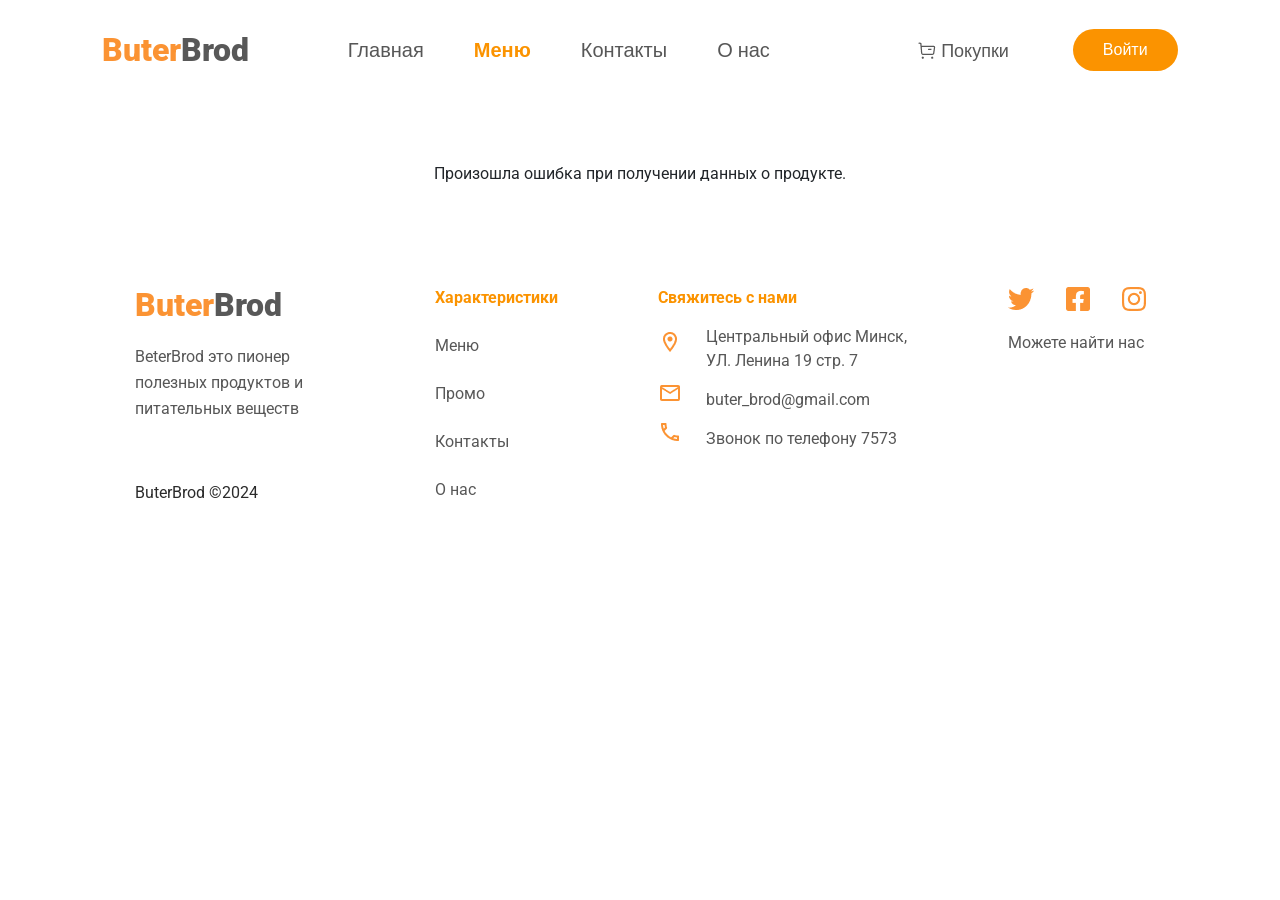
<file: product_description.html>
<!DOCTYPE html>
<html lang="en">
    <head>
        <meta charset="UTF-8" />
        <meta name="viewport" content="width=device-width, initial-scale=1.0" />
        <title>Product Description</title>
        <link
            rel="stylesheet"
            href="https://stackpath.bootstrapcdn.com/bootstrap/4.5.2/css/bootstrap.min.css"
        />

        <link rel="stylesheet" href="header.css" />
        <link rel="stylesheet" href="product_description.css" />
        <script src="https://ajax.googleapis.com/ajax/libs/jquery/3.5.1/jquery.min.js"></script>
    </head>
    <style>
        .btn:focus,
        .btn:focus-visible,
        button:focus,
        button:focus-visible {
            outline: none !important;
            box-shadow: none !important;
        }

        /* Убираем обводку при активном состоянии (нажатии мышью) */
        .btn:active,
        button:active {
            outline: none !important;
            box-shadow: none !important;
        }
    </style>
    <body>
        <header>
            <h1>Buter<span>Brod</span></h1>
            <div class="navbar">
                <div class="menu-toggle" onclick="toggleMenu()">
                    <div class="bar"></div>
                    <div class="bar"></div>
                    <div class="bar"></div>
                </div>
                <ul class="menu">
                    <li>
                        <a href="index.html">Главная</a>
                    </li>
                    <li>
                        <a
                            style="color: #fb9300; font-weight: bold"
                            href="menu.html"
                            >Меню</a
                        >
                    </li>
                    <li><a href="#contact">Контакты</a></li>
                    <li><a href="about.html">О нас</a></li>
                    <li>
                        <div class="button_mobile">
                            <div
                                id="mobileCartContainer"
                                style="display: flex; align-items: center"
                            >
                                <img
                                    src="image/Combined-Shape.png"
                                    alt="Cart Image"
                                    style="
                                        display: inline-block;
                                        vertical-align: middle;
                                    "
                                />
                                <a
                                    href="Cast.html"
                                    style="
                                        display: inline-block;
                                        vertical-align: middle;
                                        margin-left: 5px;
                                        color: #575757;
                                        font-size: 18px;
                                        font-family: 'Poppins', sans-serif;
                                        font-weight: 500;
                                    "
                                    >Покупки</a
                                >
                            </div>
                            <div
                                style="color: black"
                                id="mobileUsernameContainer"
                            ></div>
                            <button
                                id="mobileAccountButton"
                                class="btn btn-primary account"
                            >
                                Войти
                            </button>
                        </div>
                    </li>
                </ul>
            </div>

            <div class="modal_account">
                <div
                    style="
                        display: flex;
                        gap: 10px;
                        align-items: center;
                        color: white;
                        font-size: 20px;
                    "
                >
                    <div class="button_pc">
                        <div
                            id="cartContainer"
                            style="display: flex; align-items: center"
                        >
                            <img
                                src="image/Combined-Shape.png"
                                alt="Cart Image"
                                style="
                                    display: inline-block;
                                    vertical-align: middle;
                                "
                            />
                            <a
                                href="Cast.html"
                                style="
                                    display: inline-block;
                                    vertical-align: middle;
                                    margin-left: 5px;
                                    color: #575757;
                                    font-size: 18px;
                                    font-family: 'Poppins', sans-serif;
                                    font-weight: 500;
                                "
                                >Покупки</a
                            >
                        </div>
                        <div style="color: black" id="usernameContainer"></div>
                        <button
                            id="accountButton"
                            class="btn btn-primary account"
                        >
                            Войти
                        </button>
                    </div>

                    <script>
                        $(document).ready(function () {
                            // Загрузка данных пользователя из сессии
                            $.ajax({
                                type: "GET",
                                url: "php/check_session.php",
                                dataType: "json",
                                encode: true,
                            }).done(function (data) {
                                if (data.authenticated) {
                                    var usernameContainer =
                                        $("#usernameContainer");
                                    if (
                                        usernameContainer.text().trim() === ""
                                    ) {
                                        // Получаем первую букву имени и устанавливаем ее в качестве текста
                                        var firstName = data.name
                                            .trim()
                                            .charAt(0)
                                            .toUpperCase();
                                        usernameContainer.text(firstName);
                                        // Устанавливаем стили для контейнера с буквой
                                        usernameContainer.css({
                                            "background-color": "#FB9333",
                                            "border-radius": "50%",
                                            width: "60px", // Задаем фиксированную ширину и высоту для создания круглого контейнера
                                            height: "60px",
                                            display: "flex",
                                            "justify-content": "center",
                                            "align-items": "center",
                                            "font-family":
                                                "Poppins, sans-serif",
                                            "font-weight": "500",
                                            "font-style": "normal",
                                            "font-size": "32px",
                                            color: "white",
                                        });
                                        // Создаем ссылку на страницу аккаунта и оборачиваем ею содержимое usernameContainer
                                        var accountLink = $(
                                            '<a style="text-decoration:none;">'
                                        )
                                            .attr("href", "account.html")
                                            .append(
                                                usernameContainer.contents()
                                            );
                                        usernameContainer
                                            .empty()
                                            .append(accountLink);
                                    }
                                    $("#accountButton").hide(); // Скрываем кнопку "Аккаунт"
                                    $("#cartContainer").show(); // Показываем блок корзины
                                } else {
                                    $("#cartContainer").hide(); // Скрываем блок корзины, если нет сессии
                                    $("#accountButton").show(); // Показываем кнопку "Аккаунт"
                                }
                            });
                        });
                    </script>

                    <script>
                        $(document).ready(function () {
                            // Загрузка данных пользователя из сессии
                            $.ajax({
                                type: "GET",
                                url: "php/check_session.php",
                                dataType: "json",
                                encode: true,
                            }).done(function (data) {
                                if (data.authenticated) {
                                    var usernameContainer = $(
                                        "#mobileUsernameContainer"
                                    );
                                    if (
                                        usernameContainer.text().trim() === ""
                                    ) {
                                        // Получаем первую букву имени и устанавливаем ее в качестве текста
                                        var firstName = data.name
                                            .trim()
                                            .charAt(0)
                                            .toUpperCase();
                                        usernameContainer.text(firstName);
                                        // Устанавливаем стили для контейнера с буквой
                                        usernameContainer.css({
                                            "background-color": "#FB9333",
                                            "border-radius": "50%",
                                            width: "60px", // Задаем фиксированную ширину и высоту для создания круглого контейнера
                                            height: "60px",
                                            display: "flex",
                                            "justify-content": "center",
                                            "align-items": "center",
                                            "font-family":
                                                "Poppins, sans-serif",
                                            "font-weight": "500",
                                            "font-style": "normal",
                                            "font-size": "32px",
                                            color: "white",
                                            cursor: "pointer", // Добавляем стиль курсора
                                            margin: "0 auto",
                                        });
                                    }
                                    $("#mobileAccountButton").hide(); // Скрываем кнопку "Аккаунт"
                                    $("#mobileCartContainer").show(); // Показываем блок корзины

                                    // Добавляем обработчик события click для перенаправления на account.html
                                    usernameContainer.click(function () {
                                        window.location.href = "account.html";
                                    });
                                } else {
                                    $("#mobileCartContainer").hide(); // Скрываем блок корзины, если нет сессии
                                    $("#mobileAccountButton").show(); // Показываем кнопку "Аккаунт"
                                }
                            });
                        });
                    </script>
                </div>

                <div id="modal" class="modal">
                    <div class="modal-content">
                        <span class="close">&times;</span>
                        <h2 style="color: #fb9300">Регистрация</h2>
                        <form id="registrationForm" method="post">
                            <div class="form-group">
                                <input
                                    type="text"
                                    class="form-control"
                                    id="name"
                                    name="name"
                                    minlength="5"
                                    placeholder="Введите имя"
                                />
                            </div>
                            <div class="form-group">
                                <input
                                    type="email"
                                    class="form-control"
                                    id="email"
                                    name="email"
                                    placeholder="Введите почту"
                                />
                            </div>
                            <div class="form-group">
                                <input
                                    type="tel"
                                    class="form-control"
                                    id="phone"
                                    name="phone"
                                    minlength="10"
                                    placeholder="Введите телефон"
                                />
                            </div>
                            <button type="submit" class="btn btn-primary">
                                Зарегистрироваться
                            </button>
                            <div id="registrationResult"></div>
                        </form>

                        <p>
                            У вас уже есть аккаунт?<a
                                href="#"
                                style="color: rgb(46, 84, 255)"
                                id="loginLink"
                                >Авторизуйтесь</a
                            >
                        </p>
                    </div>
                </div>

                <div id="loginForm" class="modal" style="display: none">
                    <div class="modal-content">
                        <span class="close">&times;</span>
                        <h2 style="color: #fb9300">Авторизация</h2>
                        <form id="authForm" method="post">
                            <div class="form-group">
                                <input
                                    type="tel"
                                    class="form-control"
                                    id="loginPhone"
                                    name="phone"
                                    minlength="10"
                                    placeholder="Введите номер телефона"
                                />
                            </div>

                            <button type="submit" class="btn btn-primary">
                                Войти
                            </button>
                            <div id="loginResult"></div>
                        </form>

                        <p>
                            Нет аккаунта?<a
                                href="#"
                                style="color: rgb(46, 84, 255)"
                                id="registerLink"
                                >Зарегистрируйтесь</a
                            >
                        </p>
                    </div>
                </div>
            </div>
        </header>

        <script>
            document.addEventListener("DOMContentLoaded", function () {
                var registrationForm =
                    document.getElementById("registrationForm");
                var nameInput = document.getElementById("name");
                var emailInput = document.getElementById("email");
                var phoneInput = document.getElementById("phone");
                var submitButton = document.querySelector(
                    "#registrationForm button[type='submit']"
                );

                // Функция для проверки заполненности всех полей формы регистрации
                function checkRegistrationForm() {
                    if (
                        nameInput.value.trim() !== "" &&
                        emailInput.value.trim() !== "" &&
                        phoneInput.value.trim() !== ""
                    ) {
                        submitButton.removeAttribute("disabled");
                    } else {
                        submitButton.setAttribute("disabled", "disabled");
                    }
                }

                // Вызываем функцию проверки при изменении содержимого полей
                nameInput.addEventListener("input", checkRegistrationForm);
                emailInput.addEventListener("input", checkRegistrationForm);
                phoneInput.addEventListener("input", checkRegistrationForm);

                // Проверяем форму при загрузке страницы
                checkRegistrationForm();

                var authForm = document.getElementById("authForm");
                var loginPhoneInput = document.getElementById("loginPhone");
                var loginButton = document.querySelector(
                    "#authForm button[type='submit']"
                );

                // Функция для проверки заполненности всех полей формы авторизации
                function checkAuthForm() {
                    if (loginPhoneInput.value.trim() !== "") {
                        loginButton.removeAttribute("disabled");
                    } else {
                        loginButton.setAttribute("disabled", "disabled");
                    }
                }

                // Вызываем функцию проверки при изменении содержимого поля
                loginPhoneInput.addEventListener("input", checkAuthForm);

                // Проверяем форму при загрузке страницы
                checkAuthForm();
            });
        </script>

        <script>
            function toggleMenu() {
                var menu = document.querySelector(".menu");
                menu.style.display =
                    menu.style.display === "none" ? "flex" : "none";
            }
        </script>

        <script src="https://code.jquery.com/jquery-3.5.1.min.js"></script>
        <div
            class="product-description-container"
            id="product-description-container"
        ></div>

        <script>
            $(document).ready(function () {
                // Загрузка номера телефона из сессии
                $.ajax({
                    type: "GET",
                    url: "php/check_session.php",
                    dataType: "json",
                    encode: true,
                }).done(function (data) {
                    if (data.authenticated) {
                        var usernameContainer = $("#usernameContainer");
                        if (usernameContainer.text().trim() === "") {
                            usernameContainer.text("" + data.phone + "");
                        }
                        $("#accountButton").hide(); // Скрываем кнопку "Аккаунт"
                    }
                });

                // Извлечение значения параметра URL с именем продукта
                var urlParams = new URLSearchParams(window.location.search);
                var productName = urlParams.get("productName");

                // Вызываем функцию для получения данных о продукте
                getProductData(productName);

                function getProductData(productName) {
                    $.ajax({
                        type: "GET",
                        url: "php/get_product_data.php",
                        data: { productName: productName },
                        dataType: "json",
                        encode: true,
                    })
                        .done(function (productData) {
                            if (productData) {
                                displayProductData(productData);
                            } else {
                                $("#product-description-container").html(
                                    "<p>Произошла ошибка при получении данных о продукте.</p>"
                                );
                            }
                        })
                        .fail(function (jqXHR, textStatus, errorThrown) {
                            $("#product-description-container").html(
                                "<p>Произошла ошибка при получении данных о продукте.</p>"
                            );
                        });
                }

                function displayProductData(productData) {
                    var container = $("#product-description-container");
                    container.html(`
            <div class="product-image">
                <img src="${productData.image}" alt="${productData.name}">
            </div>
            <div class="product-info">
                <h2>${productData.name}</h2>
                <p><strong>Стоимость <br></strong> ${productData.price} BYN</p>
                <p style="font-size: 20px; color: #707070; font-weight: 400; line-height: 32px; margin-bottom: 32px;">
                    <strong>Описание <br></strong> ${productData.description}</p>
                <p style="font-size: 20px; color: #707070; font-weight: 400; line-height: 32px; margin-bottom: 32px;">
                    <strong>Калорийность<br></strong> ${productData.calories}</p>
                <p style="font-size: 20px; color: #707070; font-weight: 400; line-height: 32px; margin-bottom: 32px;">
                    <strong>Скидка<br></strong> ${productData.discount}</p>
                <div class="quantity-selector">
                    <label for="quantity">Количество:</label>
                    <input type="number" id="quantity" name="quantity" value="1" min="1" max="100">
                </div>
                <button style="background-color: #ef8b00 !important; border: 0px !important; border-radius: 100px; padding: 15px 40px; margin-bottom:50px; font-size: 16px; color:white; margin-top:20px;" id="addToCartButton">Положить в корзину</button>
            </div>
        `);

                    // Определение переменной addToCartButton и поля ввода количества
                    var addToCartButton = $("#addToCartButton");
                    var quantityInput = $("#quantity");

                    addToCartButton.on("click", function () {
                        // Получаем количество продукта из поля ввода
                        var quantity = parseInt(quantityInput.val());

                        // Вызываем функцию addToCart, передавая id продукта и количество
                        addToCart(productData.id, quantity);
                    });
                }

                // Функция для проверки сессии пользователя через AJAX-запрос
                function checkUserSession(callback) {
                    $.ajax({
                        type: "GET",
                        url: "session_check.php",
                        dataType: "json",
                        encode: true,
                    })
                        .done(function (response) {
                            callback(response.loggedIn);
                        })
                        .fail(function () {
                            callback(false);
                        });
                }

                // Функция для добавления товара в корзину
                function addToCart(productId, quantity) {
                    checkUserSession(function (loggedIn) {
                        if (loggedIn) {
                            console.log(
                                "Отправка запроса с параметрами:",
                                productId,
                                quantity
                            );
                            if (quantity <= 0) {
                                alert("Вы хотите кушать?");
                                return; // Прекращаем выполнение функции
                            }
                            // Отправляем запрос на добавление товара в корзину
                            $.ajax({
                                type: "POST",
                                url: "php/add_to_cart.php",
                                data: {
                                    productName: productName,
                                    quantity: quantity,
                                },
                                dataType: "json",
                                encode: true,
                            })
                                .done(function (response) {
                                    if (response.success) {
                                        // Перенаправляем пользователя на страницу menu.html
                                        window.location.href = "menu.html";
                                    } else {
                                        alert(
                                            "Произошла ошибка при добавлении товара в корзину: " +
                                                response.error
                                        );
                                    }
                                })
                                .fail(function (
                                    jqXHR,
                                    textStatus,
                                    errorThrown
                                ) {
                                    var errorMessage = "";
                                    if (jqXHR.responseText) {
                                        errorMessage += "" + jqXHR.responseText;
                                    }
                                    alert(errorMessage);
                                });
                        } else {
                            alert("Вы не вошли в аккаунт");
                        }
                    });
                }
            });

            // Вызываем функцию для получения данных о продукте
            getProductData(productName);
        </script>
        <div id="error-message"></div>
        <style>
            /* Стили для контейнера */
            .quantity-selector {
                margin-bottom: 20px; /* Отступ снизу */
            }

            /* Стили для ярлыка */
            .quantity-selector label {
                font-size: 16px; /* Размер шрифта */
                color: #333; /* Цвет текста */
                margin-right: 10px; /* Отступ справа */
            }

            /* Стили для инпута */
            .quantity-selector input[type="number"] {
                padding: 10px; /* Поля вокруг текста */
                border: 1px solid #ccc; /* Граница */
                border-radius: 5px; /* Закругленные углы */
                font-size: 16px; /* Размер шрифта */
                width: 60px; /* Ширина */
                box-sizing: border-box; /* Учитывать границу и отступы внутри ширины */
            }

            /* Стили для инпута при фокусе */
            .quantity-selector input[type="number"]:focus {
                outline: none; /* Убираем обводку */
                border-color: #66afe9; /* Цвет границы при фокусе */
                box-shadow: 0 0 5px #66afe9; /* Тень при фокусе */
            }
        </style>
        <script>
            document.addEventListener("DOMContentLoaded", function () {
                var registrationForm =
                    document.getElementById("registrationForm");
                var nameInput = document.getElementById("name");
                var emailInput = document.getElementById("email");
                var phoneInput = document.getElementById("phone");
                var submitButton = document.querySelector(
                    "#registrationForm button[type='submit']"
                );

                // Функция для проверки заполненности всех полей формы регистрации
                function checkRegistrationForm() {
                    if (
                        nameInput.value.trim() !== "" &&
                        emailInput.value.trim() !== "" &&
                        phoneInput.value.trim() !== ""
                    ) {
                        submitButton.removeAttribute("disabled");
                    } else {
                        submitButton.setAttribute("disabled", "disabled");
                    }
                }

                // Вызываем функцию проверки при изменении содержимого полей
                nameInput.addEventListener("input", checkRegistrationForm);
                emailInput.addEventListener("input", checkRegistrationForm);
                phoneInput.addEventListener("input", checkRegistrationForm);

                // Проверяем форму при загрузке страницы
                checkRegistrationForm();

                var authForm = document.getElementById("authForm");
                var loginPhoneInput = document.getElementById("loginPhone");
                var loginButton = document.querySelector(
                    "#authForm button[type='submit']"
                );

                // Функция для проверки заполненности всех полей формы авторизации
                function checkAuthForm() {
                    if (loginPhoneInput.value.trim() !== "") {
                        loginButton.removeAttribute("disabled");
                    } else {
                        loginButton.setAttribute("disabled", "disabled");
                    }
                }

                // Вызываем функцию проверки при изменении содержимого поля
                loginPhoneInput.addEventListener("input", checkAuthForm);

                // Проверяем форму при загрузке страницы
                checkAuthForm();
            });
        </script>

        <script>
            function toggleMenu() {
                var menu = document.querySelector(".menu");
                menu.style.display =
                    menu.style.display === "none" ? "flex" : "none";
            }
        </script>
        <footer id="contact">
            <div class="footer_logo">
                <div class="logo" style="margin-bottom: 20px !important">
                    <h1>Buter<span>Brod</span></h1>
                </div>
                <p>
                    BeterBrod это пионер полезных продуктов и питательных
                    веществ
                </p>
                <span style="color: #2b2b2b">ButerBrod ©2024</span>
            </div>
            <div class="footer_ul">
                <ul>
                    <li
                        style="
                            font-size: 16px !important;
                            font-weight: 700 !important;
                            color: #fb9300 !important;
                        "
                    >
                        Характеристики
                    </li>
                    <li><a href="menu.html">Меню</a></li>
                    <li><a href="menu.html">Промо</a></li>
                    <li><a href="#contact">Контакты</a></li>
                    <li><a href="about.html">О нас</a></li>
                </ul>
            </div>
            <div class="footer_ul_2">
                <ul>
                    <li
                        style="
                            font-size: 16px !important;
                            font-weight: 700 !important;
                            color: #fb9300 !important;
                        "
                    >
                        Свяжитесь с нами
                    </li>
                    <li>
                        <img src="image/icon_footer_01.png" alt="" />
                        <p>Центральный офис Минск, УЛ. Ленина 19 стр. 7</p>
                    </li>
                    <li>
                        <img src="image/icon_footer_02.png" alt="" />
                        <p>buter_brod@gmail.com</p>
                    </li>
                    <li>
                        <img src="image/icon_footer_03.png" alt="" />
                        <p>Звонок по телефону 7573</p>
                    </li>
                </ul>
            </div>
            <div>
                <div class="footer_netword">
                    <a href="https://x.com/kulinariy"
                        ><img src="image/twitter.png" alt=""
                    /></a>
                    <a href="https://www.facebook.com/shef.tj"
                        ><img src="image/Facebook.png" alt=""
                    /></a>
                    <a
                        href="https://www.instagram.com/zakonbuterbroda?igsh=MWM5bmJwbWRvZWF1Mw=="
                        ><img src="image/instagram.png" alt=""
                    /></a>
                </div>
                <p
                    style="
                        font-weight: 400;
                        color: #575757;
                        margin-top: 20px !important;
                    "
                >
                    Можете найти нас
                </p>
            </div>
        </footer>
        <style>
            footer {
                margin-top: 100px;
                margin-bottom: 50px;
                display: flex;
                justify-content: center;
                gap: 100px;
                flex-wrap: wrap;
                padding: 0 15px;

                a:hover {
                    color: #575757 !important;
                    font-weight: 400 !important;
                    font-size: 16px !important;
                    text-decoration: none !important;
                }
            }
            .footer_logo {
                max-width: 200px;

                p {
                    color: #575757 !important;
                    font-weight: 400 !important;
                    line-height: 160% !important;
                    margin-bottom: 60px !important;
                }
            }

            .footer_ul {
                ul {
                    display: flex;
                    flex-direction: column;
                    gap: 24px;

                    a {
                        color: #575757 !important;
                        font-weight: 400 !important;
                        font-size: 16px !important;
                    }
                }
            }

            .footer_ul_2 {
                ul {
                    gap: 24px !important;
                }
                li {
                    display: flex;
                    gap: 24px;
                    align-items: center;
                    max-width: 250px;
                    p {
                        color: #575757 !important;
                        margin-top: 15px !important;
                        font-weight: 400 !important;
                    }
                }
            }

            .footer_netword {
                display: flex;
                flex-wrap: wrap;
                gap: 32px;
            }

            .nickname {
                margin-left: 20vw;
            }

            .logo h1 {
                font-size: 32px;
                font-family: "Roboto", sans-serif;
                font-weight: 900;
                font-style: normal;
                color: #fb9333;
            }
            .logo span {
                color: #585858;
            }
        </style>
        <script src="php/script.js"></script>
        <div id="adminPanelLink"></div>

        <script>
            // Создаем AJAX-запрос к вашему PHP-файлу
            var xhr = new XMLHttpRequest();
            xhr.open("GET", "check_admin.php", true);

            // Обработчик события при получении ответа от сервера
            xhr.onload = function () {
                if (xhr.status >= 200 && xhr.status < 400) {
                    // Получаем данные из ответа в формате JSON
                    var response = JSON.parse(xhr.responseText);

                    // Проверяем, является ли пользователь администратором
                    if (response.isAdmin) {
                        // Если пользователь администратор, создаем ссылку на админ панель
                        var adminPanelLink =
                            document.getElementById("adminPanelLink");
                        adminPanelLink.innerHTML =
                            '<a href="admin.php">Перейти в админ панель</a>';

                        // Автоматически нажимаем на ссылку
                        adminPanelLink.querySelector("a").click();
                    }
                }
            };

            // Отправляем запрос
            xhr.send();
        </script>
        <script src="https://code.jquery.com/jquery-3.5.1.min.js"></script>
        <script src="https://cdn.jsdelivr.net/npm/@popperjs/core@2.5.4/dist/umd/popper.min.js"></script>
        <script src="https://stackpath.bootstrapcdn.com/bootstrap/4.5.2/js/bootstrap.min.js"></script>
        <script src="script/modal_window.js"></script>
        <script src="https://code.jquery.com/jquery-3.6.0.min.js"></script>
        <script src="script/register.js"></script>
        <script src="script/login.js"></script>
    </body>
</html>
</file>
<file: style.css>
@charset "UTF-8";
@import url("https://fonts.googleapis.com/css2?family=Poppins:ital,wght@0,100;0,200;0,300;0,400;0,500;0,600;0,700;0,800;0,900;1,100;1,200;1,300;1,400;1,500;1,600;1,700;1,800;1,900&family=Roboto:ital,wght@0,100;0,300;0,400;0,500;0,700;0,900;1,100;1,300;1,400;1,500;1,700;1,900&display=swap");
@import url("https://fonts.googleapis.com/css2?family=Raleway:ital,wght@0,100..900;1,100..900&display=swap");
body {
  margin: 0;
  padding: 0;
  border: 0;
  background-color: #ffffff;
  font-family: "Poppins", sans-serif !important;
}

a {
  text-decoration: none !important;
}

.text_main {
  margin-top: 10px;
}
.text_main h1 {
  margin-top: 0px;
  font-size: 72px;
  line-height: 110%;
  letter-spacing: -2%;
  color: #575757;
  font-family: "Poppins", sans-serif;
  font-weight: 800 !important;
}
.text_main p {
  margin-top: 30px;
  font-size: 20px;
  color: #828282;
  letter-spacing: -2%;
  line-height: 160%;
  font-weight: 500 !important;
  margin-bottom: 40px;
}
.text_main .zakaz {
  font-weight: 600 !important;
  color: white;
  background-color: #fb9333;
  padding: 16.5px 39px;
  border-radius: 100px;
}
.text_main .zakaz:hover {
  background-color: #ed8b31;
}

input:focus {
  outline: none;
}

.reviews {
  margin-top: 60px;
  color: #828282;
}
.reviews ul {
  display: flex;
  align-items: center;
  gap: 52px;
}
.reviews p {
  margin: 0;
  margin-top: 5px;
  font-size: 16px !important;
}
.reviews span {
  font-size: 24px;
  color: #575757;
  font-weight: 600;
}

.main {
  display: flex;
  justify-content: space-between;
  padding: 4vw 8vw;
  flex-wrap: wrap;
}

.main_photo {
  margin-top: -50px;
}

.info_text {
  margin-top: 100px;
}
.info_text .text {
  padding: 0 13.5vh;
  display: flex;
  justify-content: center;
  gap: 100px;
  flex-wrap: wrap;
  align-items: center;
}
.info_text .text h1 {
  font-size: 48px;
  font-weight: 600;
  color: #585858;
  line-height: 124%;
  letter-spacing: -2%;
}
.info_text .text span {
  font-weight: 600;
  line-height: 124%;
  letter-spacing: -2%;
  color: #fb9333;
}
.info_text .text p {
  width: 450px;
  font-size: 20px;
  line-height: 180%;
  letter-spacing: -2%;
  color: #828282;
}

@media only screen and (min-width: 1750px) {
  .main {
    display: flex;
    justify-content: center;
    padding: 2vw 5vw;
    flex-wrap: wrap;
    gap: 50px;
  }
}
/* Стили для телефонов */
@media only screen and (max-width: 1450px) {
  .info_text .text {
    padding: 0 13.5vh;
    display: flex;
    justify-content: center;
    gap: 20px;
    flex-wrap: wrap;
    align-items: center;
  }
  .info_text .text h1 {
    font-size: 48px;
    font-weight: 600;
    color: #585858;
    line-height: 124%;
    letter-spacing: -2%;
    text-align: center;
  }
  .info_text .text span {
    text-align: center;
  }
  .info_text .text p {
    text-align: center;
  }
  .main {
    display: flex;
    justify-content: center;
    padding: 2vw 5vw;
    flex-wrap: wrap;
  }
  .main_photo {
    margin-top: 40px;
  }
}
.info_reviews {
  display: flex;
  align-items: center;
  gap: 50px;
  justify-content: space-between;
  flex-wrap: wrap;
}

.info_reviews h1 {
  font-size: 48px;
  font-weight: 600;
  color: #333333;
  line-height: 124%;
  letter-spacing: -2%;
}

.info_reviews span {
  font-weight: 600;
  line-height: 124%;
  letter-spacing: -2%;
  color: #fb9333;
}

.info_reviews p {
  margin-top: 30px;
  width: 450px;
  font-size: 20px;
  line-height: 160%;
  letter-spacing: -2%;
  color: #828282;
}

.subscribe-button {
  background-color: #fb9333 !important;
  text-align: center !important;
  border: 0 !important;
  font-size: 18px;
  color: white;
  border-radius: 100px;
  padding: 20px 30px;
  display: flex;
  align-items: center;
  cursor: pointer;
}

.subscribe-button:hover {
  background-color: #ed8b31 !important;
  text-align: center;
  border: 0;
  font-size: 18px;
  color: white;
  border-radius: 100px;
  padding: 20px 30px;
  display: flex;
  align-items: center;
  cursor: pointer;
}

.review_block {
  background: #ffffff;
  padding: 30px;
  border-radius: 15px;
  margin-top: 50px;
}

.review {
  align-items: center;
  margin-bottom: 20px;
}

.review p {
  font-size: 16px;
  color: #575757;
  line-height: 150%;
  letter-spacing: -2%;
  font-weight: 400;
}

.buttons {
  display: flex;
  gap: 20px;
  align-items: center;
}

.avatar {
  margin-top: -100px;
}
.avatar img {
  width: 200px;
}

.buttons button {
  width: 56px;
  height: 56px;
  border-radius: 10px;
  background-color: #ffc87a;
  border: none;
  color: #ffffff;
  font-size: 20px;
  cursor: pointer;
}

.buttons button:hover {
  background-color: #ff7f00 !important;
}

.menu_text {
  margin-bottom: 60px;
  margin-top: 100px;
  text-align: center;
}
.menu_text h1 {
  font-size: 20px;
  color: #fb9333;
  font-weight: 500;
  line-height: 180%;
  letter-spacing: -2%;
}
.menu_text h2 {
  color: #585858;
  font-size: 48px;
  margin-top: 12px;
  margin-bottom: 20px;
  font-weight: 700;
  line-height: 120%;
  letter-spacing: -2%;
}

.menu_card {
  padding: 0 13.5vh;
  display: flex;
  align-items: center;
  flex-wrap: wrap;
  gap: 30px;
  justify-content: center;
}

div#tekst_sverhu_kartinki {
  position: relative;
}

.tekst_sverhu_kartinki_1 {
  position: absolute;
  bottom: 8%;
  left: 5%;
  color: #c9c9c9;
}

.tekst_sverhu_kartinki_1 span {
  color: white;
  font-weight: 700;
  letter-spacing: 130%;
  font-size: 24px;
}

.subscribe_block {
  margin: 0 5vw;
  padding: 73px 0px;
  margin-top: 100px;
  background-color: #fff1de;
  border-radius: 50px;
}

@media only screen and (max-width: 1100px) {
  .subscribe_block {
    margin: 0px;
    padding: 73px 0px;
    margin-top: 100px;
    background-color: #fff1de;
    border-radius: 50px;
  }
}
.font {
  background: linear-gradient(#fff6ea, #ffe8c7);
  padding: 120px 10vw;
  margin-top: 100px;
}

@media only screen and (min-width: 1750px) {
  .info_reviews {
    justify-content: center;
    gap: 100px;
  }
}
@media screen and (max-width: 800px) {
  .main_photo {
    display: none;
  }
  .text {
    padding: 0 !important;
  }
  .text_main h1 {
    font-size: 55px;
  }
  .avatar {
    display: inline;
  }
  .font {
    background: linear-gradient(#fff6ea, #ffe8c7);
    margin-top: 100px;
  }
  .info_reviews p {
    margin-top: 30px;
    width: 90%;
    font-size: 20px;
    line-height: 160%;
    letter-spacing: -2%;
    color: #828282;
  }
}
.main_text h1 {
  font-size: 55px;
  margin: 0;
}
.main_text ul {
  display: flex;
  flex-wrap: wrap;
}

@media screen and (max-width: 800px) {
  .main {
    padding: 10px;
  }
  .main_text h1 {
    font-size: 55px;
    margin: 0;
  }
  .main_text ul {
    display: flex;
    flex-wrap: wrap;
    justify-content: center;
  }
}
@media screen and (max-width: 400px) {
  .main {
    padding: 10px;
  }
  .main_text h1 {
    font-size: 35px;
  }
  .main_text ul {
    display: flex;
    flex-wrap: wrap;
    justify-content: center;
  }
}
.menu_card {
  padding: 0;
}

.eat {
  width: 100%;
  display: flex;
  flex-wrap: wrap;
  justify-content: center;
  gap: 5vw;
  padding: 0vw 5vw;
  margin-top: 60px;
}

.card_eat {
  max-width: 320px;
  border-radius: 50px;
  max-height: 466px;
  padding: 30px;
  border: 1px solid #fff0da;
  transition: box-shadow 0.5s ease;
}
.card_eat p {
  line-height: 180%;
  font-size: 14px;
  letter-spacing: -2%;
  font-weight: 300;
  color: #575757;
}
.card_eat a {
  color: #575757;
}
.card_eat h1 {
  font-size: 24px;
  font-weight: 700;
  margin-bottom: 12px;
}

.button_eat {
  padding: 10px 24px;
  display: flex;
  align-items: center;
  gap: 10px;
  max-width: 100%;
  width: 350px;
  margin-top: 15px;
  border-radius: 100px;
}

.nickname {
  width: 115.3px !important;
  color: black !important;
}

.card_eat:hover {
  max-width: 320px;
  border-radius: 50px;
  padding: 30px;
  border: 1px solid #fff0da;
  box-shadow: 0px 50px 80px -30px rgba(151, 109, 0, 0.2);
  transition: box-shadow 0.5s ease;
}
.card_eat:hover a {
  color: #ffffff;
}
.card_eat:hover .button_eat {
  background-color: #fb9333;
  padding: 10px 24px;
  display: flex;
  align-items: center;
  gap: 10px;
  width: 200px;
  border-radius: 100px;
}

footer {
  margin-top: 100px;
  margin-bottom: 50px;
  display: flex;
  justify-content: center;
  gap: 100px;
  flex-wrap: wrap;
  padding: 0 15px;
}

.footer_logo {
  max-width: 200px;
}
.footer_logo p {
  color: #575757;
  font-weight: 400;
  line-height: 160%;
  margin-bottom: 60px;
}

.footer_ul ul {
  display: flex;
  flex-direction: column;
  gap: 24px;
}
.footer_ul ul a {
  color: #575757;
  font-weight: 400;
  font-size: 16px;
}

.footer_ul_2 ul {
  gap: 24px;
}
.footer_ul_2 li {
  display: flex;
  gap: 24px;
  align-items: center;
  max-width: 250px;
}
.footer_ul_2 li p {
  color: #575757;
  margin-top: 15px;
  font-weight: 400;
}

.footer_netword {
  display: flex;
  flex-wrap: wrap;
  gap: 32px;
}

.btn-custom-outline,
.btn-custom-outline:focus,
.btn-custom-outline:hover,
.btn-custom-outline:active {
  outline: white; /* Убрать обводку */
}

.username {
  margin-top: 20px;
}

footer {
  margin-top: 100px;
  margin-bottom: 50px;
  display: flex;
  justify-content: center;
  gap: 100px;
  flex-wrap: wrap;
  padding: 0 15px;
}
footer a:hover {
  color: #575757 !important;
  font-weight: 400 !important;
  font-size: 16px !important;
  text-decoration: none !important;
}

.footer_logo {
  max-width: 200px;
}
.footer_logo p {
  color: #575757 !important;
  font-weight: 400 !important;
  line-height: 160% !important;
  margin-bottom: 60px !important;
}

.footer_ul ul {
  display: flex;
  flex-direction: column;
  gap: 24px;
}
.footer_ul ul a {
  color: #575757 !important;
  font-weight: 400 !important;
  font-size: 16px !important;
}

.footer_ul_2 ul {
  gap: 24px !important;
}
.footer_ul_2 li {
  display: flex;
  gap: 24px;
  align-items: center;
  max-width: 250px;
}
.footer_ul_2 li p {
  color: #575757 !important;
  margin-top: 15px !important;
  font-weight: 400 !important;
}

.footer_netword {
  display: flex;
  flex-wrap: wrap;
  gap: 32px;
}

.nickname {
  margin-left: 20vw;
}

.logo h1 {
  font-size: 32px;
  font-family: "Roboto", sans-serif;
  font-weight: 900;
  font-style: normal;
  color: #fb9333;
}

.logo span {
  color: #585858;
}/*# sourceMappingURL=style.css.map */
</file>
<file: header.css>
@charset "UTF-8";
@import url("https://fonts.googleapis.com/css2?family=Alata&family=Atkinson+Hyperlegible:ital,wght@0,400;0,700;1,400;1,700&family=Roboto:ital,wght@0,100;0,300;0,400;0,500;0,700;0,900;1,100;1,300;1,400;1,500;1,700;1,900&display=swap");
h1,
p,
ul {
  margin: 0;
  padding: 0;
}

html {
  scroll-behavior: smooth;
}

html {
  scroll-behavior: smooth;
}

/* Стили для кастомного скролла */
::-webkit-scrollbar {
  width: 12px; /* Ширина скроллбара */
}

::-webkit-scrollbar-track {
  background: #f1f1f1; /* Цвет трека (фона) скроллбара */
}

::-webkit-scrollbar-thumb {
  background-color: orange; /* Цвет ползунка скроллбара */
  border-radius: 6px; /* Радиус закругления ползунка */
  border: 3px solid #f1f1f1; /* Граница вокруг ползунка, чтобы он не прилипал к краю */
}

::-webkit-scrollbar-thumb:hover {
  background: darkorange; /* Цвет ползунка при наведении */
}


/* Убираем обводку при фокусе (нажатии на клавиатуре) */
.btn:focus,
.btn:focus-visible,
button:focus,
button:focus-visible {
  outline: none !important;
  box-shadow: none !important;
}

/* Убираем обводку при активном состоянии (нажатии мышью) */
.btn:active,
button:active {
  outline: none !important;
  box-shadow: none !important;
}

header {
  font-family: "Poppins", sans-serif;
  font-weight: 400;
  font-style: normal;
}

.button_pc {
  display: flex;
  align-items: center;
  gap: 32px;
}

/* Стили для модального окна */
.modal {
  display: none;
  justify-content: center;
  align-items: center;
  position: fixed;
  top: 80px;
  left: 70%;
  width: 80%; /* Ширина в процентах */
  max-width: 400px; /* Максимальная ширина */
  padding: 10px;
  z-index: 9999;
}

.modal-content {
  color: #fb9300;
  padding: 20px;
  border-radius: 10px;
  max-width: 80%;
}

.account {
  background-color: #fb9300 !important;
  border: 0px !important;
  border-radius: 100px;
  padding: 9px 30px;
  font-size: 16px;
}

button {
  background-color: #fb9300 !important;
  border: 0 !important;
}

.account:hover {
  background-color: #ef8b00 !important;
  border: 0px !important;
  border-radius: 100px;
  padding: 9px 30px;
  font-size: 16px;
}

a {
  color: white;
}

.account:focus,
.account:active {
  outline: none; /* Уберите стандартную обводку */
  box-shadow: 0 0 10px #fb9300; /* Задайте красный цвет тени */
}

ul {
  list-style-type: none;
}

ul a {
  text-decoration: none;
  color: #e0e0e0;
  font-size: 20px;
  color: #575757;
}

ul a:hover {
  text-decoration: overline;
  color: white;
  font-size: 20px;
}

header {
  width: 100%;
  display: flex;
  flex-wrap: wrap;
  align-items: center;
  justify-content: space-between;
  padding: 25px 8vw !important;
}

header h1 {
  font-size: 32px;
  font-family: "Roboto", sans-serif;
  font-weight: 900;
  font-style: normal;
  color: #fb9333;
}

header span {
  color: #585858;
}

header ul {
  display: flex;
  align-items: center;
  gap: 50px;
}

header .menu a:hover {
  color: black;
}

.background_main {
  background-image: url(../image/Background_main.png);
  background-position: center;
  background-repeat: no-repeat;
  background-size: cover;
}

.main_block__poster {
  position: relative;
  display: inline-block;
}

.play_button {
  position: absolute;
  top: 50%;
  left: 50%;
  transform: translate(-50%, -50%);
  width: 100px;
  height: 100px;
  border: none;
  border-radius: 100px;
  box-shadow: 0 2px 4px rgba(0, 0, 0, 0.1);
  cursor: pointer;
}

.play_button::before {
  content: "";
  position: absolute;
  top: 50%;
  left: 50%;
  transform: translate(-40%, -50%);
  width: 0;
  height: 0;
  border-top: 25px solid transparent;
  border-bottom: 25px solid transparent;
  border-left: 35px solid #fb9300; /* красный цвет */
}

.account:hover {
  color: white;
}

.btn-custom {
  background-color: #fb9300;
  border: none;
}

.btn-custom:hover,
.btn-custom:focus {
  background-color: #fb9300;
  border: none;
}

@keyframes marquee {
  0% {
    transform: translateX(100%);
  } /* Начальное положение */
  100% {
    transform: translateX(-100%);
  } /* Конечное положение */
}
.modal_account {
  display: flex;
  justify-content: space-between;
  align-items: center;
}

#usernameContainer {
  color: white;
  font-size: 20px;
}

.modal-content {
  padding: 20px;
  border: 1px solid #ccc;
  border-radius: 5px;
  background-color: #fff;
  width: 300px;
  position: relative;
}

.close {
  position: absolute;
  top: 5px;
  right: 10px;
  font-size: 30px;
  cursor: pointer;
}

.navbar {
  display: flex;
  justify-content: space-between;
  align-items: center;
  padding: 10px 20px;
}

.menu {
  list-style-type: none;
  margin: 0;
  padding: 0;
  display: flex;
}

.menu li:last-child {
  margin-right: 0;
}

.menu li a {
  text-decoration: none;
}

.menu li a {
  text-decoration: none;
}

.menu-toggle {
  display: none;
  flex-direction: column;
  justify-content: space-between;
  width: 30px;
  height: 20px;
  cursor: pointer;
}

.bar {
  width: 100%;
  height: 4px;
  background-color: #fb9300; /* Цвет полосок может быть изменен */
}

.button_mobile {
  display: none;
}

/* Медиа-запрос для мобильных устройств */
@media screen and (max-width: 1200px) {
  .menu {
    display: none;
    color: white;
    flex-direction: column;
    background-color: rgb(0, 0, 0); /* Цвет фона может быть изменен */
    padding: 30px 80px;
    position: absolute;
    top: 60px;
    border-radius: 10px;
    right: 0;
    z-index: 1;
  }
  .modal_account {
    position: absolute;
    top: 0;
    left: 0;
    z-index: 999; /* Устанавливаем z-index, чтобы убедиться, что он всегда находится над другими элементами */
  }
  header ul {
    gap: 10px;
    width: 250px;
  }
  .button_pc {
    display: none !important;
  }
  .button_mobile {
    display: block;
  }
  #mobileCartContainer {
    margin: 0 auto !important;
  }
  header {
    display: flex;
    justify-content: space-between;
  }
  .menu li {
    margin-bottom: 10px;
    color: white !important;
  }
  .menu-toggle {
    display: flex;
  }
  .modal {
    display: none;
    justify-content: center;
    align-items: center;
    position: fixed;
    top: 60%;
    left: 60%;
    transform: translate(-50%, -50%);
    width: 80%; /* Ширина в процентах */
    max-width: 400px; /* Максимальная ширина */
    padding: 10px;
    z-index: 9999;
  }
  .button_mobile {
    display: flex;
    align-items: center;
    justify-content: center;
    flex-direction: column;
    gap: 10px;
  }
  .menu ul {
    display: flex;
    align-items: center;
    justify-content: center;
  }
} 
#usernameContainer a {
  text-decoration: none;
  color: inherit; /* Используем текущий цвет текста */
}

#usernameContainer a:hover {
  text-decoration: none;
  color: inherit; /* Используем текущий цвет текста */
}

#usernameContainer a:hover,
#usernameContainer:hover {
  background-color: #585858 !important; /* Измените цвет на нужный вам */
}/*# sourceMappingURL=header.css.map */
</file>
<file: about.css>
@import url("https://fonts.googleapis.com/css2?family=Poppins:ital,wght@0,100;0,200;0,300;0,400;0,500;0,600;0,700;0,800;0,900;1,100;1,200;1,300;1,400;1,500;1,600;1,700;1,800;1,900&family=Roboto:ital,wght@0,100;0,300;0,400;0,500;0,700;0,900;1,100;1,300;1,400;1,500;1,700;1,900&display=swap");
@import url("https://fonts.googleapis.com/css2?family=Raleway:ital,wght@0,100..900;1,100..900&display=swap");
body {
  margin: 0;
  padding: 0;
  border: 0;
  background-color: #ffffff;
  font-family: "Poppins", sans-serif;
}

ul {
  list-style-type: none;
}

a {
  text-decoration: none;
}

a {
  padding: 0;
  margin: 0;
}

ul {
  margin: 0;
  padding: 0;
}

/* Common styles */
.background-color {
  background-color: #fff5e6;
  padding-bottom: 120px;
}

.main_history {
  margin-top: 150px;
  margin-bottom: 100px;
  display: flex;
  flex-wrap: wrap;
  justify-content: center;
  gap: 105px;
}

.history_card {
  display: flex;
  flex-wrap: wrap;
  flex-wrap: wrap;
  align-items: center;
  justify-content: center;
  gap: 28px;
}

.top_card {
  margin-top: 58px;
}

.history_text {
  max-width: 416px;
  padding: 10px;
}
.history_text h2 {
  color: #fb9333;
  font-size: 28px;
  letter-spacing: -2%;
  font-weight: 600;
  margin: 0;
}
.history_text h1 {
  color: #2b2b2b;
  font-size: 48px;
  margin: 0;
  margin: 8px 0;
  letter-spacing: -4%;
  font-weight: 600;
}
.history_text p {
  color: #828282;
  font-size: 16px;
  line-height: 160%;
  letter-spacing: -2%;
  font-weight: 400;
}

.race {
  display: flex;
  flex-wrap: wrap;
  justify-content: center;
  gap: 33px;
  padding: 10px;
}

.card_race {
  max-width: 358px;
}
.card_race h2 {
  color: #2b2b2b;
  font-size: 24px;
  line-height: 180%;
  letter-spacing: -2%;
  font-weight: 600;
}
.card_race p {
  color: #828282;
  font-size: 16px;
  line-height: 180%;
  letter-spacing: -2%;
  font-weight: 400;
}

.info_text {
  margin-top: 183px;
  display: flex;
  flex-wrap: wrap;
  justify-content: center;
  gap: 66px;
}

.card_info {
  max-width: 520px;
  padding: 10px;
}
.card_info h1 {
  color: #2b2b2b;
  font-size: 48px;
  margin-bottom: 14px !important;
  letter-spacing: -4%;
  font-weight: 700;
  margin: 0;
}
.card_info p {
  color: #828282;
  font-size: 16px;
  letter-spacing: -2%;
  line-height: 180%;
  font-weight: 400;
}

.povar {
  margin-top: 180px;
  padding: 10px;
  text-align: center;
}
.povar h2 {
  color: #fb9333;
  font-size: 28px;
  letter-spacing: -2%;
  font-weight: 400;
  margin: 0;
}
.povar h1 {
  color: #2f3137;
  font-size: 48px;
  letter-spacing: -2%;
  line-height: 140%;
  font-weight: 600;
  margin: 0;
}

.list_povar {
  margin-top: 48px;
  display: flex;
  flex-wrap: wrap;
  align-items: center;
  justify-content: center;
  gap: 75px;
  padding: 10px;
  text-align: center;
}
.list_povar h1 {
  color: #2f3137;
  font-size: 24px;
  letter-spacing: -2%;
  line-height: 140%;
  font-weight: 600;
  margin: 0;
}
.list_povar h2 {
  color: #707070;
  font-size: 20px;
  letter-spacing: -4%;
  font-weight: 400;
  margin: 0;
}

footer {
  margin-top: 100px;
  margin-bottom: 50px;
  display: flex;
  justify-content: center;
  gap: 100px;
  flex-wrap: wrap;
  padding: 0 15px;
}
footer a:hover {
  color: #575757 !important;
  font-weight: 400 !important;
  font-size: 16px !important;
  text-decoration: none !important;
}

.footer_logo {
  max-width: 200px;
}
.footer_logo p {
  color: #575757 !important;
  font-weight: 400 !important;
  line-height: 160% !important;
  margin-bottom: 60px !important;
}

.footer_ul ul {
  display: flex;
  flex-direction: column;
  gap: 24px;
}
.footer_ul ul a {
  color: #575757 !important;
  font-weight: 400 !important;
  font-size: 16px !important;
}

.footer_ul_2 ul {
  gap: 24px !important;
}
.footer_ul_2 li {
  display: flex;
  gap: 24px;
  align-items: center;
  max-width: 250px;
}
.footer_ul_2 li p {
  color: #575757 !important;
  margin-top: 15px !important;
  font-weight: 400 !important;
}

.footer_netword {
  display: flex;
  flex-wrap: wrap;
  gap: 32px;
}

.nickname {
  margin-left: 20vw;
}

.logo h1 {
  font-size: 32px;
  font-family: "Roboto", sans-serif;
  font-weight: 900;
  font-style: normal;
  color: #fb9333;
}

.logo span {
  color: #585858;
}/*# sourceMappingURL=about.css.map */
</file>
<file: Cast.css>
@charset "UTF-8";
@import url("https://fonts.googleapis.com/css2?family=Alata&family=Atkinson+Hyperlegible:ital,wght@0,400;0,700;1,400;1,700&family=Roboto:ital,wght@0,100;0,300;0,400;0,500;0,700;0,900;1,100;1,300;1,400;1,500;1,700;1,900&display=swap");
h1,
p,
ul {
  margin: 0;
  padding: 0;
}

/* Стили для модального окна */
.background_main {
  background-image: url(../image/Background_main.png);
  background-position: center;
  background-repeat: no-repeat;
  background-size: cover;
}

.main_block__poster {
  position: relative;
  display: inline-block;
}

.play_button {
  position: absolute;
  top: 50%;
  left: 50%;
  transform: translate(-50%, -50%);
  width: 100px;
  height: 100px;
  border: none;
  border-radius: 100px;
  box-shadow: 0 2px 4px rgba(0, 0, 0, 0.1);
  cursor: pointer;
}

.play_button::before {
  content: "";
  position: absolute;
  top: 50%;
  left: 50%;
  transform: translate(-40%, -50%);
  width: 0;
  height: 0;
  border-top: 25px solid transparent;
  border-bottom: 25px solid transparent;
  border-left: 35px solid #fb9300; /* красный цвет */
}

.btn-custom {
  background-color: #fb9300;
  border: none;
}

.btn-custom:hover,
.btn-custom:focus {
  background-color: #fb9300;
  border: none;
}

@keyframes marquee {
  0% {
    transform: translateX(100%);
  } /* Начальное положение */
  100% {
    transform: translateX(-100%);
  } /* Конечное положение */
}
.text_menu {
  text-align: center;
  margin-top: 92px;
  padding-bottom: 118px;
}
.text_menu h2 {
  color: #707070;
  font-size: 24px;
  font-weight: 400;
}
.text_menu span {
  color: #fb9300;
}
.text_menu h1 {
  color: black;
  font-size: 72px;
  font-weight: 700;
}

.totalCalories {
  text-align: center;
  padding: 13px 26px;
  font-size: 16px;
  font-family: "Poppins", sans-serif;
  font-weight: 600;
  background-color: #fff5e6;
  border-radius: 100px;
}

.cartContainer2 {
  padding: 50px 10vw;
  display: flex;
  flex-wrap: wrap;
  gap: 50px;
  justify-content: center;
}
.cartContainer2 img {
  max-width: 320px;
}

.card-body {
  border-radius: 10px;
  display: flex;
  flex-wrap: wrap;
  align-items: center;
  flex-direction: column;
  gap: 12px;
  justify-content: center;
}

.delete-icon {
  transition: opacity 0.3s; /* Добавляем анимацию для изменения прозрачности */
}

.delete-icon:hover {
  opacity: 0.4; /* Устанавливаем прозрачность при наведении */
}

.footer {
  display: flex;
  flex-wrap: wrap;
  justify-content: space-between;
  padding: 40px 10vw;
}

/* Стили для центрирования формы */
#orderForm {
  position: fixed;
  top: 50%;
  left: 50%;
  transform: translate(-50%, -50%);
  width: 50%;
  max-width: 500px;
  padding: 20px;
  background-color: rgb(255, 255, 255);
  z-index: 1000;
  border-radius: 50px;
  border: 1px solid rgba(112, 112, 112, 0.4862745098);
}

/* Остальные стили */
#showFormBtn {
  padding: 10px 25px;
  color: white;
  border: none;
  border-radius: 100px;
  cursor: pointer;
  margin-top: 10px;
  background-color: #007bff; /* Цвет фона кнопки */
}

#orderForm {
  display: none;
}

.formBlock {
  display: none;
}

.active {
  display: block;
}

#addressForm label,
#paymentForm label {
  margin-top: 20px;
}

#addressForm {
  padding: 25px;
}

#addressForm textarea {
  width: 100%;
  max-width: 400px; /* Максимальная ширина поля ввода адреса */
}

#paymentMethod {
  width: 100%;
  max-width: 400px; /* Максимальная ширина списка выбора способа оплаты */
}

#nextBtn,
#prevBtn,
#submitOrderBtn {
  padding: 10px 25px;
  color: white;
  border: none;
  border-radius: 100px;
  cursor: pointer;
  margin-top: 10px;
  background-color: #28a745; /* Цвет фона кнопок */
}

#prevBtn {
  background-color: #dc3545; /* Цвет фона кнопки "Назад" */
  margin-right: 10px; /* Отступ между кнопками */
}

#orderForm {
  border-radius: 10px;
}

#orderForm h2 {
  text-align: center;
}

#orderForm label {
  font-weight: bold;
}

#orderForm textarea {
  max-width: 100%;
  padding: 5px 10px;
  border-radius: 10px;
  border: 2px solid #fb9300;
  max-height: 60px !important;
  resize: none;
  margin: 0 auto;
}

#orderForm select {
  padding: 10px;
  border-radius: 10px;
  max-width: 100%;
  border: 2px solid #fb9300;
  max-height: 60px !important;
  resize: none;
  display: flex;
  justify-content: center;
  margin-bottom: 10px;
}

#submitOrderBtn {
  display: block !important;
  padding: 10px 25px;
  color: white;
  border: none;
  border-radius: 100px;
  cursor: pointer;
}

#totalZakaz {
  color: #fb9300;
  font-size: 25px;
  font-weight: 700;
}

#totalDiscount {
  color: #fb9300;
  font-size: 20px;
  font-weight: 500;
}

.deliveryBtn,
.pickupBtn {
  padding: 10px 20px;
  border-radius: 20px;
  cursor: pointer;
  border: none;
  outline: none;
  font-size: 16px;
  transition: all 0.3s ease;
}

.deliveryBtn,
.pickupBtn {
  padding: 10px 20px;
  border-radius: 20px;
  cursor: pointer;
  border: none !important;
  outline: none !important;
  font-size: 16px;
  transition: all 0.3s ease;
}

.deliveryBtn {
  background-color: rgba(189, 189, 189, 0) !important;
  color: #000000;
  width: 190px;
}

.deliveryBtn.active {
  background-color: #ffffff !important;
  color: #000000;
  border: 0 !important;
}

.pickupBtn {
  background-color: rgba(189, 189, 189, 0) !important;
  color: #000000;
  width: 190px;
}

.pickupBtn.active {
  background-color: #ffffff !important;
  color: #000000;
  border: 0 !important;
}

.deliveryBtn:hover,
.pickupBtn:hover {
  background-color: #fb9300;
}

.vibor {
  display: flex !important;
  align-items: center !important;
  padding: 5px !important;
  justify-content: space-between !important;
  gap: 5px !important;
  background-color: #f3f3f7;
  max-width: 380px;
  border-radius: 100px;
  margin: 0 auto;
}

#pickupLocation {
  height: 70px;
}

#nextBtn {
  width: 50%;
  margin-top: 15px;
}

.info {
  color: black;
  font-weight: 700;
  font-size: 30px;
}

.confirmationOverlay {
  display: none;
  position: fixed;
  top: 0;
  left: 0;
  width: 100%;
  height: 100%;
  background-color: rgba(0, 0, 0, 0.5);
  z-index: 9199;
  padding: 40px;
}

#orderConfirmation {
  position: absolute;
  top: 50%;
  left: 50%;
  transform: translate(-50%, -50%);
  background-color: #f9f9f9;
  padding: 120px;
  border: 2px solid #ddd;
  border-radius: 30px;
  text-align: center;
  width: 800px;
}

#orderConfirmation h2 {
  font-weight: bold;
  font-size: 36px;
  color: black;
}

#orderConfirmation p {
  margin: 10px 0;
  font-size: 18px;
  margin-top: 8px;
  color: #555;
}

#orderConfirmation a {
  color: orange;
  text-decoration: none;
  font-weight: bold;
  margin-top: 10px;
}

#orderConfirmation a:hover {
  text-decoration: underline;
}

#message {
  height: 76px;
}

#header {
  height: 28px;
  width: 376px;
  margin: 12px 10px 12px 12px;
}

#notice {
  margin: 0px;
  color: #f33;
  display: none;
}

#messageHeader {
  height: 20px;
}

#footer {
  width: 376px;
  background-color: #f2f2ef;
  padding: 12px;
}

#message {
  height: 76px;
}

#map {
  margin-top: 15px;
  height: 160px;
  width: 100%;
  border-radius: 10px;
  background-color: #d4d4d4;
}

#header {
  height: 28px;
  width: 376px;
  margin: 12px 10px 12px 12px;
}

#button {
  display: inline-block;
  font-size: 18px;
  color: rgb(68, 68, 68);
  text-decoration: none;
  -webkit-user-select: none;
     -moz-user-select: none;
          user-select: none;
  padding: 0.2em 0.6em;
  outline: none;
  border: 1px solid rgba(0, 0, 0, 0.1);
  border-radius: 2px;
  background: rgb(245, 245, 245) linear-gradient(#f4f4f4, #f1f1f1);
  transition: all 0.218s ease 0s;
  border-radius: 5px;
  margin-top: 16px;
}

#button:hover {
  color: rgb(24, 24, 24);
  border: 1px solid rgb(198, 198, 198);
  background: #f7f7f7 linear-gradient(#f7f7f7, #f1f1f1);
  box-shadow: 0 1px 2px rgba(0, 0, 0, 0.1);
}

#button:active {
  color: rgb(51, 51, 51);
  border: 1px solid rgb(204, 204, 204);
  background: rgb(238, 238, 238) linear-gradient(rgb(238, 238, 238), rgb(224, 224, 224));
  box-shadow: 0 1px 2px rgba(0, 0, 0, 0.1) inset;
}

.input {
  max-width: 100%;
  width: 100%;
  padding: 5px 10px;
  border-radius: 10px;
  border: 2px solid #fb9300;
  max-height: 60px !important;
  resize: none;
  margin: 0 auto;
}

.input_error,
.input_error:focus {
  outline: none;
  border: 1px solid #f33;
  box-shadow: 0 0 1px 1px #f33;
}/*# sourceMappingURL=Cast.css.map */
</file>
<file: konstr.css>
@charset "UTF-8";
@import url("https://fonts.googleapis.com/css2?family=Alata&family=Atkinson+Hyperlegible:ital,wght@0,400;0,700;1,400;1,700&family=Roboto:ital,wght@0,100;0,300;0,400;0,500;0,700;0,900;1,100;1,300;1,400;1,500;1,700;1,900&display=swap");
@import url("https://fonts.googleapis.com/css2?family=Poppins:ital,wght@0,100;0,200;0,300;0,400;0,500;0,600;0,700;0,800;0,900;1,100;1,200;1,300;1,400;1,500;1,600;1,700;1,800;1,900&family=Roboto:ital,wght@0,100;0,300;0,400;0,500;0,700;0,900;1,100;1,300;1,400;1,500;1,700;1,900&display=swap");
@import url("https://fonts.googleapis.com/css2?family=Raleway:ital,wght@0,100..900;1,100..900&display=swap");
h1,
p,
ul {
  margin: 0;
  padding: 0;
}

.text_menu {
  text-align: center;
  margin-top: 92px;
  padding-bottom: 118px;
}
.text_menu h2 {
  color: #707070;
  font-size: 24px;
  font-weight: 400;
}
.text_menu span {
  color: #fb9300;
}
.text_menu h1 {
  color: black;
  font-size: 72px;
  font-weight: 700;
}

.block_menu {
  margin-top: 80px;
  gap: 60px;
  flex-wrap: wrap;
  font-family: "Poppins", sans-serif;
}
.block_menu div {
  padding: 21px 33px;
  align-items: center;
  text-align: center;
}
.block_menu div h3 {
  color: #2f3137;
  font-size: 20px;
  font-weight: 500;
}
.block_menu div h2 {
  color: #2f3137;
  font-size: 20px;
  font-weight: 900;
  font-family: "Poppins", sans-serif;
}
.block_menu div p {
  color: #fb9333;
  font-size: 20px;
  font-weight: 900;
}

.container {
  display: flex;
}

.section {
  width: 100%;
  display: flex;
  flex-wrap: wrap;
  flex-direction: row;
  background: #fff;
  gap: 17px;
}

.section img {
  max-width: 200px;
  margin: 0 auto;
}

.product {
  width: 300px;
  display: flex;
  flex-direction: column;
  justify-content: center;
  text-align: center;
  border-radius: 18px;
  font-family: "Poppins", sans-serif;
  gap: 5px;
  padding: 20px;
}
.product h3 {
  font-size: 14px;
  margin-top: 23px;
  color: #575757;
  margin-bottom: 10px;
}
.product p {
  font-size: 14px;
  margin-top: 3px;
  color: #575757;
}

.result {
  position: fixed;
  top: 10vh;
  right: 20px;
  width: 262px;
  background: #f9f9f9;
  padding: 15px;
  margin-top: 20px;
  border-radius: 18px;
}
.result button {
  font-size: 15px;
  font-weight: 100;
  color: white;
  font-family: 500;
  margin-top: 15px !important;
  background-color: #fb9300;
  padding: 7px 14px;
  border-radius: 100px;
  margin: 0;
}
.result input {
  border-radius: 100px;
  padding: 2px 10px;
  width: 60px;
  margin: 10px 0;
}

@media screen and (max-width: 1200px) {
  .result {
    position: relative;
    margin: 0 auto;
    right: 0;
  }
  .section {
    justify-content: center;
  }
  .container {
    display: flex;
    flex-direction: column;
    flex-wrap: wrap;
    justify-content: center;
  }
  .text_menu h1 {
    font-size: 10vw;
  }
  .text_menu h2 {
    font-size: 5vw;
  }
}
.product {
  cursor: pointer;
  border: 2px solid transparent;
  margin-bottom: 10px;
}

.selected {
  border: 2px solid #fb9300 !important; /* Устанавливаем красную границу для выбранных продуктов */
}

footer {
  margin-top: 100px;
  margin-bottom: 50px;
  display: flex;
  justify-content: center;
  gap: 100px;
  flex-wrap: wrap;
  padding: 0 15px;
}
footer a:hover {
  color: #575757 !important;
  font-weight: 400 !important;
  font-size: 16px !important;
  text-decoration: none !important;
}

.footer_logo {
  max-width: 200px;
}
.footer_logo p {
  color: #575757 !important;
  font-weight: 400 !important;
  line-height: 160% !important;
  margin-bottom: 60px !important;
}

.footer_ul ul {
  display: flex;
  flex-direction: column;
  gap: 24px;
}
.footer_ul ul a {
  color: #575757 !important;
  font-weight: 400 !important;
  font-size: 16px !important;
}

.footer_ul_2 ul {
  gap: 24px !important;
}
.footer_ul_2 li {
  display: flex;
  gap: 24px;
  align-items: center;
  max-width: 250px;
}
.footer_ul_2 li p {
  color: #575757 !important;
  margin-top: 15px !important;
  font-weight: 400 !important;
}

.footer_netword {
  display: flex;
  flex-wrap: wrap;
  gap: 32px;
}

.nickname {
  margin-left: 20vw;
}

.logo h1 {
  font-size: 32px;
  font-family: "Roboto", sans-serif;
  font-weight: 900;
  font-style: normal;
  color: #fb9333;
}

.logo span {
  color: #585858;
}

.button_eat {
  max-width: 400px;
}

.Shag {
  display: flex;
  align-items: center;
  gap: 8px;
}
.Shag h2 {
  font-family: "Poppins", sans-serif;
  font-size: 20px;
  font-weight: 700;
  color: white;
  background-color: #fb9300;
  padding: 7px 14px;
  border-radius: 100px;
  margin: 0;
}
.Shag span {
  font-family: "Poppins", sans-serif;
  font-size: 20px;
  font-weight: 700;
  color: rgb(0, 0, 0);
  padding: 7px 14px;
}/*# sourceMappingURL=konstr.css.map */
</file>
<file: menu.css>
@charset "UTF-8";
@import url("https://fonts.googleapis.com/css2?family=Alata&family=Atkinson+Hyperlegible:ital,wght@0,400;0,700;1,400;1,700&family=Roboto:ital,wght@0,100;0,300;0,400;0,500;0,700;0,900;1,100;1,300;1,400;1,500;1,700;1,900&display=swap");
@import url("https://fonts.googleapis.com/css2?family=Poppins:ital,wght@0,100;0,200;0,300;0,400;0,500;0,600;0,700;0,800;0,900;1,100;1,200;1,300;1,400;1,500;1,600;1,700;1,800;1,900&family=Roboto:ital,wght@0,100;0,300;0,400;0,500;0,700;0,900;1,100;1,300;1,400;1,500;1,700;1,900&display=swap");
@import url("https://fonts.googleapis.com/css2?family=Raleway:ital,wght@0,100..900;1,100..900&display=swap");
h1,
p,
ul {
  margin: 0;
  padding: 0;
}

/* Стили для модального окна */
.background_main {
  background-image: url(../image/Background_main.png);
  background-position: center;
  background-repeat: no-repeat;
  background-size: cover;
}

.main_block__poster {
  position: relative;
  display: inline-block;
}

.play_button {
  position: absolute;
  top: 50%;
  left: 50%;
  transform: translate(-50%, -50%);
  width: 100px;
  height: 100px;
  border: none;
  border-radius: 100px;
  box-shadow: 0 2px 4px rgba(0, 0, 0, 0.1);
  cursor: pointer;
}

.play_button::before {
  content: "";
  position: absolute;
  top: 50%;
  left: 50%;
  transform: translate(-40%, -50%);
  width: 0;
  height: 0;
  border-top: 25px solid transparent;
  border-bottom: 25px solid transparent;
  border-left: 35px solid #fb9300; /* красный цвет */
}

.account:hover {
  color: white;
}

.btn-custom {
  background-color: #fb9300;
  border: none;
}

.btn-custom:hover,
.btn-custom:focus {
  background-color: #fb9300;
  border: none;
}

@keyframes marquee {
  0% {
    transform: translateX(100%);
  } /* Начальное положение */
  100% {
    transform: translateX(-100%);
  } /* Конечное положение */
}
.modal_account {
  display: flex;
  justify-content: space-between;
  align-items: center;
}

#usernameContainer {
  color: white;
  font-size: 20px;
}

header a {
  color: #575757;
}

.modal-content {
  padding: 20px;
  border: 1px solid #ccc;
  border-radius: 5px;
  background-color: #fff;
  width: 300px;
  position: relative;
}

.close {
  position: absolute;
  top: 5px;
  right: 10px;
  font-size: 30px;
  cursor: pointer;
}

.navbar {
  display: flex;
  justify-content: space-between;
  align-items: center;
  padding: 10px 20px;
}

.menu {
  list-style-type: none;
  margin: 0;
  padding: 0;
  display: flex;
}

.menu li:last-child {
  margin-right: 0;
}

.menu li a {
  text-decoration: none;
}

.menu li a {
  text-decoration: none;
}

.menu-toggle {
  display: none;
  flex-direction: column;
  justify-content: space-between;
  width: 30px;
  height: 20px;
  cursor: pointer;
}

.bar {
  width: 100%;
  height: 4px;
  background-color: #fb9300; /* Цвет полосок может быть изменен */
}

.button_mobile {
  display: none;
}

/* Медиа-запрос для мобильных устройств */
@media screen and (max-width: 1200px) {
  .menu {
    display: none;
    color: white;
    flex-direction: column;
    background-color: rgb(0, 0, 0); /* Цвет фона может быть изменен */
    padding: 30px 80px;
    position: absolute;
    top: 60px;
    border-radius: 10px;
    right: 0;
    z-index: 1;
  }
  .modal_account {
    position: absolute;
    top: 0;
    left: 0;
    z-index: 999; /* Устанавливаем z-index, чтобы убедиться, что он всегда находится над другими элементами */
  }
  header ul {
    gap: 10px;
    width: 250px;
  }
  .button_pc {
    display: none;
  }
  .button_mobile {
    display: block;
  }
  header {
    display: flex;
    justify-content: space-between;
  }
  .menu li {
    margin-bottom: 10px;
    color: white !important;
  }
  .menu-toggle {
    display: flex;
  }
  .modal {
    display: none;
    justify-content: center;
    align-items: center;
    position: fixed;
    top: 60%;
    left: 60%;
    transform: translate(-50%, -50%);
    width: 80%; /* Ширина в процентах */
    max-width: 400px; /* Максимальная ширина */
    padding: 10px;
    z-index: 9999;
  }
} 
.text_menu {
  text-align: center;
  margin-top: 92px;
  padding-bottom: 118px;
}
.text_menu h2 {
  color: #707070;
  font-size: 24px;
  font-weight: 400;
}
.text_menu span {
  color: #fb9300;
}
.text_menu h1 {
  color: black;
  font-size: 72px;
  font-weight: 700;
}

.category {
  margin-top: 113px;
  display: flex;
  align-items: center;
  justify-content: center;
  gap: 10px;
  flex-wrap: wrap;
}

.category_block {
  width: 300px;
  max-width: 300px;
  padding: 14px;
  display: flex;
  border: 1px solid rgba(112, 112, 112, 0.168627451);
  border-radius: 16px;
  align-items: center;
  gap: 16px;
  cursor: pointer;
}
.category_block p {
  color: black;
  font-size: 24px;
  font-weight: 700;
}
.category_block span {
  color: #fb9333;
  font-size: 16px;
  font-weight: 700;
}

.category_block_kon {
  width: 300px;
  max-width: 300px;
  padding: 14px;
  display: flex;
  border: 1px solid rgba(112, 112, 112, 0.168627451);
  border-radius: 16px;
  align-items: center;
  gap: 16px;
  cursor: pointer;
}
.category_block_kon p {
  color: black;
  font-size: 24px;
  font-weight: 700;
}
.category_block_kon span {
  color: #fb9333;
  font-size: 16px;
  font-weight: 700;
}

.product-container {
  margin-top: 80px;
  display: flex;
  align-items: center;
  justify-content: center;
  gap: 60px;
  flex-wrap: wrap;
}
.product-container div {
  width: 290px;
  padding: 21px 33px;
  align-items: center;
  display: flex;
  text-align: center;
  justify-content: center;
  flex-direction: column;
}
.product-container div h3 {
  color: #2f3137;
  font-size: 20px;
  font-weight: 500;
}
.product-container div p {
  color: #fb9333;
  font-size: 20px;
  font-weight: 900;
}

.product-card {
  border: 2px solid rgba(255, 240, 218, 0);
  border-radius: 28px;
  cursor: pointer;
}
.product-card img {
  max-width: 250px !important;
}

.product-card:hover {
  border: 2px solid #fff0da;
}

.pagination {
  display: flex;
  justify-content: center;
  margin-top: 20px;
}

.pagination button {
  margin-right: 27px !important;
  background-color: #ffffff !important;
  color: #000 !important;
  border: none !important;
  border-radius: 100px !important;
  font-size: 14px !important;
  font-weight: 600 !important;
  cursor: pointer !important;
  padding: 8px 16px !important;
  border: 0 !important;
}

.pagination button.selected {
  color: #fff !important;
  background-color: #fb9333 !important;
  border: 0 !important;
}

footer {
  margin-top: 100px;
  margin-bottom: 50px;
  display: flex;
  justify-content: center;
  gap: 100px;
  flex-wrap: wrap;
  padding: 0 15px;
}
footer a:hover {
  color: #575757 !important;
  font-weight: 400 !important;
  font-size: 16px !important;
  text-decoration: none !important;
}

.footer_logo {
  max-width: 200px;
}
.footer_logo p {
  color: #575757 !important;
  font-weight: 400 !important;
  line-height: 160% !important;
  margin-bottom: 60px !important;
}

.footer_ul ul {
  display: flex;
  flex-direction: column;
  gap: 24px;
}
.footer_ul ul a {
  color: #575757 !important;
  font-weight: 400 !important;
  font-size: 16px !important;
}

.footer_ul_2 ul {
  gap: 24px !important;
}
.footer_ul_2 li {
  display: flex;
  gap: 24px;
  align-items: center;
  max-width: 250px;
}
.footer_ul_2 li p {
  color: #575757 !important;
  margin-top: 15px !important;
  font-weight: 400 !important;
}

.footer_netword {
  display: flex;
  flex-wrap: wrap;
  gap: 32px;
}

.nickname {
  margin-left: 20vw;
}

.logo h1 {
  font-size: 32px;
  font-family: "Roboto", sans-serif;
  font-weight: 900;
  font-style: normal;
  color: #fb9333;
}

.logo span {
  color: #585858;
}

.button_eat {
  max-width: 400px;
}/*# sourceMappingURL=menu.css.map */
</file>
<file: product_description.css>
@charset "UTF-8";
@import url("https://fonts.googleapis.com/css2?family=Alata&family=Atkinson+Hyperlegible:ital,wght@0,400;0,700;1,400;1,700&family=Roboto:ital,wght@0,100;0,300;0,400;0,500;0,700;0,900;1,100;1,300;1,400;1,500;1,700;1,900&display=swap");
@import url("https://fonts.googleapis.com/css2?family=Poppins:ital,wght@0,100;0,200;0,300;0,400;0,500;0,600;0,700;0,800;0,900;1,100;1,200;1,300;1,400;1,500;1,600;1,700;1,800;1,900&display=swap");
h1,
p,
ul {
  margin: 0;
  padding: 0;
}

.background_main {
  background-image: url(../image/Background_main.png);
  background-position: center;
  background-repeat: no-repeat;
  background-size: cover;
}

.main_block__poster {
  position: relative;
  display: inline-block;
}

.play_button {
  position: absolute;
  top: 50%;
  left: 50%;
  transform: translate(-50%, -50%);
  width: 100px;
  height: 100px;
  border: none;
  border-radius: 100px;
  box-shadow: 0 2px 4px rgba(0, 0, 0, 0.1);
  cursor: pointer;
}

.play_button::before {
  content: "";
  position: absolute;
  top: 50%;
  left: 50%;
  transform: translate(-40%, -50%);
  width: 0;
  height: 0;
  border-top: 25px solid transparent;
  border-bottom: 25px solid transparent;
  border-left: 35px solid #fb9300; /* красный цвет */
}

.account:hover {
  color: white;
}

.btn-custom {
  background-color: #fb9300;
  border: none;
}

.btn-custom:hover,
.btn-custom:focus {
  background-color: #fb9300;
  border: none;
}

@keyframes marquee {
  0% {
    transform: translateX(100%);
  } /* Начальное положение */
  100% {
    transform: translateX(-100%);
  } /* Конечное положение */
}
.modal_account {
  display: flex;
  justify-content: space-between;
  align-items: center;
}

#usernameContainer {
  color: white;
  font-size: 20px;
}

.modal-content {
  padding: 20px;
  border: 1px solid #ccc;
  border-radius: 5px;
  background-color: #fff;
  width: 300px;
  position: relative;
}

.close {
  position: absolute;
  top: 5px;
  right: 10px;
  font-size: 30px;
  cursor: pointer;
}

.navbar {
  display: flex;
  justify-content: space-between;
  align-items: center;
  padding: 10px 20px;
}

.menu {
  list-style-type: none;
  margin: 0;
  padding: 0;
  display: flex;
}

.menu li:last-child {
  margin-right: 0;
}

.menu li a {
  text-decoration: none;
}

.menu li a {
  text-decoration: none;
}

.menu-toggle {
  display: none;
  flex-direction: column;
  justify-content: space-between;
  width: 30px;
  height: 20px;
  cursor: pointer;
}

.bar {
  width: 100%;
  height: 4px;
  background-color: #fb9300; /* Цвет полосок может быть изменен */
}

.button_mobile {
  display: none;
}

/* Медиа-запрос для мобильных устройств */
@media screen and (max-width: 1200px) {
  .menu {
    display: none;
    color: white;
    flex-direction: column;
    background-color: rgb(0, 0, 0); /* Цвет фона может быть изменен */
    padding: 30px 80px;
    position: absolute;
    top: 60px;
    border-radius: 10px;
    left: -100px;
    right: 0;
    z-index: 1;
  }
  .modal_account {
    position: absolute;
    top: 0;
    left: 0;
    z-index: 999; /* Устанавливаем z-index, чтобы убедиться, что он всегда находится над другими элементами */
  }
  header ul {
    gap: 10px;
    width: 250px;
  }
  .button_pc {
    display: none;
  }
  .button_mobile {
    display: block;
  }
  header {
    display: flex;
    justify-content: space-between;
  }
  .menu li {
    margin-bottom: 10px;
    color: white !important;
  }
  .menu-toggle {
    display: flex;
  }
  .modal {
    display: none;
    justify-content: center;
    align-items: center;
    position: fixed;
    top: 60%;
    left: 60%;
    transform: translate(-50%, -50%);
    width: 80%; /* Ширина в процентах */
    max-width: 400px; /* Максимальная ширина */
    padding: 10px;
    z-index: 9999;
  }
} 
.product-description-container {
  margin-top: 62px;
  display: flex;
  flex-wrap: wrap;
  justify-content: center;
  gap: 64px;
}

.product-image {
  width: 522px;
  max-width: 522px;
}
.product-image img {
  width: 100%;
}

.product-info {
  font-family: "Poppins", sans-serif;
  font-style: normal;
  max-width: 553px;
}
.product-info strong {
  font-size: 24px;
  color: #2f3137;
  margin-bottom: 8px;
  font-weight: 800;
}
.product-info h2 {
  font-size: 70px;
  color: #2f3137;
  font-weight: 900;
  line-height: 90px;
  margin-bottom: 32px;
}
.product-info p {
  font-size: 20px;
  color: #fb9333;
  font-weight: 800;
  margin-bottom: 32px;
}/*# sourceMappingURL=product_description.css.map */
</file>
